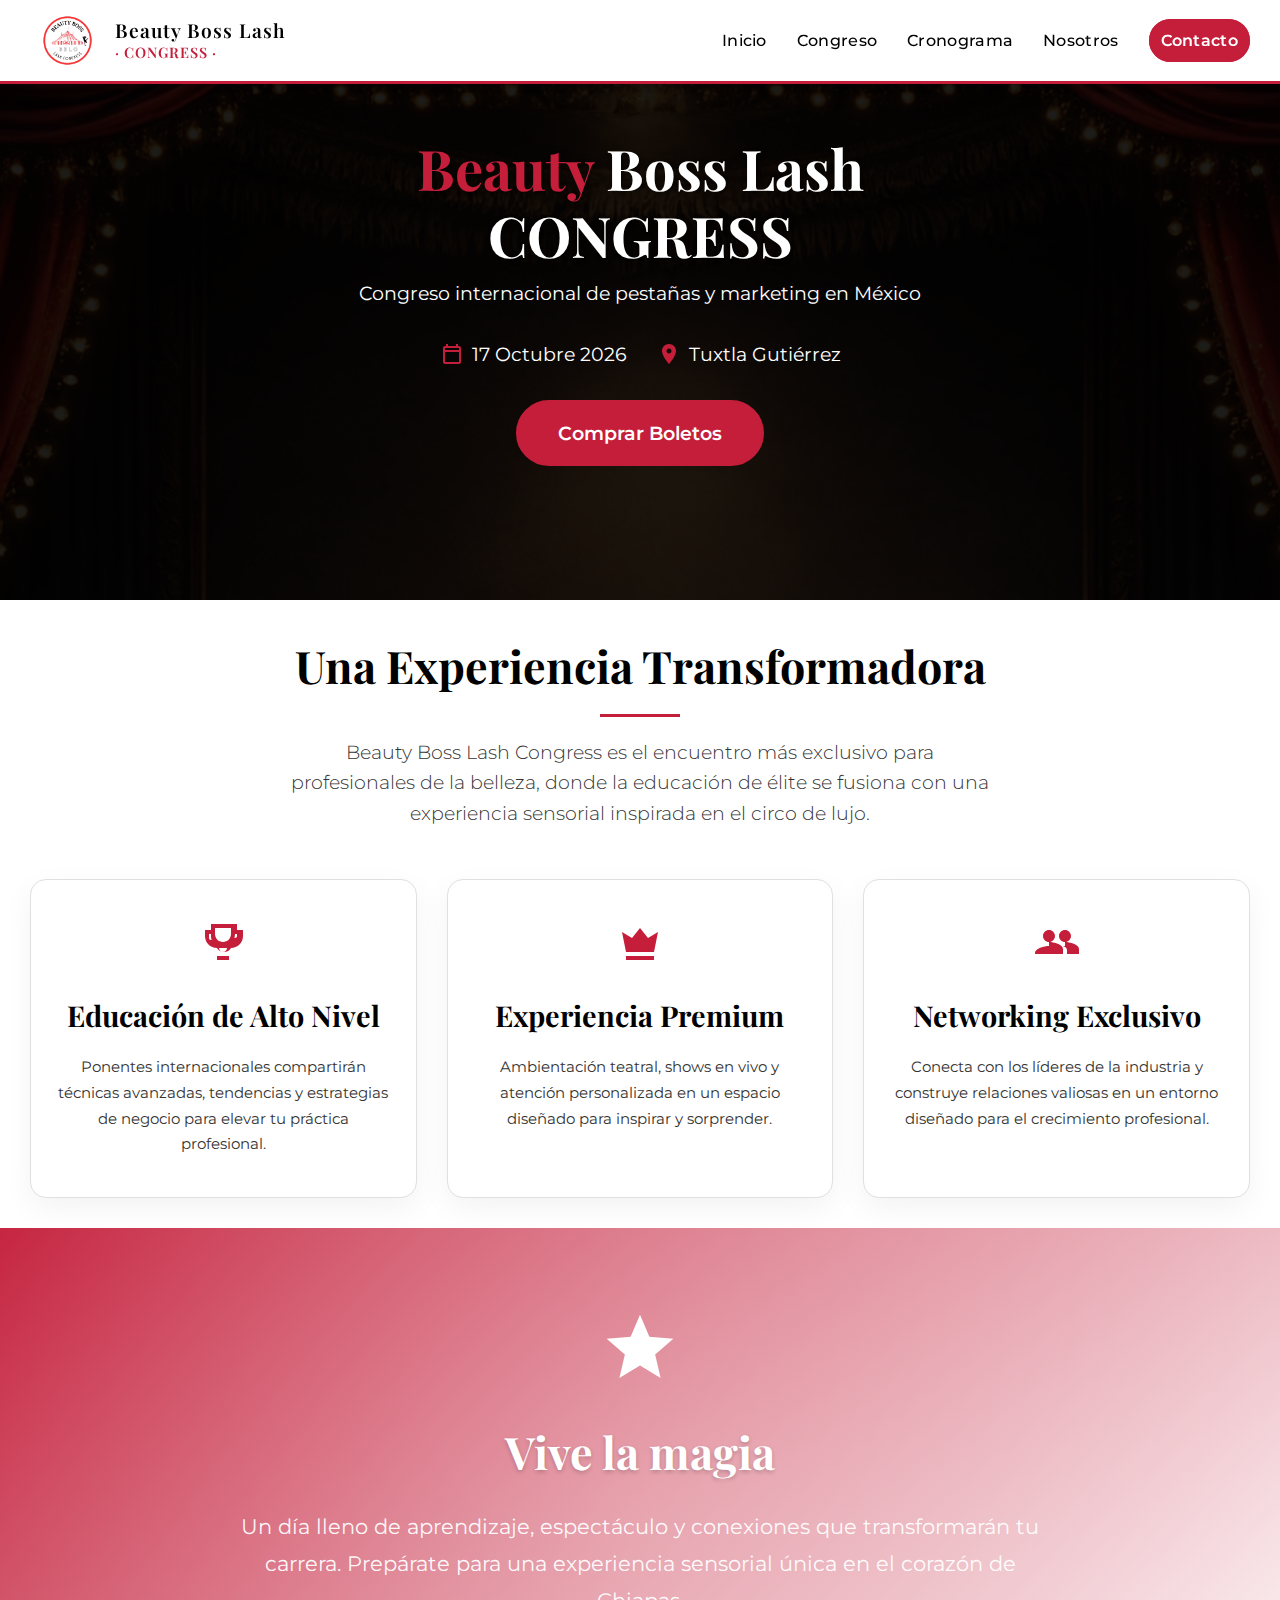
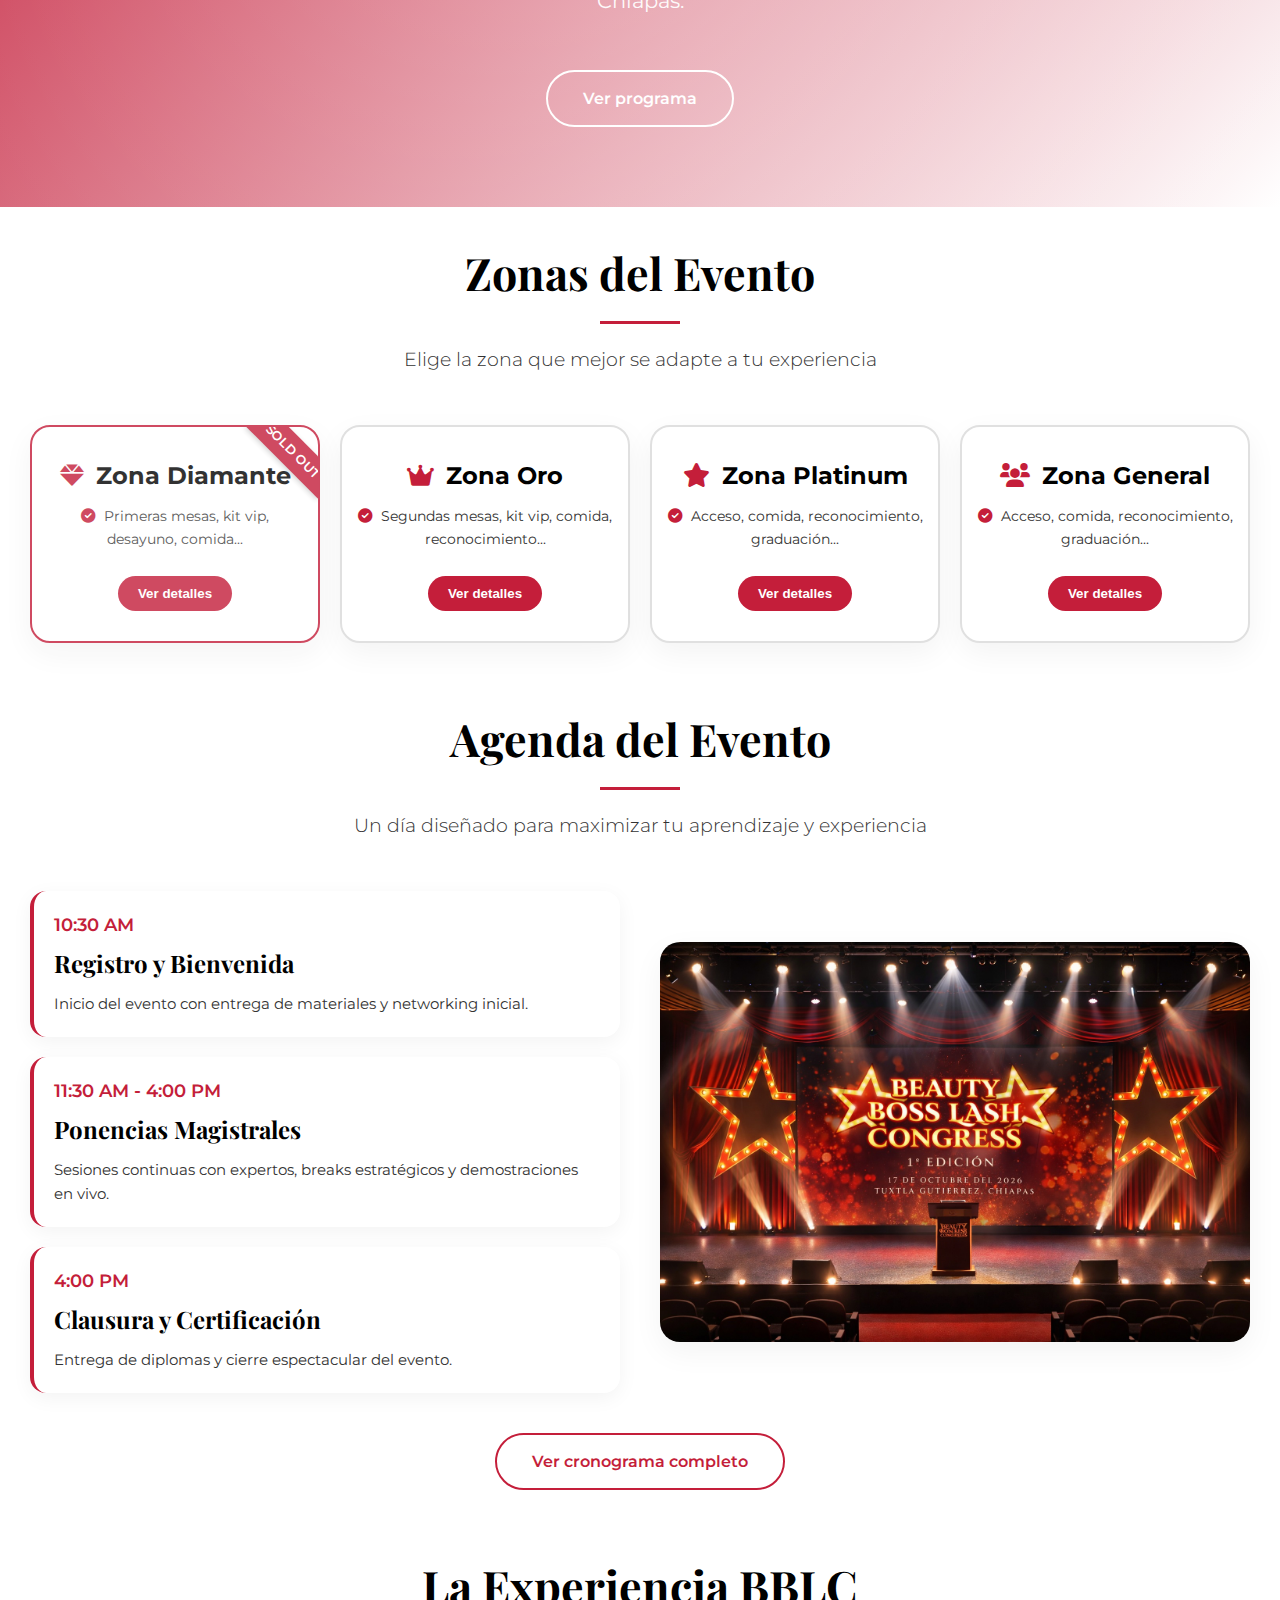
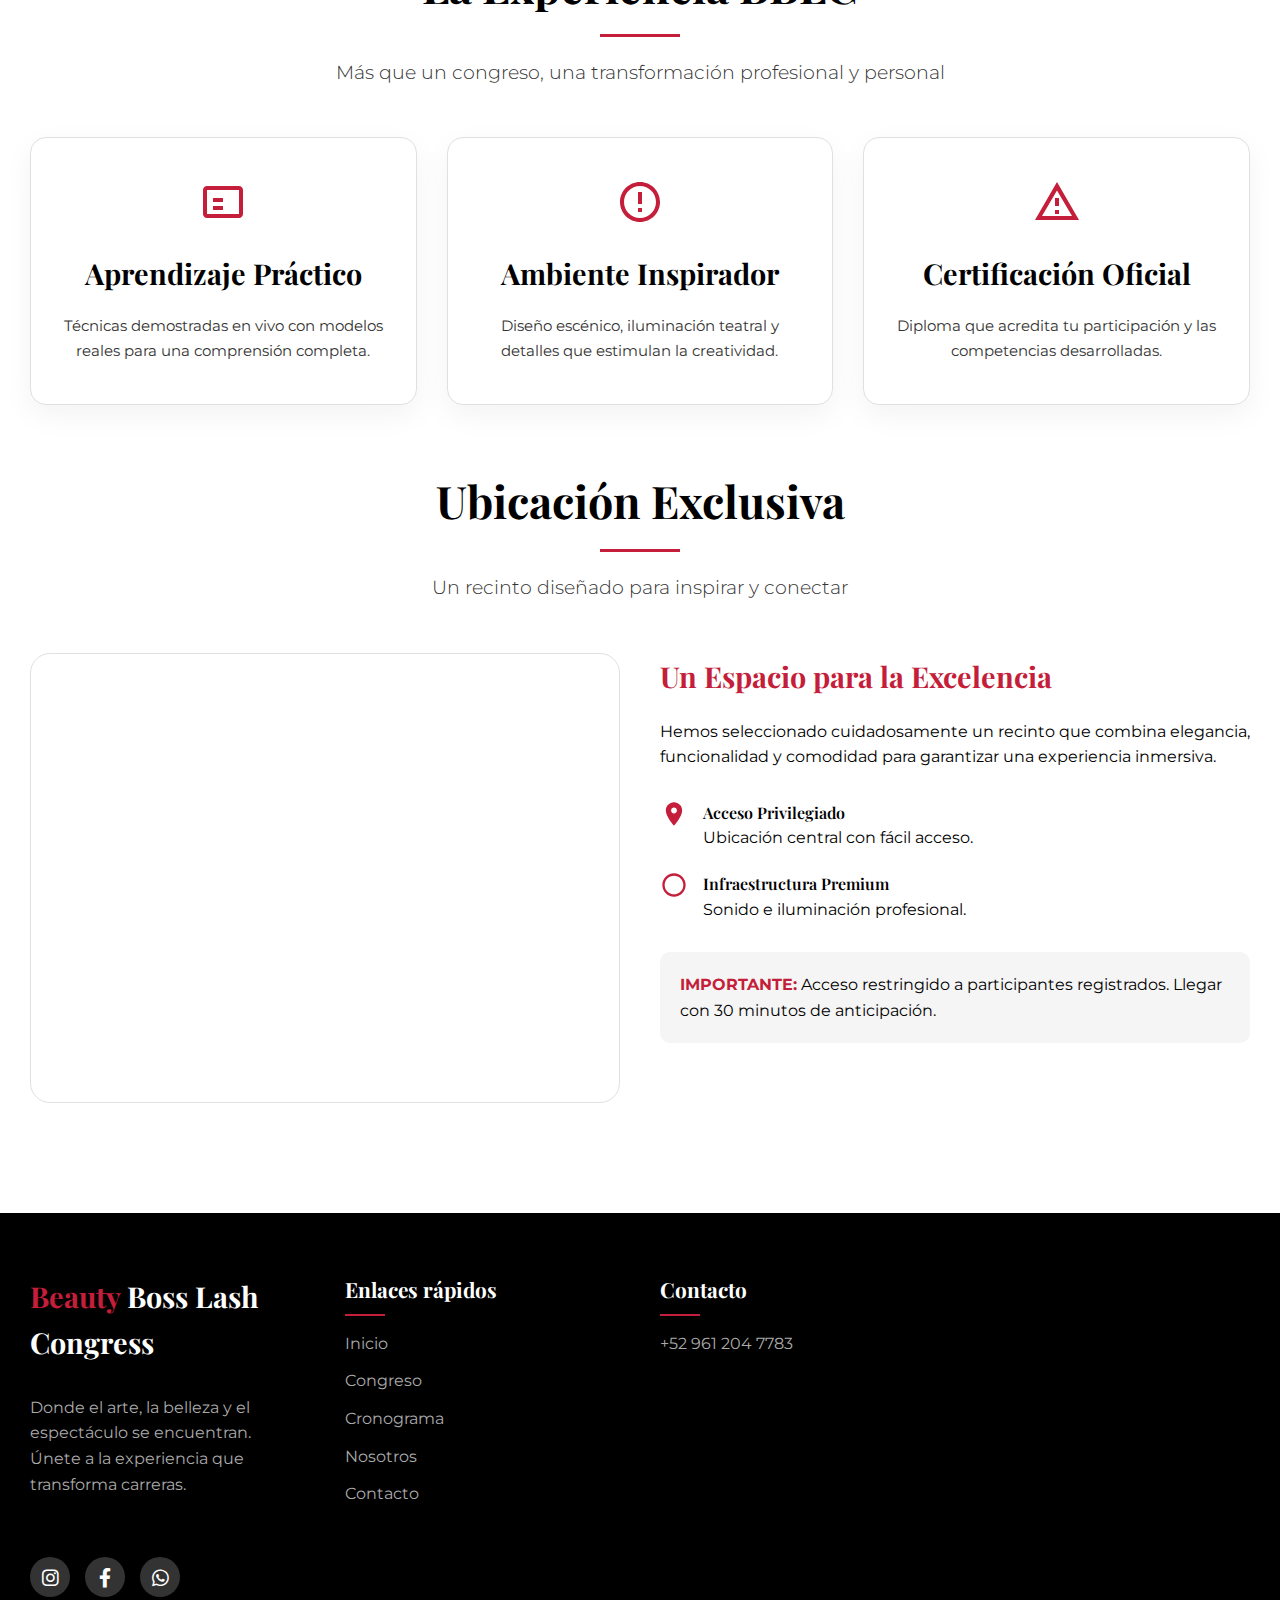
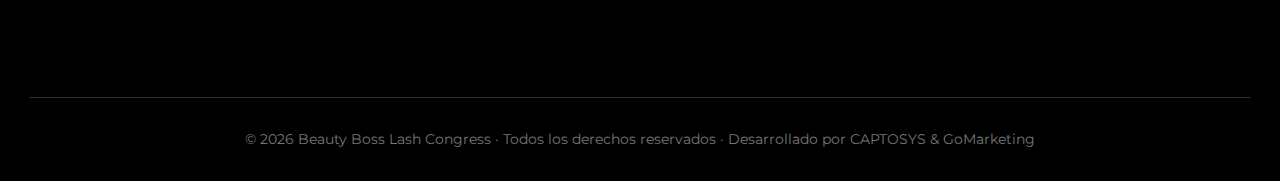
<file: index.html>
<!DOCTYPE html>
<html lang="es">

<head>
  <meta charset="UTF-8">
  <meta name="viewport" content="width=device-width, initial-scale=1.0">
  <title>Beauty Boss Lash Congress 2026 | Primera Edición</title>
  <!-- Fuentes y Font Awesome -->
  <link rel="stylesheet" href="https://cdnjs.cloudflare.com/ajax/libs/font-awesome/6.0.0-beta3/css/all.min.css">
  <link rel="preconnect" href="https://fonts.googleapis.com">
  <link rel="preconnect" href="https://fonts.gstatic.com" crossorigin>
  <link
    href="https://fonts.googleapis.com/css2?family=Playfair+Display:wght@400;500;600;700&family=Montserrat:wght@300;400;500;600;700&display=swap"
    rel="stylesheet">
  <style>
    /* Reset básico */
    * {
      margin: 0;
      padding: 0;
      box-sizing: border-box;
    }

    :root {
      --red: #C41E3A;
      --black: #000000;
      --white: #FFFFFF;
      --gray-light: #F5F5F5;
      --gray-medium: #E0E0E0;
      --gray-dark: #333333;
      --shadow: 0 10px 30px rgba(0, 0, 0, 0.05);
    }

    body {
      font-family: 'Montserrat', sans-serif;
      background-color: var(--white);
      color: var(--black);
      line-height: 1.6;
      overflow-x: hidden;
    }

    h1,
    h2,
    h3,
    h4 {
      font-family: 'Playfair Display', serif;
      font-weight: 700;
    }

    .container {
      max-width: 1280px;
      margin: 0 auto;
      padding: 0 24px;
    }

    /* ===== LOADER ===== */
    .loader-overlay {
      position: fixed;
      top: 0;
      left: 0;
      width: 100%;
      height: 100%;
      background: rgba(0, 0, 0, 0.85);
      backdrop-filter: blur(5px);
      display: flex;
      justify-content: center;
      align-items: center;
      z-index: 99999;
      transition: opacity 0.5s ease, visibility 0.5s;
    }

    .loader-overlay.hidden {
      opacity: 0;
      visibility: hidden;
    }

    .spinner {
      width: 80px;
      height: 80px;
      border: 6px solid rgba(255, 255, 255, 0.2);
      border-top-color: var(--red);
      border-radius: 50%;
      animation: spin 1s linear infinite;
    }

    @keyframes spin {
      to {
        transform: rotate(360deg);
      }
    }

    /* ===== MODAL ===== */
    .modal-overlay {
      position: fixed;
      top: 0;
      left: 0;
      width: 100%;
      height: 100%;
      background: rgba(0, 0, 0, 0.8);
      backdrop-filter: blur(5px);
      display: flex;
      justify-content: center;
      align-items: center;
      z-index: 100000;
      opacity: 0;
      visibility: hidden;
      transition: all 0.3s ease;
    }

    .modal-overlay.active {
      opacity: 1;
      visibility: visible;
    }

    .modal-content {
      background: var(--white);
      max-width: 600px;
      width: 90%;
      max-height: 80vh;
      overflow-y: auto;
      border-radius: 20px;
      padding: 30px;
      position: relative;
      box-shadow: 0 20px 40px rgba(0, 0, 0, 0.3);
    }

    .modal-close {
      position: absolute;
      top: 15px;
      right: 15px;
      font-size: 1.5rem;
      color: var(--gray-dark);
      cursor: pointer;
      transition: color 0.3s;
    }

    .modal-close:hover {
      color: var(--red);
    }

    .modal-title {
      font-size: 2rem;
      color: var(--red);
      margin-bottom: 20px;
      padding-right: 30px;
    }

    .modal-section {
      margin-bottom: 25px;
    }

    .modal-section h4 {
      font-size: 1.3rem;
      margin-bottom: 10px;
      color: var(--black);
      border-bottom: 2px solid var(--gray-medium);
      padding-bottom: 5px;
    }

    .modal-section ul {
      list-style: none;
    }

    .modal-section li {
      margin-bottom: 8px;
      display: flex;
      align-items: center;
      gap: 10px;
    }

    .modal-section li i {
      width: 24px;
      color: var(--red);
      font-size: 1.1rem;
    }

    .modal-price {
      font-size: 1.5rem;
      color: var(--red);
      font-weight: 700;
      margin: 15px 0;
    }

    .modal-btn {
      display: inline-block;
      background: #25D366;
      color: var(--white);
      padding: 14px 30px;
      border-radius: 50px;
      text-decoration: none;
      font-weight: 600;
      transition: all 0.3s;
      border: 2px solid transparent;
      margin-top: 20px;
    }

    .modal-btn:hover {
      background: transparent;
      border-color: #25D366;
      color: #25D366;
    }

    /* ===== HERO ===== */
    .hero {
      position: relative;
      background-image: url('/assets/img/portada-index.png');
      background-size: cover;
      background-position: center;
      background-repeat: no-repeat;
      min-height: 600px;
      display: flex;
      align-items: center;
      justify-content: center;
      text-align: center;
      color: var(--white);
      isolation: isolate;
    }

    .hero::before {
      /* content: ''; */
      position: absolute;
      inset: 0;
      background-color: rgba(0, 0, 0, 0.5);
      z-index: -1;
    }

    .hero-content {
      max-width: 800px;
      padding: 20px;
    }

    .hero-title {
      font-size: 3.5rem;
      font-weight: 700;
      line-height: 1.2;
      margin-bottom: 10px;
      text-shadow: 2px 2px 4px rgba(0, 0, 0, 0.5);
    }

    .hero-title span {
      color: var(--red);
    }

    .hero-description {
      font-size: 1.2rem;
      margin-bottom: 30px;
    }

    .hero-info {
      display: flex;
      justify-content: center;
      gap: 30px;
      margin-bottom: 30px;
      font-size: 1.2rem;
    }

    .hero-info-item {
      display: flex;
      align-items: center;
      gap: 8px;
    }

    .hero-info-item svg {
      width: 24px;
      height: 24px;
      fill: var(--red);
    }

    .btn-hero {
      background-color: var(--red);
      color: var(--white);
      padding: 16px 40px;
      font-size: 1.2rem;
      border-radius: 50px;
      text-decoration: none;
      font-weight: 600;
      display: inline-block;
      transition: all 0.3s ease;
      border: 2px solid var(--red);
    }

    .btn-hero:hover {
      background-color: var(--white);
      color: var(--red);
      border-color: var(--red);
    }

    /* ===== BOTONES ===== */
    .btn {
      display: inline-block;
      padding: 14px 35px;
      border-radius: 50px;
      text-decoration: none;
      font-weight: 600;
      transition: all 0.3s ease;
      border: 2px solid transparent;
    }

    .btn-red {
      background-color: var(--red);
      color: var(--white);
    }

    .btn-red:hover {
      background-color: var(--white);
      color: var(--red);
      border-color: var(--red);
    }

    .btn-outline {
      background-color: transparent;
      border: 2px solid var(--red);
      color: var(--red);
    }

    .btn-outline:hover {
      background-color: var(--red);
      color: var(--white);
    }

    /* ===== TÍTULOS DE SECCIÓN ===== */
    .section-title {
      font-size: 2.8rem;
      color: var(--black);
      margin-bottom: 20px;
      position: relative;
      padding-bottom: 15px;
      text-align: center;
    }

    .section-title::after {
      content: '';
      position: absolute;
      bottom: 0;
      left: 50%;
      transform: translateX(-50%);
      width: 80px;
      height: 3px;
      background-color: var(--red);
    }

    .section-subtitle {
      font-size: 1.2rem;
      color: var(--gray-dark);
      max-width: 700px;
      margin: 0 auto 50px;
      font-weight: 300;
      text-align: center;
    }

    /* ===== TARJETAS (ESTILO ORIGINAL RESTAURADO) ===== */
    .card {
      background-color: var(--white);
      border: 1px solid var(--gray-medium);
      border-radius: 16px;
      padding: 2.5rem 1.5rem;
      box-shadow: var(--shadow);
      transition: all 0.3s ease;
      height: 100%;
      display: flex;
      flex-direction: column;
      text-align: center;
    }

    .card:hover {
      transform: translateY(-5px);
      box-shadow: 0 15px 40px rgba(0, 0, 0, 0.1);
      border-color: var(--red);
    }

    .card h3 {
      font-size: 1.8rem;
      color: var(--black);
      margin-bottom: 1rem;
    }

    .card p {
      color: var(--gray-dark);
      font-size: 0.95rem;
      line-height: 1.7;
    }

    .card .icon-svg {
      margin: 0 auto 1.5rem;
      display: block;
      width: 48px;
      height: 48px;
      fill: var(--red);
      transition: fill 0.3s ease;
    }

    .card:hover .icon-svg {
      fill: var(--black);
    }

    /* ===== SECCIÓN GRADIENTE ===== */
    .gradient-section {
      background: linear-gradient(135deg, var(--red) 0%, var(--white) 100%);
      padding: 80px 0;
      text-align: center;
      position: relative;
      overflow: hidden;
    }

    .gradient-section::before {
      content: '';
      position: absolute;
      top: -50%;
      left: -50%;
      width: 200%;
      height: 200%;
      background: radial-gradient(circle, rgba(255, 255, 255, 0.2) 0%, transparent 60%);
      animation: rotate 30s linear infinite;
    }

    @keyframes rotate {
      from {
        transform: rotate(0deg);
      }

      to {
        transform: rotate(360deg);
      }
    }

    .gradient-content {
      position: relative;
      z-index: 2;
      max-width: 800px;
      margin: 0 auto;
    }

    .gradient-content h2 {
      font-size: 2.8rem;
      color: var(--white);
      margin-bottom: 20px;
      text-shadow: 0 2px 4px rgba(0, 0, 0, 0.2);
    }

    .gradient-content p {
      font-size: 1.3rem;
      color: rgba(255, 255, 255, 0.95);
      margin-bottom: 30px;
      line-height: 1.8;
    }

    /* ===== SECCIÓN ZONAS (con iconos y modal) ===== */
    .zones-grid {
      display: grid;
      grid-template-columns: repeat(4, 1fr);
      gap: 20px;
      margin-top: 30px;
    }

    .zone-card {
      background-color: var(--white);
      border: 2px solid var(--gray-medium);
      border-radius: 20px;
      padding: 30px 15px;
      text-align: center;
      box-shadow: var(--shadow);
      transition: transform 0.3s ease;
      position: relative;
      cursor: pointer;
    }

    .zone-card:hover {
      transform: translateY(-5px);
      border-color: var(--red);
    }

    .zone-card.sold-out {
      opacity: 0.8;
      border-color: var(--red);
      overflow: hidden;
    }

    .zone-card.sold-out::after {
      content: "SOLD OUT";
      position: absolute;
      top: 10px;
      right: -25px;
      background-color: var(--red);
      color: var(--white);
      padding: 5px 15px;
      font-size: 0.8rem;
      font-weight: 600;
      transform: rotate(45deg);
      box-shadow: 0 2px 5px rgba(0, 0, 0, 0.2);
    }

    .zone-name {
      font-size: 1.5rem;
      font-weight: 700;
      color: var(--black);
      margin-bottom: 10px;
    }

    .zone-name i {
      margin-right: 5px;
      color: var(--red);
    }

    .zone-preview {
      font-size: 0.9rem;
      color: var(--gray-dark);
      margin: 10px 0;
    }

    .zone-preview i {
      color: var(--red);
      margin-right: 5px;
    }

    .btn-zone-details {
      background-color: var(--red);
      color: var(--white);
      border: none;
      padding: 10px 20px;
      border-radius: 30px;
      font-weight: 600;
      cursor: pointer;
      transition: all 0.3s;
      margin-top: 15px;
    }

    .btn-zone-details:hover {
      background-color: var(--black);
    }

    /* ===== SECCIÓN AGENDA ===== */
    .agenda-grid {
      display: grid;
      grid-template-columns: 1fr 1fr;
      gap: 40px;
      align-items: center;
    }

    .agenda-list {
      display: flex;
      flex-direction: column;
      gap: 20px;
    }

    .agenda-item {
      background-color: var(--white);
      border-radius: 16px;
      padding: 20px;
      box-shadow: 0 5px 20px rgba(0, 0, 0, 0.05);
      border-left: 4px solid var(--red);
      transition: transform 0.3s ease;
    }

    .agenda-item:hover {
      transform: translateX(5px);
      box-shadow: 0 8px 25px rgba(196, 30, 58, 0.1);
    }

    .agenda-time {
      color: var(--red);
      font-weight: 600;
      font-size: 1.1rem;
      margin-bottom: 5px;
    }

    .agenda-item h3 {
      font-size: 1.5rem;
      margin-bottom: 10px;
      color: var(--black);
    }

    .agenda-item p {
      color: var(--gray-dark);
      font-size: 0.95rem;
    }

    .agenda-image {
      border-radius: 20px;
      overflow: hidden;
      box-shadow: var(--shadow);
      height: 400px;
    }

    .agenda-image img {
      width: 100%;
      height: 100%;
      object-fit: cover;
      transition: transform 0.5s ease;
    }

    .agenda-image:hover img {
      transform: scale(1.05);
    }

    /* ===== MAPA ===== */
    .map-container {
      border-radius: 20px;
      overflow: hidden;
      border: 1px solid var(--gray-medium);
      height: 450px;
    }

    .map-container iframe {
      width: 100%;
      height: 100%;
    }

    /* ===== GRIDS ===== */
    .grid-3 {
      display: grid;
      grid-template-columns: repeat(3, 1fr);
      gap: 30px;
    }

    .grid-2 {
      display: grid;
      grid-template-columns: repeat(2, 1fr);
      gap: 40px;
    }

    /* ===== RESPONSIVE (con ajustes mínimos para cards) ===== */
    @media (max-width: 1024px) {
      .grid-3 {
        grid-template-columns: repeat(2, 1fr);
      }

      .hero {
        padding-top: 2rem;
        min-height: 500px;
      }

      .agenda-grid {
        grid-template-columns: 1fr;
        gap: 30px;
      }

      .agenda-image {
        height: 300px;
        order: -1;
      }
    }

    @media (max-width: 768px) {
      .hero-title {
        font-size: 2.5rem;
      }

      .hero-description {
        font-size: 1rem;
      }

      .hero-info {
        flex-direction: column;
        gap: 10px;
        align-items: center;
      }

      .grid-3,
      .grid-2 {
        grid-template-columns: 1fr;
        gap: 20px;
      }

      .section-title {
        font-size: 2rem;
      }

      .gradient-content h2 {
        font-size: 2rem;
      }

      .gradient-content p {
        font-size: 1.1rem;
      }

      .map-container {
        height: 300px;
      }

      .zones-grid {
        grid-template-columns: repeat(2, 1fr);
      }
    }

    @media (max-width: 480px) {
      body {
        margin: 0;
        padding: 0;
      }

      .header {
        margin-top: 0;
        padding-top: 0;
      }

      .hero-content {
        padding: 10px;
      }

      .hero-title {
        font-size: 2rem;
      }

      .hero-info-item {
        font-size: 1rem;
      }

      .btn-hero {
        padding: 12px 30px;
        font-size: 1rem;
      }

      .container {
        padding: 0 16px;
      }

      .section-title {
        font-size: 1.8rem;
        padding: 0 10px;
      }

      .section-subtitle {
        font-size: 1rem;
        padding: 0 15px;
        margin-bottom: 30px;
      }

      /* Cards mantienen estilo original con ligera reducción de padding para móvil */
      .card {
        padding: 2rem 1rem;
      }

      .card h3 {
        font-size: 1.6rem;
      }

      .card p {
        font-size: 0.9rem;
      }

      .grid-2 {
        gap: 30px;
      }

      .grid-2 h3 {
        font-size: 1.5rem !important;
        text-align: center;
      }

      .grid-2>div:last-child {
        padding: 0 10px;
      }

      .grid-2 div[style*="margin-top: 30px"] {
        padding: 15px !important;
      }

      p {
        padding: 0 5px;
      }

      .section-block {
        margin: 1rem 0;
      }

      .zones-grid {
        grid-template-columns: 1fr;
      }

      .agenda-image {
        height: 250px;
      }


    }
    
  </style>
</head>

<body>
  <!-- LOADER -->
  <div class="loader-overlay" id="loader">
    <div class="spinner"></div>
  </div>

  <!-- MODAL -->
  <div class="modal-overlay" id="modal">
    <div class="modal-content" id="modalContent">
      <i class="fas fa-times modal-close" id="modalClose"></i>
      <div id="modalBody"></div>
    </div>
  </div>

  <div id="header"></div>

  <main>
    <!-- HERO -->
    <section class="hero">
      <div class="hero-content">
        <h1 class="hero-title">
          <span>Beauty</span> Boss Lash<br>CONGRESS
        </h1>
        <p class="hero-description">
          Congreso internacional de pestañas y marketing en México
        </p>
        <div class="hero-info">
          <div class="hero-info-item">
            <svg viewBox="0 0 24 24">
              <path
                d="M19 4h-1V2h-2v2H8V2H6v2H5c-1.1 0-2 .9-2 2v14c0 1.1.9 2 2 2h14c1.1 0 2-.9 2-2V6c0-1.1-.9-2-2-2zm0 16H5V10h14v10zm0-12H5V6h14v2z" />
            </svg>
            <span>17 Octubre 2026</span>
          </div>
          <div class="hero-info-item">
            <svg viewBox="0 0 24 24">
              <path
                d="M12 2C8.13 2 5 5.13 5 9c0 5.25 7 13 7 13s7-7.75 7-13c0-3.87-3.13-7-7-7zm0 9.5c-1.38 0-2.5-1.12-2.5-2.5s1.12-2.5 2.5-2.5 2.5 1.12 2.5 2.5-1.12 2.5-2.5 2.5z" />
            </svg>
            <span>Tuxtla Gutiérrez</span>
          </div>
        </div>
        <a href="https://wa.me/529612048783?text=Hola%2C%20quiero%20comprar%20boletos%20para%20Beauty%20Boss%20Lash%20Congress%202026"
          class="btn-hero" target="_blank">
          Comprar Boletos
        </a>
      </div>
    </section>

    <!-- SECCIÓN: EL CONGRESO (cards originales) -->
    <section class="container section-block" style="padding: 30px;">
      <div class="text-center">
        <h2 class="section-title">Una Experiencia Transformadora</h2>
        <p class="section-subtitle">
          Beauty Boss Lash Congress es el encuentro más exclusivo para profesionales de la belleza,
          donde la educación de élite se fusiona con una experiencia sensorial inspirada en el circo de lujo.
        </p>
      </div>

      <div class="grid-3">
        <!-- Tarjeta 1 -->
        <div class="card">
          <svg class="icon-svg" viewBox="0 0 24 24">
  <path d="M18 2H6v3H3v3c0 3.31 2.69 6 6 6 .7 1.19 1.98 2 3.5 2s2.8-.81 3.5-2c3.31 0 6-2.69 6-6V5h-3V2zm-2 2v3c0 2.21-1.79 4-4 4s-4-1.79-4-4V4h8zM5 8V7h1v1c0 .7.11 1.37.3 2H6c-.55 0-1-.45-1-1zm14 0c0 .55-.45 1-1 1h-.3c.19-.63.3-1.3.3-2V7h1v1zm-7 8c-1.1 0-2-.9-2-2h4c0 1.1-.9 2-2 2zm-3 2h6v2H9v-2z"/>
</svg>


          <h3>Educación de Alto Nivel</h3>
          <p>Ponentes internacionales compartirán técnicas avanzadas, tendencias y estrategias de negocio para elevar tu
            práctica profesional.</p>
        </div>
        <!-- Tarjeta 2 -->
        <div class="card">
          <svg class="icon-svg" viewBox="0 0 24 24">
  <path d="M5 16L3 6l5 3 4-5 4 5 5-3-2 10H5zm0 2h14v2H5v-2z"/>
</svg>

          <h3>Experiencia Premium</h3>
          <p>Ambientación teatral, shows en vivo y atención personalizada en un espacio diseñado para inspirar y
            sorprender.</p>
        </div>
        <!-- Tarjeta 3 -->
        <div class="card">
          <svg class="icon-svg" viewBox="0 0 24 24">
            <path
              d="M16 11c1.66 0 2.99-1.34 2.99-3S17.66 5 16 5c-1.66 0-3 1.34-3 3s1.34 3 3 3zm-8 0c1.66 0 2.99-1.34 2.99-3S9.66 5 8 5C6.34 5 5 6.34 5 8s1.34 3 3 3zm0 2c-2.33 0-7 1.17-7 3.5V17h14v-2.5c0-2.33-4.67-3.5-7-3.5zm8 0c-.29 0-.62.02-1 .05 1.16.38 2 1.06 2 1.95V17h6v-2.5c0-2.33-4.67-3.5-7-3.5z" />
          </svg>
          <h3>Networking Exclusivo</h3>
          <p>Conecta con los líderes de la industria y construye relaciones valiosas en un entorno diseñado para el
            crecimiento profesional.</p>
        </div>
      </div>
    </section>

    <!-- SECCIÓN VIBRANTE CON GRADIENTE -->
    <section class="gradient-section">
      <div class="gradient-content">
        <svg class="icon-svg" style="width: 80px; height: 80px; fill: white; margin-bottom: 20px;" viewBox="0 0 24 24">
          <path d="M12 17.27L18.18 21l-1.64-7.03L22 9.24l-7.19-.61L12 2 9.19 8.63 2 9.24l5.46 4.73L5.82 21z" />
        </svg>
        <h2>Vive la magia</h2>
        <p>Un día lleno de aprendizaje, espectáculo y conexiones que transformarán tu carrera. Prepárate para una
          experiencia sensorial única en el corazón de Chiapas.</p>
        <div style="display: flex; justify-content: center; align-items: center; margin-top: 50px;">
          <a href="/pages/cronograma.html" class="btn btn-outline"
            style="color: var(--white); border: 2px solid var(--white);">
            Ver programa
          </a>
        </div>
      </div>
    </section>

    <!-- SECCIÓN: ZONAS DEL EVENTO (con preview y modal) -->
    <section class="container section-block" style="padding: 30px;">
      <div class="text-center">
        <h2 class="section-title">Zonas del Evento</h2>
        <p class="section-subtitle">Elige la zona que mejor se adapte a tu experiencia</p>
      </div>

      <div class="zones-grid" id="zonesContainer">
        <!-- Diamante -->
        <div class="zone-card sold-out" data-zona="diamante">
          <div class="zone-name"><i class="fas fa-gem"></i> Zona Diamante</div>
          <div class="zone-preview">
            <i class="fas fa-check-circle"></i> Primeras mesas, kit vip, desayuno, comida...
          </div>
          <button class="btn-zone-details">Ver detalles</button>
        </div>
        <!-- Oro -->
        <div class="zone-card" data-zona="oro">
          <div class="zone-name"><i class="fas fa-crown"></i> Zona Oro</div>
          <div class="zone-preview">
            <i class="fas fa-check-circle"></i> Segundas mesas, kit vip, comida, reconocimiento...
          </div>
          <button class="btn-zone-details">Ver detalles</button>
        </div>
        <!-- Platinum -->
        <div class="zone-card" data-zona="platinum">
          <div class="zone-name"><i class="fas fa-star"></i> Zona Platinum</div>
          <div class="zone-preview">
            <i class="fas fa-check-circle"></i> Acceso, comida, reconocimiento, graduación...
          </div>
          <button class="btn-zone-details">Ver detalles</button>
        </div>
        <!-- General -->
        <div class="zone-card" data-zona="general">
          <div class="zone-name"><i class="fas fa-users"></i> Zona General</div>
          <div class="zone-preview">
            <i class="fas fa-check-circle"></i> Acceso, comida, reconocimiento, graduación...
          </div>
          <button class="btn-zone-details">Ver detalles</button>
        </div>
      </div>
    </section>

    <!-- SECCIÓN: AGENDA -->
    <section class="container section-block" style="padding: 30px;">
      <div class="text-center">
        <h2 class="section-title">Agenda del Evento</h2>
        <p class="section-subtitle">Un día diseñado para maximizar tu aprendizaje y experiencia</p>
      </div>

      <div class="agenda-grid">
        <div class="agenda-list">
          <div class="agenda-item">
            <div class="agenda-time">10:30 AM</div>
            <h3>Registro y Bienvenida</h3>
            <p>Inicio del evento con entrega de materiales y networking inicial.</p>
          </div>
          <div class="agenda-item">
            <div class="agenda-time">11:30 AM - 4:00 PM</div>
            <h3>Ponencias Magistrales</h3>
            <p>Sesiones continuas con expertos, breaks estratégicos y demostraciones en vivo.</p>
          </div>
          <div class="agenda-item">
            <div class="agenda-time">4:00 PM</div>
            <h3>Clausura y Certificación</h3>
            <p>Entrega de diplomas y cierre espectacular del evento.</p>
          </div>
        </div>
        <div class="agenda-image">
          <img src="/assets/img/evento.jpeg" alt="Evento de belleza" loading="lazy">
        </div>
      </div>
      <div style="display: flex; justify-content: center; margin-top: 40px;">
        <a href="/pages/cronograma.html" class="btn btn-outline">Ver cronograma completo</a>
      </div>
    </section>

    <!-- SECCIÓN: EXPERIENCIA BBLC (cards originales) -->
    <section class="container section-block" style="padding: 30px;">
      <div class="text-center">
        <h2 class="section-title">La Experiencia BBLC</h2>
        <p class="section-subtitle">Más que un congreso, una transformación profesional y personal</p>
      </div>

      <div class="grid-3">
        <div class="card">
          <svg class="icon-svg" viewBox="0 0 24 24">
            <path
              d="M20 4H4c-1.1 0-2 .9-2 2v12c0 1.1.9 2 2 2h16c1.1 0 2-.9 2-2V6c0-1.1-.9-2-2-2zm0 14H4V6h16v12zM7 10h5v2H7v-2zm0 4h5v2H7v-2z" />
          </svg>
          <h3>Aprendizaje Práctico</h3>
          <p>Técnicas demostradas en vivo con modelos reales para una comprensión completa.</p>
        </div>
        <div class="card">
          <svg class="icon-svg" viewBox="0 0 24 24">
            <path
              d="M12 2C6.48 2 2 6.48 2 12s4.48 10 10 10 10-4.48 10-10S17.52 2 12 2zm0 18c-4.41 0-8-3.59-8-8s3.59-8 8-8 8 3.59 8 8-3.59 8-8 8zm-1-13h2v6h-2V7zm0 8h2v2h-2v-2z" />
          </svg>
          <h3>Ambiente Inspirador</h3>
          <p>Diseño escénico, iluminación teatral y detalles que estimulan la creatividad.</p>
        </div>
        <div class="card">
          <svg class="icon-svg" viewBox="0 0 24 24">
            <path d="M12 2L1 21h22L12 2zm0 4.2L19.5 19h-15L12 6.2zM13 16h-2v2h2v-2zm0-6h-2v4h2v-4z" />
          </svg>
          <h3>Certificación Oficial</h3>
          <p>Diploma que acredita tu participación y las competencias desarrolladas.</p>
        </div>
      </div>
    </section>

    <!-- SECCIÓN: UBICACIÓN -->
    <section class="container section-block" style="padding: 30px;">
      <div class="text-center">
        <h2 class="section-title">Ubicación Exclusiva</h2>
        <p class="section-subtitle">Un recinto diseñado para inspirar y conectar</p>
      </div>

      <div class="grid-2">
        <div class="map-container">
          <iframe src="https://www.google.com/maps/embed?pb=!1m14!1m8!1m3!1d15281.054947889028!2d-93.1284169!3d16.7635492!3m2!1i1024!2i768!4f13.1!3m3!1m2!1s0x85ecd896aff387bb%3A0x872024f17d5a25db!2sFestare%20Espacios%20para%20eventos!5e0!3m2!1ses-419!2smx!4v1771277129729!5m2!1ses-419!2smx" width="600" height="450" style="border:0;" allowfullscreen="" loading="lazy" referrerpolicy="no-referrer-when-downgrade"></iframe>
        </div>
        <div>
          <h3 style="color: var(--red); font-size: 1.8rem; margin-bottom: 20px;">Un Espacio para la Excelencia</h3>
          <p style="margin-bottom: 30px;">Hemos seleccionado cuidadosamente un recinto que combina elegancia,
            funcionalidad y comodidad para garantizar una experiencia inmersiva.</p>

          <div style="display: flex; flex-direction: column; gap: 20px;">
            <div style="display: flex; gap: 15px;">
              <svg class="icon-svg" style="width: 28px; height: 28px; fill: var(--red);" viewBox="0 0 24 24">
                <path
                  d="M12 2C8.13 2 5 5.13 5 9c0 5.25 7 13 7 13s7-7.75 7-13c0-3.87-3.13-7-7-7zm0 9.5c-1.38 0-2.5-1.12-2.5-2.5s1.12-2.5 2.5-2.5 2.5 1.12 2.5 2.5-1.12 2.5-2.5 2.5z" />
              </svg>
              <div>
                <h4 style="font-weight: 600;">Acceso Privilegiado</h4>
                <p>Ubicación central con fácil acceso.</p>
              </div>
            </div>
            <div style="display: flex; gap: 15px;">
              <svg class="icon-svg" style="width: 28px; height: 28px; fill: var(--red);" viewBox="0 0 24 24">
                <path
                  d="M12 2C6.48 2 2 6.48 2 12s4.48 10 10 10 10-4.48 10-10S17.52 2 12 2zm0 18c-4.41 0-8-3.59-8-8s3.59-8 8-8 8 3.59 8 8-3.59 8-8 8z" />
              </svg>
              <div>
                <h4 style="font-weight: 600;">Infraestructura Premium</h4>
                <p>Sonido e iluminación profesional.</p>
              </div>
            </div>
          </div>

          <div style="margin-top: 30px; background-color: var(--gray-light); padding: 20px; border-radius: 10px;">
            <p><strong style="color: var(--red);">IMPORTANTE:</strong> Acceso restringido a participantes registrados.
              Llegar con 30 minutos de anticipación.</p>
          </div>
        </div>
      </div>
    </section>
  </main>

  <div id="footer"></div>

  <script src="/js/include.js"></script>
  <script>
    // Ocultar loader cuando todo esté cargado
    window.addEventListener('load', function () {
      setTimeout(function () {
        document.getElementById('loader').classList.add('hidden');
      }, 500);
    });

    // Datos de las zonas
    const zonasData = {
      diamante: {
        nombre: 'Zona Diamante',
        icono: 'fa-gem',
        precio: '$5,800',
        precioOriginal: '$6,500',
        reserva: '$600',
        incluye: [
          'Primeras mesas',
          'Lugar personalizado',
          'Bolsa personalizada',
          'Acceso al evento y todas las ponencias',
          'Transporte al lugar del evento',
          'Gafete de ingreso',
          'Desayuno antes de iniciar el evento',
          'Kit vip de bienvenida',
          'Foto profesional día del evento',
          'Cóctel de bienvenida',
          'Snack de bienvenida',
          'Vaso personalizado',
          'Comida',
          'Reconocimiento acrílico',
          'Graduación'
        ],
        disponibilidad: '',
        soldOut: true
      },
      oro: {
        nombre: 'Zona Oro',
        icono: 'fa-crown',
        precio: '$4,800',
        precioOriginal: '$5,500',
        reserva: '$500',
        incluye: [
          'Lugares también reservado (segundas y terceras mesas)',
          'Acceso al evento y todas las ponencias',
          'Vaso personalizado',
          'Gafete de ingreso',
          'Kit vip de bienvenida',
          'Cóctel de bienvenida',
          'Bolsa personalizada',
          'Comida',
          'Reconocimiento acrílico',
          'Graduación'
        ],
        disponibilidad: ''
      },
      platinum: {
        nombre: 'Zona Platinum',
        icono: 'fa-star',
        precio: '$3,700',
        precioOriginal: '$4,000',
        reserva: '$400',
        incluye: [
          'Acceso al evento y todas las ponencias',
          'Brazalete de ingreso',
          'Kit vip de bienvenida',
          'Comida',
          'Reconocimiento acrílico',
          'Graduación'
        ],
        disponibilidad: ''
      },
      general: {
        nombre: 'Zona General',
        icono: 'fa-users',
        precio: '$2,500',
        precioOriginal: '$3,000',
        reserva: '$400',
        incluye: [
          'Acceso al evento y todas las ponencias',
          'Comida',
          'Reconocimiento acrílico',
          'Graduación'
        ],
        disponibilidad: ''
      }
    };

    const modal = document.getElementById('modal');
    const modalBody = document.getElementById('modalBody');
    const modalClose = document.getElementById('modalClose');

    document.querySelectorAll('.btn-zone-details').forEach(btn => {
      btn.addEventListener('click', function (e) {
        e.stopPropagation();
        const zoneCard = this.closest('.zone-card');
        const zona = zoneCard.dataset.zona;
        mostrarModal(zona);
      });
    });

    function cerrarModal() {
      modal.classList.remove('active');
    }
    modalClose.addEventListener('click', cerrarModal);
    modal.addEventListener('click', function (e) {
      if (e.target === modal) cerrarModal();
    });

    function mostrarModal(zona) {
      const data = zonasData[zona];
      if (!data) return;

      const incluyeHTML = data.incluye.map(item => `<li><i class="fas fa-check-circle" style="color: var(--red);"></i> ${item}</li>`).join('');

      const html = `
        <h2 class="modal-title"><i class="fas ${data.icono}"></i> ${data.nombre}</h2>
        <div class="modal-section">
          <h4>Precio</h4>
          <div class="modal-price">${data.precio} <span style="font-size: 1rem; color: var(--gray-dark); text-decoration: line-through;">${data.precioOriginal}</span></div>
          <p><strong>Reserva:</strong> ${data.reserva}</p>
        </div>
        <div class="modal-section">
          <h4>Incluye</h4>
          <ul>${incluyeHTML}</ul>
        </div>
        <div class="modal-section">
          <h4>Disponibilidad</h4>
          <p>${data.disponibilidad}</p>
          <p style="margin-top: 10px;"><i class="fas fa-exclamation-triangle" style="color: var(--red);"></i> Los lugares se asignan conforme se inscriben. Última fecha de pago: 15 de octubre.</p>
        </div>
        <div class="modal-section">
          <h4>Importante</h4>
          <ul>
            <li><i class="fas fa-times-circle" style="color: var(--red);"></i> No hay cambios de zona, cancelaciones, reembolsos o traspasos.</li>
            <li><i class="fas fa-check-circle" style="color: var(--green);"></i> Al apartar te agregaremos al grupo.</li>
            <li><i class="fas fa-check-circle" style="color: var(--green);"></i> Sin depósito no hay apartado.</li>
            <li><i class="fas fa-check-circle" style="color: var(--green);"></i> Guarda tus recibos de pago.</li>
          </ul>
        </div>
       <div style="text-align: center;">
  <a href="https://wa.me/529612047783?text=Hola%2C%20quiero%20comprar%20la%20entrada%20en%20Beauty%20Boss%20Lash%20Congress.%20Por%20favor%20ind%C3%ADquenme%20disponibilidad."
     class="modal-btn"
     target="_blank">
    <i class="fab fa-whatsapp"></i> Contactar ahora
  </a>
</div>

      `;
      modalBody.innerHTML = html;
      modal.classList.add('active');
    }
  </script>
</body>

</html>
</file>
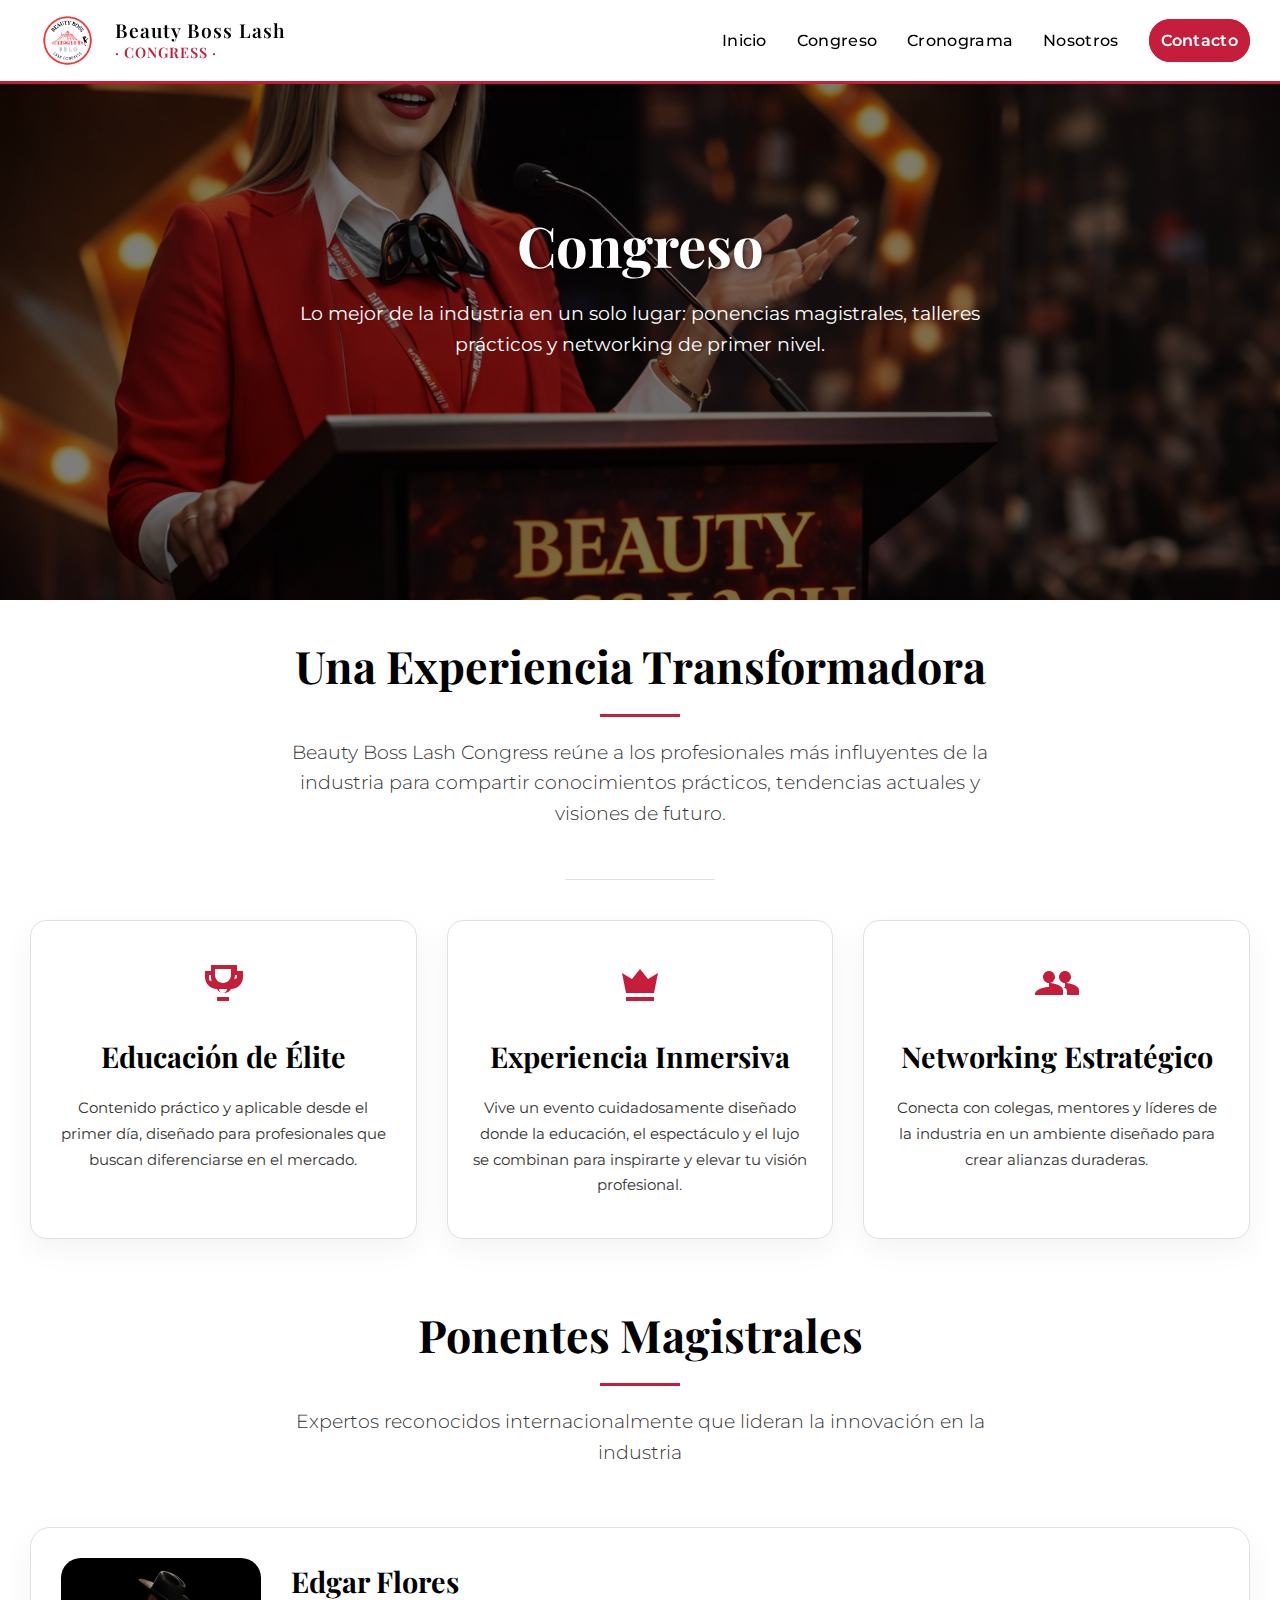
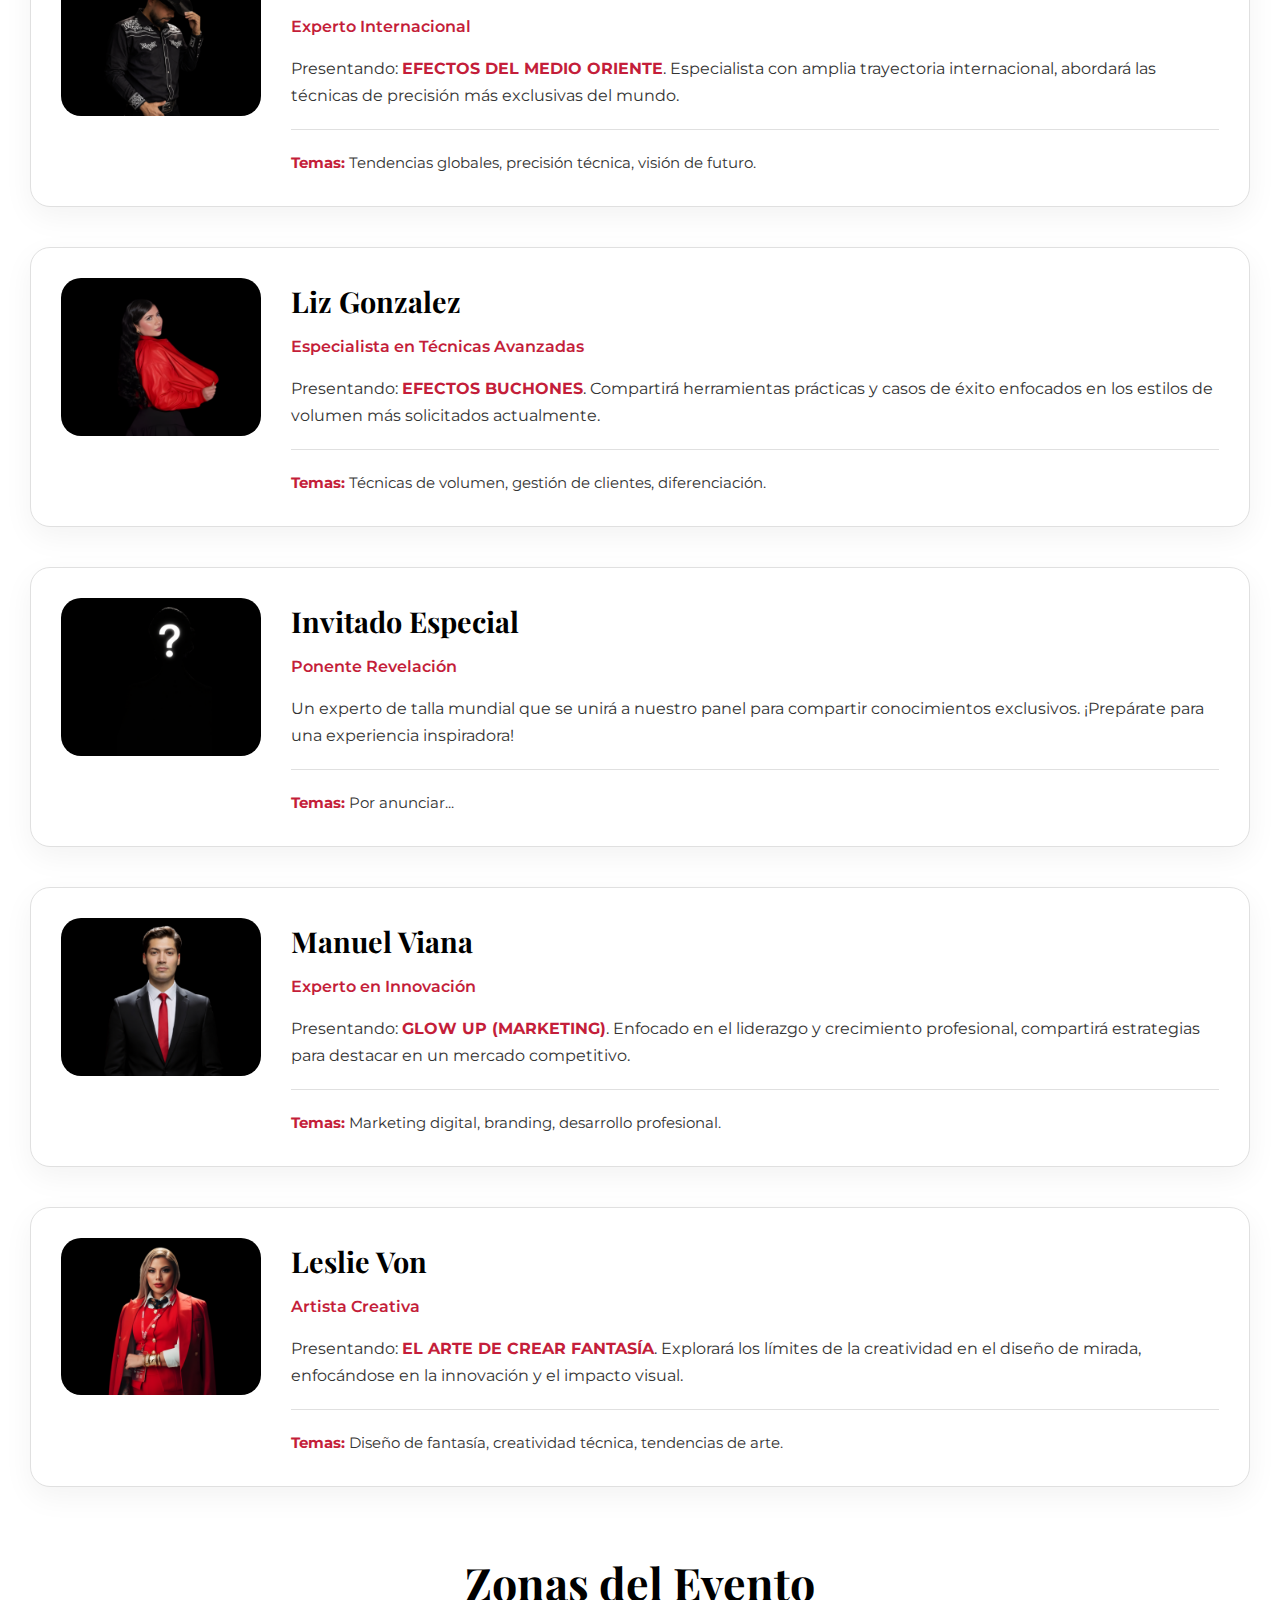
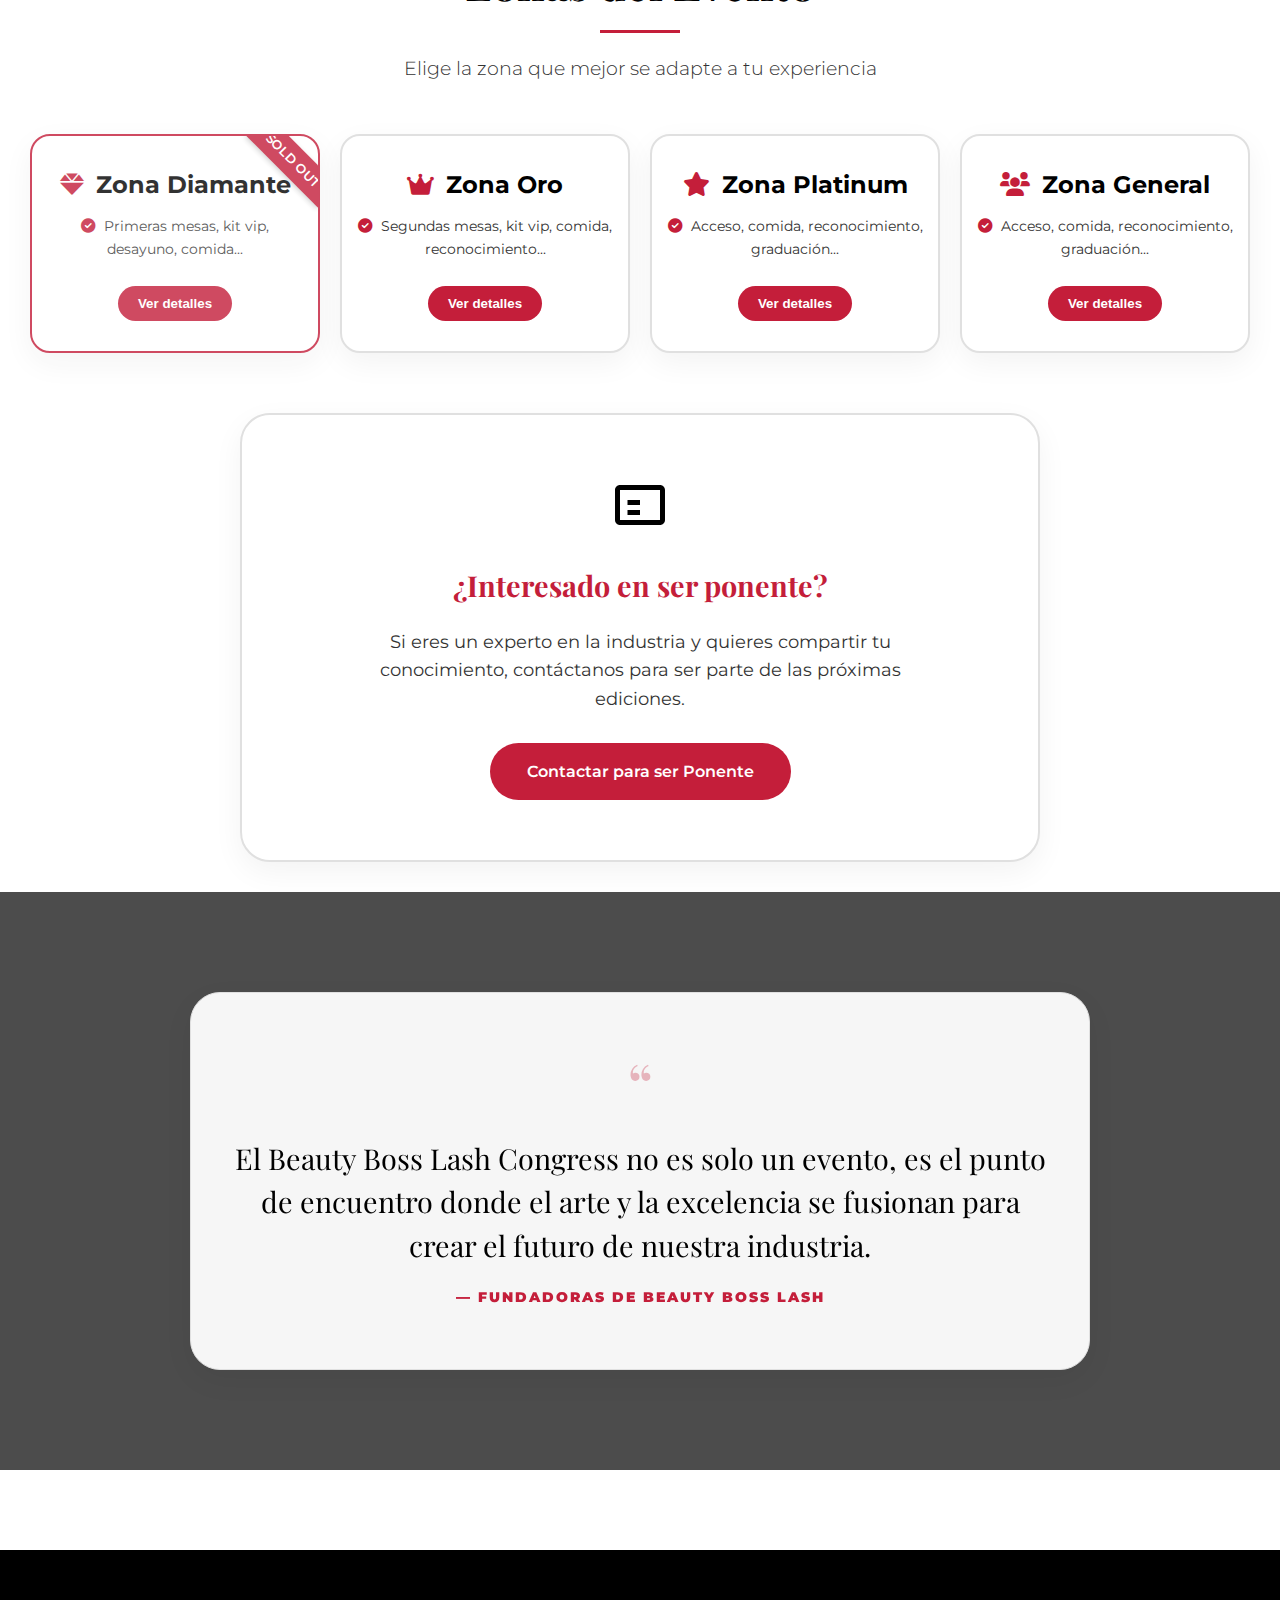
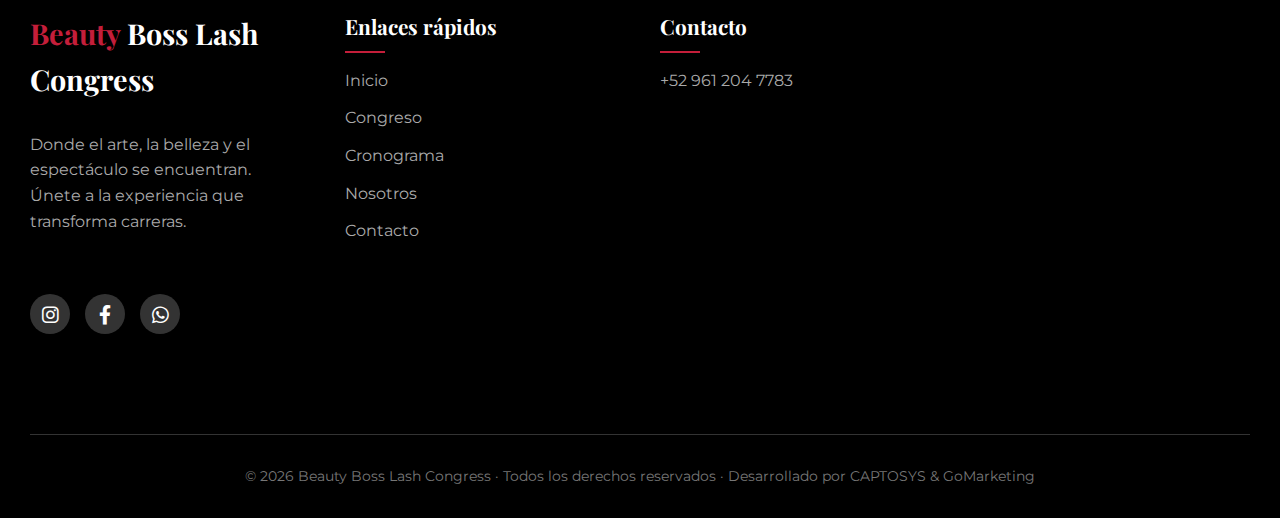
<file: pages/congreso.html>
<!DOCTYPE html>
<html lang="es">

<head>
  <meta charset="UTF-8" />
  <meta name="viewport" content="width=device-width, initial-scale=1.0" />
  <meta name="description"
    content="Beauty Boss Lash Congress - Un espectáculo de belleza, arte y poder inspirado en el circo de lujo" />
  <title>Beauty Boss Lash Congress - El Congreso</title>

  <!-- FUENTES Y FONT AWESOME -->
  <link rel="stylesheet" href="https://cdnjs.cloudflare.com/ajax/libs/font-awesome/6.0.0-beta3/css/all.min.css">
  <link rel="preconnect" href="https://fonts.googleapis.com">
  <link rel="preconnect" href="https://fonts.gstatic.com" crossorigin>
  <link
    href="https://fonts.googleapis.com/css2?family=Playfair+Display:wght@400;500;600;700&family=Montserrat:wght@300;400;500;600;700&display=swap"
    rel="stylesheet">

  <style>
    /* ===== RESET Y VARIABLES GLOBALES ===== */
    * {
      margin: 0;
      padding: 0;
      box-sizing: border-box;
    }

    :root {
      --red: #C41E3A;
      --black: #000000;
      --white: #FFFFFF;
      --gray-light: #F5F5F5;
      --gray-medium: #E0E0E0;
      --gray-dark: #333333;
      --shadow: 0 10px 30px rgba(0, 0, 0, 0.05);
    }

    body {
      font-family: 'Montserrat', sans-serif;
      background-color: var(--white);
      color: var(--black);
      line-height: 1.6;
      overflow-x: hidden;
    }

    h1,
    h2,
    h3,
    h4 {
      font-family: 'Playfair Display', serif;
      font-weight: 700;
    }

    .container {
      max-width: 1280px;
      margin: 0 auto;
      padding: 0 24px;
    }

    /* ===== LOADER ===== */
    .loader-overlay {
      position: fixed;
      top: 0;
      left: 0;
      width: 100%;
      height: 100%;
      background: rgba(0, 0, 0, 0.85);
      backdrop-filter: blur(5px);
      display: flex;
      justify-content: center;
      align-items: center;
      z-index: 99999;
      transition: opacity 0.5s ease, visibility 0.5s;
    }
    .loader-overlay.hidden {
      opacity: 0;
      visibility: hidden;
    }
    .spinner {
      width: 80px;
      height: 80px;
      border: 6px solid rgba(255, 255, 255, 0.2);
      border-top-color: var(--red);
      border-radius: 50%;
      animation: spin 1s linear infinite;
    }
    @keyframes spin {
      to { transform: rotate(360deg); }
    }

    /* ===== MODAL ===== */
    .modal-overlay {
      position: fixed;
      top: 0;
      left: 0;
      width: 100%;
      height: 100%;
      background: rgba(0, 0, 0, 0.8);
      backdrop-filter: blur(5px);
      display: flex;
      justify-content: center;
      align-items: center;
      z-index: 100000;
      opacity: 0;
      visibility: hidden;
      transition: all 0.3s ease;
    }
    .modal-overlay.active {
      opacity: 1;
      visibility: visible;
    }
    .modal-content {
      background: var(--white);
      max-width: 600px;
      width: 90%;
      max-height: 80vh;
      overflow-y: auto;
      border-radius: 20px;
      padding: 30px;
      position: relative;
      box-shadow: 0 20px 40px rgba(0,0,0,0.3);
    }
    .modal-close {
      position: absolute;
      top: 15px;
      right: 15px;
      font-size: 1.5rem;
      color: var(--gray-dark);
      cursor: pointer;
      transition: color 0.3s;
    }
    .modal-close:hover {
      color: var(--red);
    }
    .modal-title {
      font-size: 2rem;
      color: var(--red);
      margin-bottom: 20px;
      padding-right: 30px;
    }
    .modal-section {
      margin-bottom: 25px;
    }
    .modal-section h4 {
      font-size: 1.3rem;
      margin-bottom: 10px;
      color: var(--black);
      border-bottom: 2px solid var(--gray-medium);
      padding-bottom: 5px;
    }
    .modal-section ul {
      list-style: none;
    }
    .modal-section li {
      margin-bottom: 8px;
      display: flex;
      align-items: center;
      gap: 10px;
    }
    .modal-section li i {
      width: 24px;
      color: var(--red);
      font-size: 1.1rem;
    }
    .modal-price {
      font-size: 1.5rem;
      color: var(--red);
      font-weight: 700;
      margin: 15px 0;
    }
    .modal-btn {
      display: inline-block;
      background: #25D366;
      color: var(--white);
      padding: 14px 30px;
      border-radius: 50px;
      text-decoration: none;
      font-weight: 600;
      transition: all 0.3s;
      border: 2px solid transparent;
      margin-top: 20px;
    }
    .modal-btn:hover {
      background: transparent;
      border-color: #25D366;
      color: #25D366;
    }

    /* ===== HERO ===== */
    .hero {
      position: relative;
      background-image: url('/assets/img/congreso-banner.jpeg');
      background-size: cover;
      background-position: center;
      background-repeat: no-repeat;
      min-height: 600px;
      display: flex;
      align-items: center;
      justify-content: center;
      text-align: center;
      color: var(--white);
      isolation: isolate;
    }

    .hero::before {
      content: '';
      position: absolute;
      inset: 0;
      background-color: rgba(0, 0, 0, 0.5);
      z-index: -1;
    }

    .hero-content {
      max-width: 800px;
      padding: 20px;
    }

    .hero-title {
      font-size: 3.5rem;
      font-weight: 700;
      line-height: 1.2;
      margin-bottom: 20px;
      text-shadow: 2px 2px 4px rgba(0,0,0,0.5);
    }

    .hero-description {
      font-size: 1.2rem;
      margin-bottom: 30px;
    }

    /* ===== BOTONES ===== */
    .btn {
      display: inline-block;
      padding: 14px 35px;
      border-radius: 50px;
      text-decoration: none;
      font-weight: 600;
      transition: all 0.3s ease;
      border: 2px solid transparent;
    }

    .btn-red {
      background-color: var(--red);
      color: var(--white);
    }
    .btn-red:hover {
      background-color: var(--white);
      color: var(--red);
      border-color: var(--red);
    }

    .btn-outline {
      background-color: transparent;
      border: 2px solid var(--red);
      color: var(--red);
    }
    .btn-outline:hover {
      background-color: var(--red);
      color: var(--white);
    }

    /* ===== TÍTULOS DE SECCIÓN ===== */
    .section-title {
      font-size: 2.8rem;
      color: var(--black);
      margin-bottom: 20px;
      position: relative;
      padding-bottom: 15px;
      text-align: center;
    }

    .section-title::after {
      content: '';
      position: absolute;
      bottom: 0;
      left: 50%;
      transform: translateX(-50%);
      width: 80px;
      height: 3px;
      background-color: var(--red);
    }

    .section-subtitle {
      font-size: 1.2rem;
      color: var(--gray-dark);
      max-width: 700px;
      margin: 0 auto 50px;
      font-weight: 300;
      text-align: center;
    }

    /* ===== TARJETAS GENÉRICAS ===== */
    .card {
      background-color: var(--white);
      border: 1px solid var(--gray-medium);
      border-radius: 16px;
      padding: 2.5rem 1.5rem;
      box-shadow: var(--shadow);
      transition: all 0.3s ease;
      height: 100%;
      display: flex;
      flex-direction: column;
      text-align: center;
    }

    .card:hover {
      transform: translateY(-5px);
      box-shadow: 0 15px 40px rgba(0, 0, 0, 0.1);
      border-color: var(--red);
    }

    .card h3 {
      font-size: 1.8rem;
      color: var(--black);
      margin-bottom: 1rem;
    }

    .card p {
      color: var(--gray-dark);
      font-size: 0.95rem;
      line-height: 1.7;
    }

    .card .icon-svg,
    .info-card .icon-svg,
    .speaker-card .icon-svg {
      margin: 0 auto 1.5rem;
      display: block;
      width: 48px;
      height: 48px;
      fill: var(--red);
      transition: fill 0.3s ease;
    }

    .card:hover .icon-svg,
    .info-card:hover .icon-svg,
    .speaker-card:hover .icon-svg {
      fill: var(--black);
    }

    /* ===== SECCIÓN ZONAS ===== */
    .zones-grid {
      display: grid;
      grid-template-columns: repeat(4, 1fr);
      gap: 20px;
      margin-top: 30px;
    }

    .zone-card {
      background-color: var(--white);
      border: 2px solid var(--gray-medium);
      border-radius: 20px;
      padding: 30px 15px;
      text-align: center;
      box-shadow: var(--shadow);
      transition: transform 0.3s ease;
      position: relative;
      cursor: pointer;
    }

    .zone-card:hover {
      transform: translateY(-5px);
      border-color: var(--red);
    }

    .zone-card.sold-out {
      opacity: 0.8;
      border-color: var(--red);
      overflow: hidden;
    }

    .zone-card.sold-out::after {
      content: "SOLD OUT";
      position: absolute;
      top: 10px;
      right: -25px;
      background-color: var(--red);
      color: var(--white);
      padding: 5px 15px;
      font-size: 0.8rem;
      font-weight: 600;
      transform: rotate(45deg);
      box-shadow: 0 2px 5px rgba(0,0,0,0.2);
    }

    .zone-name {
      font-size: 1.5rem;
      font-weight: 700;
      color: var(--black);
      margin-bottom: 10px;
    }
    .zone-name i {
      margin-right: 5px;
      color: var(--red);
    }
    .zone-preview {
      font-size: 0.9rem;
      color: var(--gray-dark);
      margin: 10px 0;
    }
    .zone-preview i {
      color: var(--red);
      margin-right: 5px;
    }
    .btn-zone-details {
      background-color: var(--red);
      color: var(--white);
      border: none;
      padding: 10px 20px;
      border-radius: 30px;
      font-weight: 600;
      cursor: pointer;
      transition: all 0.3s;
      margin-top: 15px;
    }
    .btn-zone-details:hover {
      background-color: var(--black);
    }

    /* ===== PONENTES HORIZONTALES ===== */
    .speaker-horizontal {
      display: flex;
      gap: 30px;
      background-color: var(--white);
      border: 1px solid var(--gray-medium);
      border-radius: 20px;
      padding: 30px;
      box-shadow: var(--shadow);
      transition: all 0.3s ease;
    }

    .speaker-horizontal:hover {
      transform: translateY(-5px);
      border-color: var(--red);
    }

    .speaker-horizontal .speaker-img {
      flex-shrink: 0;
    }

    .speaker-horizontal img {
      border-radius: 20px;
      max-width: 200px;
      width: 100%;
      height: auto;
    }

    .speaker-horizontal .speaker-info {
      flex: 1;
    }

    .speaker-horizontal h4 {
      font-size: 1.8rem;
      color: var(--black);
      margin-bottom: 10px;
    }

    .speaker-horizontal .speaker-role {
      color: var(--red);
      font-weight: 600;
      display: block;
      margin-bottom: 15px;
    }

    .speaker-horizontal p {
      color: var(--gray-dark);
      line-height: 1.7;
    }

    .speaker-horizontal .topics {
      margin-top: 20px;
      padding-top: 20px;
      border-top: 1px solid var(--gray-medium);
    }

    .speaker-horizontal .topics p {
      font-size: 0.95rem;
      color: var(--gray-dark);
    }

    .speaker-horizontal .topics strong {
      color: var(--red);
    }

    /* ===== GRIDS ===== */
    .grid-3 {
      display: grid;
      grid-template-columns: repeat(3, 1fr);
      gap: 30px;
    }

    /* ===== CTA PARA PONENTE ===== */
    .cta-card {
      background: var(--white);
      padding: 60px 40px;
      border-radius: 30px;
      border: 2px solid var(--gray-medium);
      max-width: 800px;
      margin: 0 auto;
      box-shadow: var(--shadow);
      text-align: center;
    }

    /* ===== CITA DESTACADA CON PARALLAX ===== */
    .quote-section {
      position: relative;
      background-image: url('/assets/img/parlax.jpg');
      background-attachment: fixed;
      background-size: cover;
      background-position: center;
      background-repeat: no-repeat;
      padding: 100px 0;
      isolation: isolate;
      min-height: 500px;
      display: flex;
      align-items: center;
    }

    .quote-section::before {
      content: '';
      position: absolute;
      inset: 0;
      background-color: rgba(0, 0, 0, 0.7);
      z-index: 1;
    }

    .quote-card {
      position: relative;
      z-index: 2;
      max-width: 900px;
      margin: 0 auto;
      background-color: rgba(255, 255, 255, 0.95);
      border-radius: 30px;
      padding: 60px 40px;
      box-shadow: var(--shadow);
      border: 1px solid var(--gray-medium);
      text-align: center;
      backdrop-filter: blur(5px);
    }

    .quote-icon {
      font-size: 4rem;
      line-height: 1;
      color: var(--red);
      opacity: 0.3;
      font-family: 'Playfair Display', serif;
    }

    .quote-text {
      font-size: 1.8rem;
      color: var(--black);
      margin: 20px 0;
      font-family: 'Playfair Display', serif;
      line-height: 1.5;
    }

    .quote-author {
      color: var(--red);
      font-weight: 600;
      text-transform: uppercase;
      letter-spacing: 2px;
      font-size: 0.85rem;
    }

    /* ===== RESPONSIVE ===== */
    @media (max-width: 1024px) {
      .grid-3 {
        grid-template-columns: repeat(2, 1fr);
      }
      .hero {
        min-height: 500px;
      }
      .zones-grid {
        grid-template-columns: repeat(2, 1fr);
      }
    }

    @media (max-width: 768px) {
      .hero-title {
        font-size: 2.5rem;
      }
      .hero-description {
        font-size: 1rem;
      }
      .grid-3 {
        grid-template-columns: 1fr;
      }
      .section-title {
        font-size: 2rem;
      }
      .hero {
        padding-top: 2rem;
        min-height: 400px;
      }
      .speaker-horizontal {
        flex-direction: column;
        text-align: center;
      }
      .speaker-horizontal .speaker-img {
        margin: 0 auto;
      }
      .speaker-horizontal img {
        max-width: 100%;
      }
      .cta-card {
        padding: 40px 20px;
      }
      .cta-card h3 {
        font-size: 1.8rem;
      }
      .quote-card {
        padding: 40px 20px;
      }
      .quote-text {
        font-size: 1.4rem;
      }
      /* Desactivar parallax en móvil */
      .quote-section {
        background-attachment: scroll;
      }
      .zones-grid {
        grid-template-columns: repeat(2, 1fr);
      }
    }

    @media (max-width: 480px) {
      .hero {
        min-height: 300px;
      }
      .btn {
        padding: 12px 25px;
      }
      .section-block {
        margin: 1rem 0;
      }
      .zones-grid {
        grid-template-columns: 1fr;
      }

      .margin-card{
        margin: 1rem;
      }
    }
  </style>
</head>

<body>
  <!-- LOADER -->
  <div class="loader-overlay" id="loader">
    <div class="spinner"></div>
  </div>

  <!-- MODAL -->
  <div class="modal-overlay" id="modal">
    <div class="modal-content" id="modalContent">
      <i class="fas fa-times modal-close" id="modalClose"></i>
      <div id="modalBody"></div>
    </div>
  </div>

  <!-- CONTENEDOR PARA HEADER -->
  <div id="header"></div>

  <main>
    <!-- HERO -->
    <section class="hero">
      <div class="hero-content">
        <h1 class="hero-title">Congreso</h1>
        <p class="hero-description">
          Lo mejor de la industria en un solo lugar: ponencias magistrales, talleres prácticos y networking de primer nivel.
        </p>
      </div>
    </section>

    <!-- INTRODUCCIÓN AL CONGRESO -->
    <section class="container section-block" style="padding: 30px;">
      <div class="text-center">
        <h2 class="section-title">Una Experiencia Transformadora</h2>
        <p class="section-subtitle">
          Beauty Boss Lash Congress reúne a los profesionales más influyentes de la industria
          para compartir conocimientos prácticos, tendencias actuales y visiones de futuro.
        </p>
        <div class="divider" style="width: 150px; margin: 40px auto; height: 1px; background: var(--gray-medium);"></div>
      </div>

      <div class="grid-3">
        <div class="card">
           <svg class="icon-svg" viewBox="0 0 24 24">
  <path d="M18 2H6v3H3v3c0 3.31 2.69 6 6 6 .7 1.19 1.98 2 3.5 2s2.8-.81 3.5-2c3.31 0 6-2.69 6-6V5h-3V2zm-2 2v3c0 2.21-1.79 4-4 4s-4-1.79-4-4V4h8zM5 8V7h1v1c0 .7.11 1.37.3 2H6c-.55 0-1-.45-1-1zm14 0c0 .55-.45 1-1 1h-.3c.19-.63.3-1.3.3-2V7h1v1zm-7 8c-1.1 0-2-.9-2-2h4c0 1.1-.9 2-2 2zm-3 2h6v2H9v-2z"/>
</svg>
          <h3>Educación de Élite</h3>
          <p>Contenido práctico y aplicable desde el primer día, diseñado para profesionales que buscan diferenciarse en el mercado.</p>
        </div>
        <div class="card">
          <svg class="icon-svg" viewBox="0 0 24 24">
  <path d="M5 16L3 6l5 3 4-5 4 5 5-3-2 10H5zm0 2h14v2H5v-2z"/>
</svg>
          <h3>Experiencia Inmersiva</h3>
          <p>Vive un evento cuidadosamente diseñado donde la educación, el espectáculo y el lujo se combinan para inspirarte y elevar tu visión profesional.</p>
        </div>
        <div class="card">
          <svg class="icon-svg" viewBox="0 0 24 24">
            <path d="M16 11c1.66 0 2.99-1.34 2.99-3S17.66 5 16 5c-1.66 0-3 1.34-3 3s1.34 3 3 3zm-8 0c1.66 0 2.99-1.34 2.99-3S9.66 5 8 5C6.34 5 5 6.34 5 8s1.34 3 3 3zm0 2c-2.33 0-7 1.17-7 3.5V17h14v-2.5c0-2.33-4.67-3.5-7-3.5zm8 0c-.29 0-.62.02-1 .05 1.16.38 2 1.06 2 1.95V17h6v-2.5c0-2.33-4.67-3.5-7-3.5z" />
          </svg>
          <h3>Networking Estratégico</h3>
          <p>Conecta con colegas, mentores y líderes de la industria en un ambiente diseñado para crear alianzas duraderas.</p>
        </div>
      </div>
    </section>

    <!-- PONENTES DETALLADOS -->
    <section class="container section-block" style="padding: 30px;" id="congreso">
      <div class="text-center" style="margin-bottom: 60px;">
        <h2 class="section-title">Ponentes Magistrales</h2>
        <p class="section-subtitle">Expertos reconocidos internacionalmente que lideran la innovación en la industria</p>
      </div>

      <div class="speakers-list" style="display: flex; flex-direction: column; gap: 40px;">
        <!-- Edgar -->
        <div class="speaker-horizontal">
          <div class="speaker-img"><img src="/assets/img/ponentes/3.png" alt="Edgar Flores"></div>
          <div class="speaker-info">
            <h4>Edgar Flores</h4>
            <span class="speaker-role">Experto Internacional</span>
            <p>Presentando: <strong style="color: var(--red);">EFECTOS DEL MEDIO ORIENTE</strong>. Especialista con amplia trayectoria internacional, abordará las técnicas de precisión más exclusivas del mundo.</p>
            <div class="topics">
              <p><strong style="color: var(--red);">Temas:</strong> Tendencias globales, precisión técnica, visión de futuro.</p>
            </div>
          </div>
        </div>
        <!-- Liz -->
        <div class="speaker-horizontal">
          <div class="speaker-img"><img src="/assets/img/ponentes/2.png" alt="Liz Gonzalez"></div>
          <div class="speaker-info">
            <h4>Liz Gonzalez</h4>
            <span class="speaker-role">Especialista en Técnicas Avanzadas</span>
            <p>Presentando: <strong style="color: var(--red);">EFECTOS BUCHONES</strong>. Compartirá herramientas prácticas y casos de éxito enfocados en los estilos de volumen más solicitados actualmente.</p>
            <div class="topics">
              <p><strong style="color: var(--red);">Temas:</strong> Técnicas de volumen, gestión de clientes, diferenciación.</p>
            </div>
          </div>
        </div>
        <!-- Invitado sorpresa -->
        <div class="speaker-horizontal">
          <div class="speaker-img"><img src="/assets/img/ponentes/5.png" alt="Invitado Especial"></div>
          <div class="speaker-info">
            <h4>Invitado Especial</h4>
            <span class="speaker-role">Ponente Revelación</span>
            <p>Un experto de talla mundial que se unirá a nuestro panel para compartir conocimientos exclusivos. ¡Prepárate para una experiencia inspiradora!</p>
            <div class="topics">
              <p><strong style="color: var(--red);">Temas:</strong> Por anunciar...</p>
            </div>
          </div>
        </div>
        <!-- Manuel Viana -->
        <div class="speaker-horizontal">
          <div class="speaker-img"><img src="/assets/img/ponentes/4.png" alt="Manuel Viana"></div>
          <div class="speaker-info">
            <h4>Manuel Viana</h4>
            <span class="speaker-role">Experto en Innovación</span>
            <p>Presentando: <strong style="color: var(--red);">GLOW UP (MARKETING)</strong>. Enfocado en el liderazgo y crecimiento profesional, compartirá estrategias para destacar en un mercado competitivo.</p>
            <div class="topics">
              <p><strong style="color: var(--red);">Temas:</strong> Marketing digital, branding, desarrollo profesional.</p>
            </div>
          </div>
        </div>
        <!-- Leslie Von -->
        <div class="speaker-horizontal">
          <div class="speaker-img"><img src="/assets/img/ponentes/1.png" alt="Leslie Von"></div>
          <div class="speaker-info">
            <h4>Leslie Von</h4>
            <span class="speaker-role">Artista Creativa</span>
            <p>Presentando: <strong style="color: var(--red);">EL ARTE DE CREAR FANTASÍA</strong>. Explorará los límites de la creatividad en el diseño de mirada, enfocándose en la innovación y el impacto visual.</p>
            <div class="topics">
              <p><strong style="color: var(--red);">Temas:</strong> Diseño de fantasía, creatividad técnica, tendencias de arte.</p>
            </div>
          </div>
        </div>
      </div>
    </section>

    <!-- SECCIÓN: ZONAS DEL EVENTO -->
    <section class="container section-block" style="padding: 30px;">
      <div class="text-center">
        <h2 class="section-title">Zonas del Evento</h2>
        <p class="section-subtitle">Elige la zona que mejor se adapte a tu experiencia</p>
      </div>

      <div class="zones-grid" id="zonesContainer">
        <!-- Diamante -->
        <div class="zone-card sold-out" data-zona="diamante">
          <div class="zone-name"><i class="fas fa-gem"></i> Zona Diamante</div>
          <div class="zone-preview">
            <i class="fas fa-check-circle"></i> Primeras mesas, kit vip, desayuno, comida...
          </div>
          <button class="btn-zone-details">Ver detalles</button>
        </div>
        <!-- Oro -->
        <div class="zone-card" data-zona="oro">
          <div class="zone-name"><i class="fas fa-crown"></i> Zona Oro</div>
          <div class="zone-preview">
            <i class="fas fa-check-circle"></i> Segundas mesas, kit vip, comida, reconocimiento...
          </div>
          <button class="btn-zone-details">Ver detalles</button>
        </div>
        <!-- Platinum -->
        <div class="zone-card" data-zona="platinum">
          <div class="zone-name"><i class="fas fa-star"></i> Zona Platinum</div>
          <div class="zone-preview">
            <i class="fas fa-check-circle"></i> Acceso, comida, reconocimiento, graduación...
          </div>
          <button class="btn-zone-details">Ver detalles</button>
        </div>
        <!-- General -->
        <div class="zone-card" data-zona="general">
          <div class="zone-name"><i class="fas fa-users"></i> Zona General</div>
          <div class="zone-preview">
            <i class="fas fa-check-circle"></i> Acceso, comida, reconocimiento, graduación...
          </div>
          <button class="btn-zone-details">Ver detalles</button>
        </div>
      </div>
    </section>

    <!-- CTA PARA SER PONENTE -->
    <section class="container section-block" style="padding: 30px;">
      <div class="text-center">
        <div class="cta-card">
          <svg class="icon-svg" style="width: 60px; height: 60px; margin: 0 auto 20px;" viewBox="0 0 24 24">
            <path d="M20 4H4c-1.1 0-2 .9-2 2v12c0 1.1.9 2 2 2h16c1.1 0 2-.9 2-2V6c0-1.1-.9-2-2-2zm0 14H4V6h16v12zM7 10h5v2H7v-2zm0 4h5v2H7v-2z" />
          </svg>
          <h3 style="color: var(--red); font-size: 1.8rem; margin-bottom: 20px;">¿Interesado en ser ponente?</h3>
          <p style="color: var(--gray-dark); max-width: 600px; margin: 0 auto 30px; font-size: 1.1rem;">
            Si eres un experto en la industria y quieres compartir tu conocimiento, contáctanos para ser parte de las próximas ediciones.
          </p>
          <a href="/pages/contacto.html" class="btn btn-red">Contactar para ser Ponente</a>
        </div>
      </div>
    </section>

    <!-- CITA DESTACADA CON PARALLAX -->
    <section class="quote-section">
      <div class="quote-card margin-card">
        <div class="quote-icon">“</div>
        <div class="quote-text">
          El Beauty Boss Lash Congress no es solo un evento, es el punto de encuentro donde el arte y la excelencia se fusionan para crear el futuro de nuestra industria.
        </div>
        <div class="quote-author"><b>— Fundadoras de Beauty Boss Lash</b></div>
      </div>
    </section>
  </main>

  <!-- CONTENEDOR PARA FOOTER -->
  <div id="footer"></div>

  <!-- Script para cargar header y footer -->
  <script src="/js/include.js"></script>
  <script>
    // Ocultar loader cuando todo esté cargado
    window.addEventListener('load', function() {
      setTimeout(function() {
        document.getElementById('loader').classList.add('hidden');
      }, 500);
    });

    // Datos de las zonas (igual que en index)
    const zonasData = {
      diamante: {
        nombre: 'Zona Diamante',
        icono: 'fa-gem',
        precio: '$5,800',
        precioOriginal: '$6,500',
        reserva: '$600',
        incluye: [
          'Primeras mesas',
          'Lugar personalizado',
          'Bolsa personalizada',
          'Acceso al evento y todas las ponencias',
          'Transporte al lugar del evento',
          'Gafete de ingreso',
          'Desayuno antes de iniciar el evento',
          'Kit vip de bienvenida',
          'Foto profesional día del evento',
          'Cóctel de bienvenida',
          'Snack de bienvenida',
          'Vaso personalizado',
          'Comida',
          'Reconocimiento acrílico',
          'Graduación'
        ],
        disponibilidad: '',
        soldOut: true
      },
      oro: {
        nombre: 'Zona Oro',
        icono: 'fa-crown',
        precio: '$4,800',
        precioOriginal: '$5,500',
        reserva: '$500',
        incluye: [
          'Lugares también reservado (segundas y terceras mesas)',
          'Acceso al evento y todas las ponencias',
          'Vaso personalizado',
          'Gafete de ingreso',
          'Kit vip de bienvenida',
          'Cóctel de bienvenida',
          'Bolsa personalizada',
          'Comida',
          'Reconocimiento acrílico',
          'Graduación'
        ],
        disponibilidad: ''
      },
      platinum: {
        nombre: 'Zona Platinum',
        icono: 'fa-star',
        precio: '$3,700',
        precioOriginal: '$4,000',
        reserva: '$400',
        incluye: [
          'Acceso al evento y todas las ponencias',
          'Brazalete de ingreso',
          'Kit vip de bienvenida',
          'Comida',
          'Reconocimiento acrílico',
          'Graduación'
        ],
        disponibilidad: ''
      },
      general: {
        nombre: 'Zona General',
        icono: 'fa-users',
        precio: '$2,500',
        precioOriginal: '$3,000',
        reserva: '$400',
        incluye: [
          'Acceso al evento y todas las ponencias',
          'Comida',
          'Reconocimiento acrílico',
          'Graduación'
        ],
        disponibilidad: ''
      }
    };

    const modal = document.getElementById('modal');
    const modalBody = document.getElementById('modalBody');
    const modalClose = document.getElementById('modalClose');

    document.querySelectorAll('.btn-zone-details').forEach(btn => {
      btn.addEventListener('click', function(e) {
        e.stopPropagation();
        const zoneCard = this.closest('.zone-card');
        const zona = zoneCard.dataset.zona;
        mostrarModal(zona);
      });
    });

    function cerrarModal() {
      modal.classList.remove('active');
    }
    modalClose.addEventListener('click', cerrarModal);
    modal.addEventListener('click', function(e) {
      if (e.target === modal) cerrarModal();
    });

    function mostrarModal(zona) {
      const data = zonasData[zona];
      if (!data) return;

      const incluyeHTML = data.incluye.map(item => `<li><i class="fas fa-check-circle" style="color: var(--red);"></i> ${item}</li>`).join('');

      const html = `
        <h2 class="modal-title"><i class="fas ${data.icono}"></i> ${data.nombre}</h2>
        <div class="modal-section">
          <h4>Precio</h4>
          <div class="modal-price">${data.precio} <span style="font-size: 1rem; color: var(--gray-dark); text-decoration: line-through;">${data.precioOriginal}</span></div>
          <p><strong>Reserva:</strong> ${data.reserva}</p>
        </div>
        <div class="modal-section">
          <h4>Incluye</h4>
          <ul>${incluyeHTML}</ul>
        </div>
        <div class="modal-section">
          <h4>Disponibilidad</h4>
          <p>${data.disponibilidad}</p>
          <p style="margin-top: 10px;"><i class="fas fa-exclamation-triangle" style="color: var(--red);"></i> Los lugares se asignan conforme se inscriben. Última fecha de pago: 15 de octubre.</p>
        </div>
        <div class="modal-section">
          <h4>Importante</h4>
          <ul>
            <li><i class="fas fa-times-circle" style="color: var(--red);"></i> No hay cambios de zona, cancelaciones, reembolsos o traspasos.</li>
            <li><i class="fas fa-check-circle" style="color: var(--green);"></i> Al apartar te agregaremos al grupo.</li>
            <li><i class="fas fa-check-circle" style="color: var(--green);"></i> Sin depósito no hay apartado.</li>
            <li><i class="fas fa-check-circle" style="color: var(--green);"></i> Guarda tus recibos de pago.</li>
          </ul>
        </div>
        <div style="text-align: center;">
          <a href="https://wa.me/529612047783?text=Hola%2C%20quiero%20comprar%20la%20${encodeURIComponent(data.nombre)}%20en%20Beauty%20Boss%20Lash%20Congress.%20Por%20favor%2C%20ind%C3%ADquenme%20disponibilidad%20y%20pasos%20a%20seguir." class="modal-btn" target="_blank">
            <i class="fab fa-whatsapp"></i> Contactar ahora
          </a>
        </div>
      `;
      modalBody.innerHTML = html;
      modal.classList.add('active');
    }
  </script>
</body>

</html>
</file>
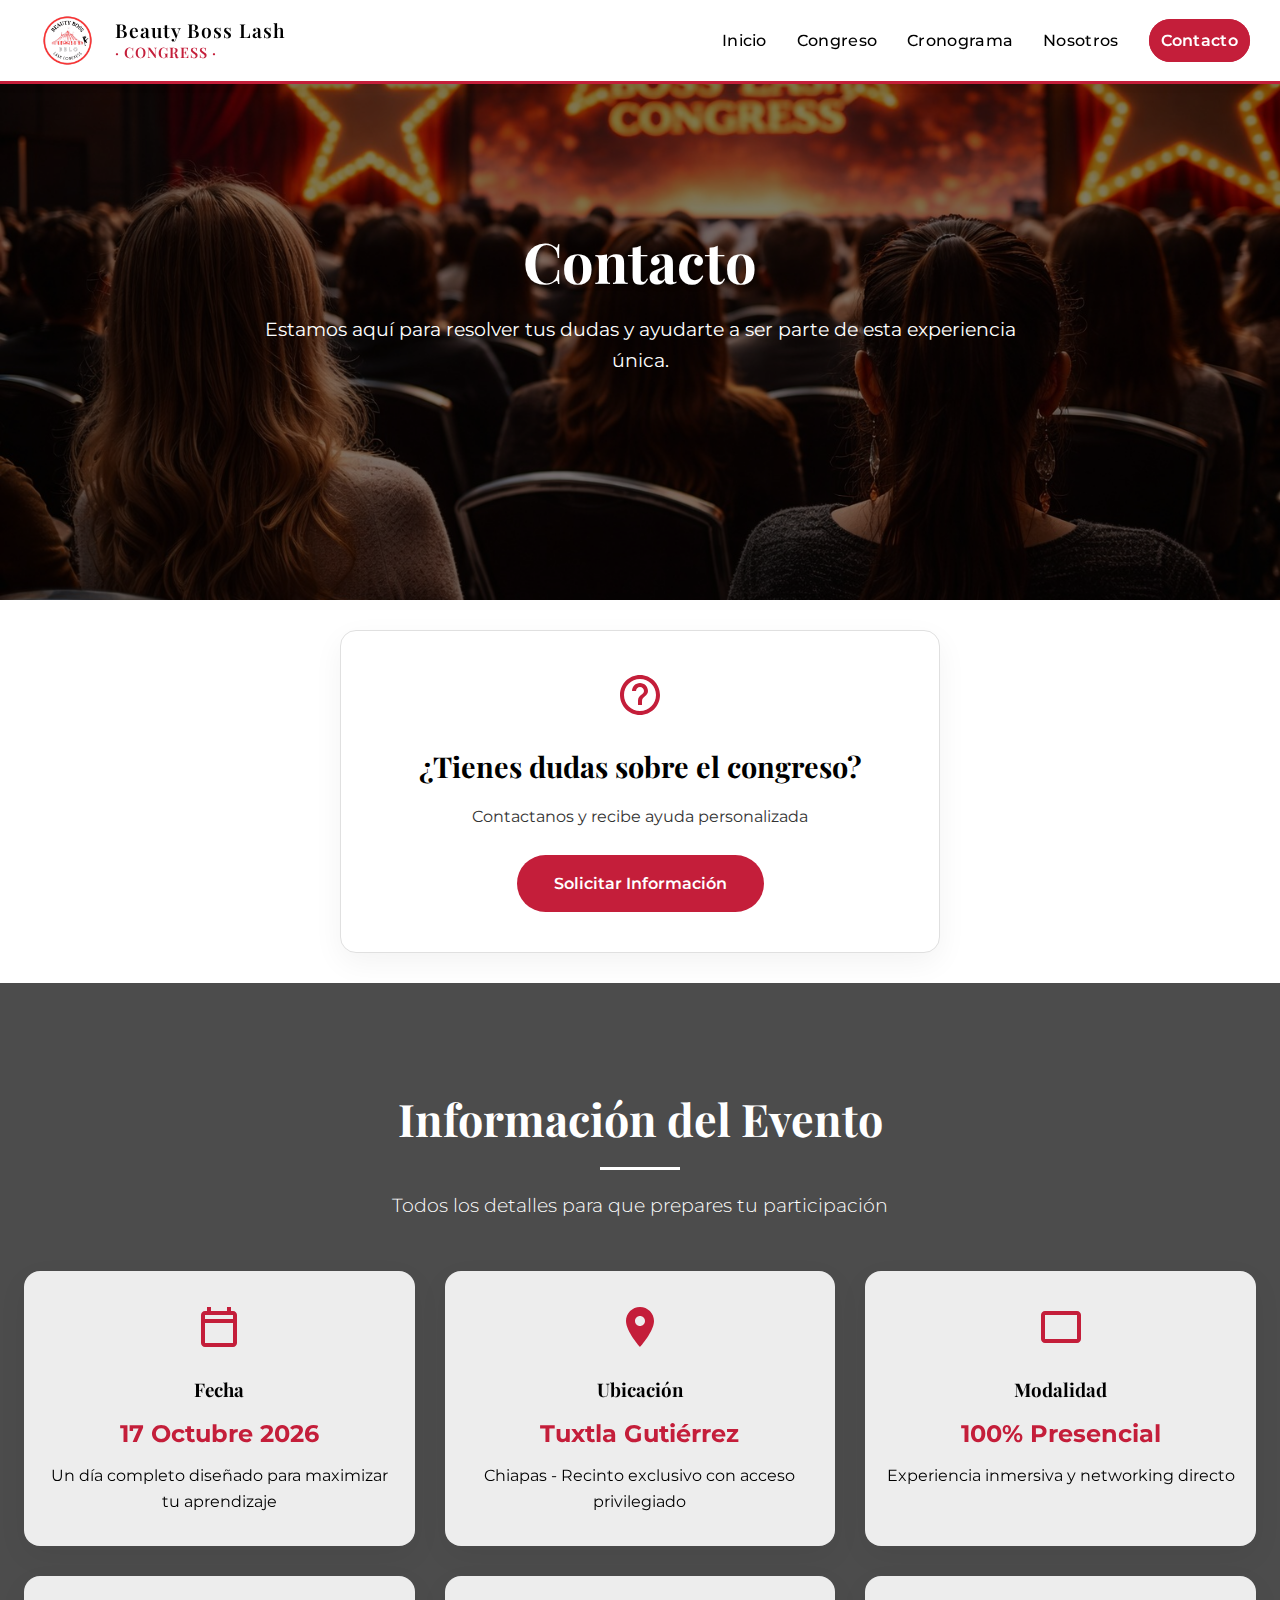
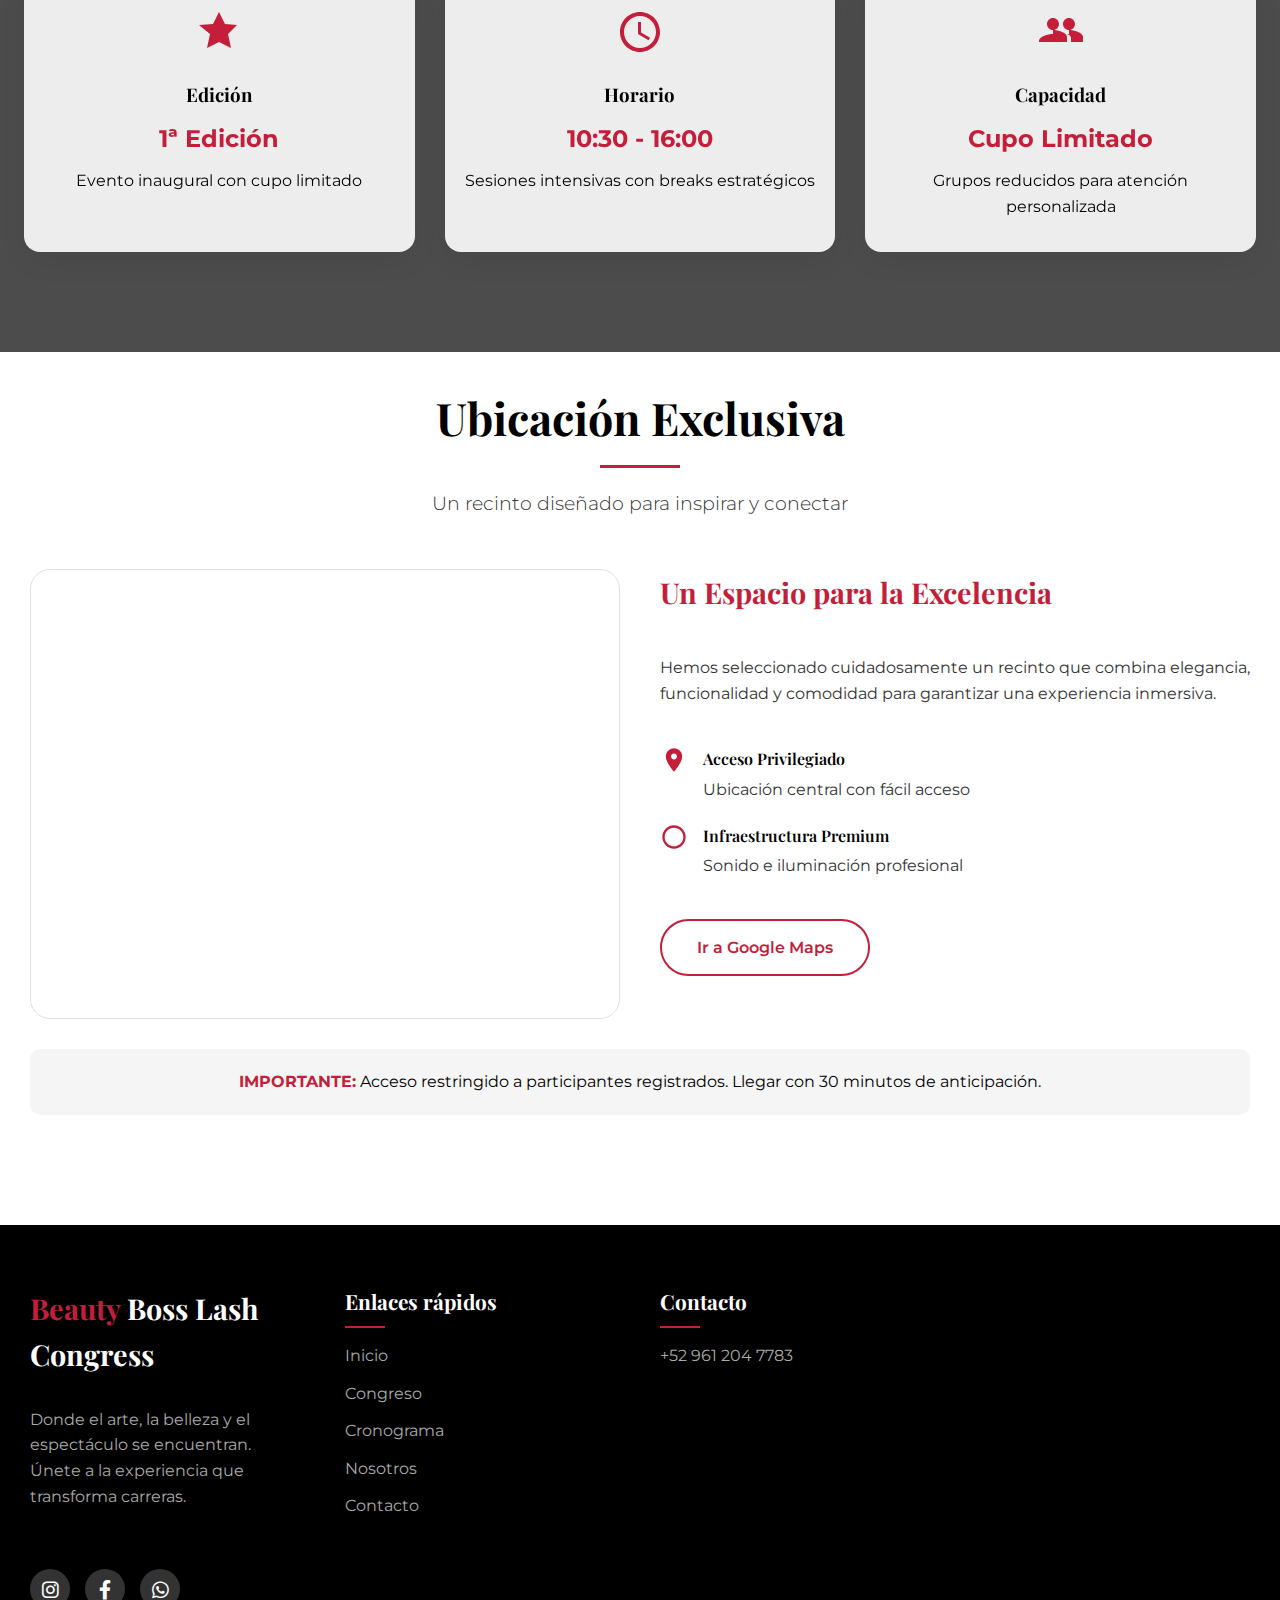
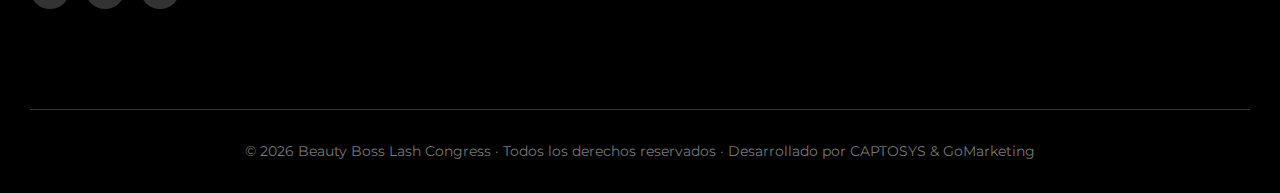
<file: pages/contacto.html>
<!DOCTYPE html>
<html lang="es">

<head>
  <meta charset="UTF-8" />
  <meta name="viewport" content="width=device-width, initial-scale=1.0" />
  <meta name="description" content="Contacto - Beauty Boss Lash Congress" />
  <title>Contacto - Beauty Boss Lash Congress</title>

  <!-- FUENTES Y FONT AWESOME -->
  <link rel="stylesheet" href="https://cdnjs.cloudflare.com/ajax/libs/font-awesome/6.0.0-beta3/css/all.min.css">
  <link rel="preconnect" href="https://fonts.googleapis.com">
  <link rel="preconnect" href="https://fonts.gstatic.com" crossorigin>
  <link
    href="https://fonts.googleapis.com/css2?family=Playfair+Display:wght@400;500;600;700&family=Montserrat:wght@300;400;500;600;700&display=swap"
    rel="stylesheet">

  <style>
    /* ===== RESET Y VARIABLES GLOBALES ===== */
    * {
      margin: 0;
      padding: 0;
      box-sizing: border-box;
    }

    :root {
      --red: #C41E3A;
      --black: #000000;
      --white: #FFFFFF;
      --gray-light: #F5F5F5;
      --gray-medium: #E0E0E0;
      --gray-dark: #333333;
      --shadow: 0 10px 30px rgba(0, 0, 0, 0.05);
    }

    body {
      font-family: 'Montserrat', sans-serif;
      background-color: var(--white);
      color: var(--black);
      line-height: 1.6;
      overflow-x: hidden;
    }

    h1,
    h2,
    h3,
    h4 {
      font-family: 'Playfair Display', serif;
      font-weight: 700;
    }

    .container {
      max-width: 1280px;
      margin: 0 auto;
      padding: 0 24px;
    }

    /* ===== LOADER ===== */
    .loader-overlay {
      position: fixed;
      top: 0;
      left: 0;
      width: 100%;
      height: 100%;
      background: rgba(0, 0, 0, 0.85);
      backdrop-filter: blur(5px);
      display: flex;
      justify-content: center;
      align-items: center;
      z-index: 99999;
      transition: opacity 0.5s ease, visibility 0.5s;
    }

    .loader-overlay.hidden {
      opacity: 0;
      visibility: hidden;
    }

    .spinner {
      width: 80px;
      height: 80px;
      border: 6px solid rgba(255, 255, 255, 0.2);
      border-top-color: var(--red);
      border-radius: 50%;
      animation: spin 1s linear infinite;
    }

    @keyframes spin {
      to {
        transform: rotate(360deg);
      }
    }

    /* ===== MODAL (por si acaso se necesita) ===== */
    .modal-overlay {
      position: fixed;
      top: 0;
      left: 0;
      width: 100%;
      height: 100%;
      background: rgba(0, 0, 0, 0.8);
      backdrop-filter: blur(5px);
      display: flex;
      justify-content: center;
      align-items: center;
      z-index: 100000;
      opacity: 0;
      visibility: hidden;
      transition: all 0.3s ease;
    }

    .modal-overlay.active {
      opacity: 1;
      visibility: visible;
    }

    .modal-content {
      background: var(--white);
      max-width: 600px;
      width: 90%;
      max-height: 80vh;
      overflow-y: auto;
      border-radius: 20px;
      padding: 30px;
      position: relative;
      box-shadow: 0 20px 40px rgba(0, 0, 0, 0.3);
    }

    .modal-close {
      position: absolute;
      top: 15px;
      right: 15px;
      font-size: 1.5rem;
      color: var(--gray-dark);
      cursor: pointer;
      transition: color 0.3s;
    }

    .modal-close:hover {
      color: var(--red);
    }

    /* ===== HERO CON TEXTO SUPERPUESTO ===== */
    .hero {
      position: relative;
      background-image: url('/assets/img/contacto.jpeg');
      background-size: cover;
      background-position: center;
      background-repeat: no-repeat;
      min-height: 600px;
      display: flex;
      align-items: center;
      justify-content: center;
      text-align: center;
      color: var(--white);
      isolation: isolate;
    }

    .hero::before {
      content: '';
      position: absolute;
      inset: 0;
      background-color: rgba(0, 0, 0, 0.5);
      z-index: -1;
    }

    .hero-content {
      max-width: 800px;
      padding: 20px;
    }

    .hero-title {
      font-size: 3.5rem;
      font-weight: 700;
      line-height: 1.2;
      margin-bottom: 20px;
      text-shadow: 2px 2px 4px rgba(0, 0, 0, 0.5);
    }

    .hero-description {
      font-size: 1.2rem;
      margin-bottom: 30px;
    }

    /* ===== BOTONES ===== */
    .btn {
      display: inline-block;
      padding: 14px 35px;
      border-radius: 50px;
      text-decoration: none;
      font-weight: 600;
      transition: all 0.3s ease;
      border: 2px solid transparent;
    }

    .btn-red {
      background-color: var(--red);
      color: var(--white);
    }

    .btn-red:hover {
      background-color: var(--white);
      color: var(--red);
      border-color: var(--red);
    }

    .btn-outline {
      background-color: transparent;
      border: 2px solid var(--red);
      color: var(--red);
    }

    .btn-outline:hover {
      background-color: var(--red);
      color: var(--white);
    }

    /* ===== TÍTULOS DE SECCIÓN ===== */
    .section-title {
      font-size: 2.8rem;
      color: var(--black);
      margin-bottom: 20px;
      position: relative;
      padding-bottom: 15px;
      text-align: center;
    }

    .section-title::after {
      content: '';
      position: absolute;
      bottom: 0;
      left: 50%;
      transform: translateX(-50%);
      width: 80px;
      height: 3px;
      background-color: var(--red);
    }

    .section-subtitle {
      font-size: 1.2rem;
      color: var(--gray-dark);
      max-width: 700px;
      margin: 0 auto 50px;
      font-weight: 300;
      text-align: center;
    }

    /* ===== ICONOS SVG (sólidos y centrados) ===== */
    .icon-svg {
      width: 48px;
      height: 48px;
      fill: var(--red);
      transition: fill 0.3s ease;
      display: block;
      margin: 0 auto 1.5rem;
    }

    /* ===== TARJETA DE CONTACTO GENERAL ===== */
    .contact-card {
      background: var(--white);
      border-radius: 16px;
      padding: 2.5rem 1.5rem;
      border: 1px solid var(--gray-medium);
      box-shadow: var(--shadow);
      transition: all 0.3s ease;
      text-align: center;
      max-width: 600px;
      margin: 0 auto;
    }

    .contact-card:hover {
      transform: translateY(-5px);
      border-color: var(--red);
      box-shadow: 0 15px 40px rgba(0, 0, 0, 0.1);
    }

    .contact-card h3 {
      color: var(--black);
      font-size: 1.8rem;
      margin-bottom: 15px;
    }

    .contact-card p {
      color: var(--gray-dark);
      margin-bottom: 25px;
    }

    .contact-email {
      display: flex;
      align-items: center;
      justify-content: center;
      gap: 10px;
      margin-bottom: 30px;
      color: var(--red);
      font-weight: 500;
    }

    .contact-email svg {
      width: 20px;
      height: 20px;
      fill: var(--red);
    }

    /* ===== SECCIÓN PARALLAX ===== */
    .parallax-section {
      position: relative;
      background-image: url('/assets/img/parlax2.jpg');
      background-attachment: fixed;
      background-position: center;
      background-repeat: no-repeat;
      background-size: cover;
      padding: 100px 0;
      isolation: isolate;
    }

    .parallax-section::before {
      content: '';
      position: absolute;
      top: 0;
      left: 0;
      width: 100%;
      height: 100%;
      background-color: rgba(0, 0, 0, 0.7);
      z-index: 1;
    }

    .parallax-section .container {
      position: relative;
      z-index: 2;
    }

    .parallax-section .section-title,
    .parallax-section .section-subtitle {
      color: var(--white);
    }

    .parallax-section .section-title::after {
      background-color: var(--white);
    }

    .parallax-section .info-card {
      background-color: rgba(255, 255, 255, 0.9);
      backdrop-filter: blur(5px);
      border: none;
    }

    /* ===== TARJETAS DE INFORMACIÓN (6 CARDS) ===== */
    .info-grid {
      display: grid;
      grid-template-columns: repeat(3, 1fr);
      gap: 30px;
      margin-top: 40px;
    }

    .info-card {
      background-color: var(--white);
      border: 1px solid var(--gray-medium);
      border-radius: 16px;
      padding: 2rem 1rem;
      box-shadow: var(--shadow);
      transition: all 0.3s ease;
      height: 100%;
      display: flex;
      flex-direction: column;
      text-align: center;
    }

    .info-card:hover {
      transform: translateY(-5px);
      border-color: var(--red);
      box-shadow: 0 15px 40px rgba(0, 0, 0, 0.1);
    }

    .info-card .detail-value {
      font-size: 1.5rem;
      font-weight: 700;
      color: var(--red);
      margin: 10px 0;
    }

    /* ===== SECCIÓN DE UBICACIÓN (MAPA + INFO) ===== */
    .grid-2 {
      display: grid;
      grid-template-columns: 1fr 1fr;
      gap: 40px;
      margin-top: 40px;
    }

    .map-container {
      border-radius: 20px;
      overflow: hidden;
      border: 1px solid var(--gray-medium);
      height: 450px;
    }

    .map-container iframe {
      width: 100%;
      height: 100%;
    }

    .location-info {
      display: flex;
      flex-direction: column;
      gap: 20px;
    }

    .location-item {
      display: flex;
      gap: 15px;
      align-items: flex-start;
    }

    .location-item svg {
      width: 28px;
      height: 28px;
      fill: var(--red);
      flex-shrink: 0;
    }

    .location-item h4 {
      font-weight: 600;
      color: var(--black);
      margin-bottom: 5px;
    }

    .location-item p {
      color: var(--gray-dark);
    }

    .btn-map {
      margin-top: 20px;
      align-self: flex-start;
    }

    /* ===== RESPONSIVE ===== */
    @media (max-width: 1024px) {
      .info-grid {
        grid-template-columns: repeat(2, 1fr);
      }

      .hero {
        min-height: 500px;
      }
    }

    @media (max-width: 768px) {
      .hero-title {
        font-size: 2.5rem;
      }

      .hero-description {
        font-size: 1rem;
      }

      .section-title {
        font-size: 2rem;
      }

      .hero {
        padding-top: 2rem;
        min-height: 400px;
      }

      .info-grid {
        grid-template-columns: 1fr;
      }

      .grid-2 {
        grid-template-columns: 1fr;
      }

      .map-container {
        height: 300px;
      }

      .btn-map {
        align-self: center;
      }

      /* Desactivar parallax en móvil por rendimiento */
      .parallax-section {
        background-attachment: scroll;
      }
    }

    @media (max-width: 480px) {
      .hero {
        /* padding-top: 2rem; */
        min-height: 300px;
      }

      .btn {
        padding: 12px 25px;
      }

      .hero-title {
        font-size: 2rem;
      }

      .section-block {
        margin: 1rem 0;
      }
    }
  </style>
</head>

<body>
  <!-- LOADER -->
  <div class="loader-overlay" id="loader">
    <div class="spinner"></div>
  </div>

  <!-- MODAL (opcional) -->
  <div class="modal-overlay" id="modal">
    <div class="modal-content" id="modalContent">
      <i class="fas fa-times modal-close" id="modalClose"></i>
      <div id="modalBody"></div>
    </div>
  </div>

  <!-- CONTENEDOR PARA HEADER (se carga con include.js) -->
  <div id="header"></div>

  <main>
    <!-- HERO CON TEXTO SUPERPUESTO -->
    <section class="hero" style="padding-top: 2rem;">
      <div class="hero-content">
        <h1 class="hero-title">Contacto</h1>
        <p class="hero-description">
          Estamos aquí para resolver tus dudas y ayudarte a ser parte de esta experiencia única.
        </p>
      </div>
    </section>

    <!-- CONTACTO GENERAL (ÚNICA CARD) -->
    <section class="container section-block" style="padding: 30px">
      <div class="contact-card">
        
        <svg class="icon-svg" viewBox="0 0 24 24">
  <path d="M12 2C6.48 2 2 6.48 2 12s4.48 10 10 10 
           10-4.48 10-10S17.52 2 12 2zm0 18c-4.41 
           0-8-3.59-8-8s3.59-8 8-8 8 3.59 8 
           8-3.59 8-8 8zm-1-5h2v2h-2v-2zm1-9c-2.21 
           0-4 1.79-4 4h2c0-1.1.9-2 2-2s2 .9 
           2 2c0 2-3 1.75-3 5h2c0-2.25 3-2.5 
           3-5 0-2.21-1.79-4-4-4z"/>
</svg>

        <h3>¿Tienes dudas sobre el congreso?</h3>
        <p>
         Contactanos y recibe ayuda personalizada
        </p>
        
        <a href="https://wa.me/529612048783?text=Me%20gustar%C3%ADa%20saber%20m%C3%A1s%20sobre%20el%20congreso"
          class="btn btn-red" target="_blank">
          Solicitar Información
        </a>

      </div>
    </section>

    <!-- INFORMACIÓN DEL EVENTO (6 CARDS) CON PARALLAX -->
    <section class="parallax-section">
      <div class="container">
        <div class="text-center">
          <h2 class="section-title">Información del Evento</h2>
          <p class="section-subtitle">Todos los detalles para que prepares tu participación</p>
        </div>

        <div class="info-grid">
          <!-- Fecha -->
          <div class="info-card">
            <svg class="icon-svg" viewBox="0 0 24 24">
              <path
                d="M19 4h-1V2h-2v2H8V2H6v2H5c-1.1 0-2 .9-2 2v14c0 1.1.9 2 2 2h14c1.1 0 2-.9 2-2V6c0-1.1-.9-2-2-2zm0 16H5V10h14v10zm0-12H5V6h14v2z" />
            </svg>
            <h3>Fecha</h3>
            <div class="detail-value">17 Octubre 2026</div>
            <p>Un día completo diseñado para maximizar tu aprendizaje</p>
          </div>
          <!-- Ubicación -->
          <div class="info-card">
            <svg class="icon-svg" viewBox="0 0 24 24">
              <path
                d="M12 2C8.13 2 5 5.13 5 9c0 5.25 7 13 7 13s7-7.75 7-13c0-3.87-3.13-7-7-7zm0 9.5c-1.38 0-2.5-1.12-2.5-2.5s1.12-2.5 2.5-2.5 2.5 1.12 2.5 2.5-1.12 2.5-2.5 2.5z" />
            </svg>
            <h3>Ubicación</h3>
            <div class="detail-value">Tuxtla Gutiérrez</div>
            <p>Chiapas - Recinto exclusivo con acceso privilegiado</p>
          </div>
          <!-- Modalidad -->
          <div class="info-card">
            <svg class="icon-svg" viewBox="0 0 24 24">
              <path d="M20 4H4c-1.1 0-2 .9-2 2v12c0 1.1.9 2 2 2h16c1.1 0 2-.9 2-2V6c0-1.1-.9-2-2-2zm0 14H4V6h16v12z" />
            </svg>
            <h3>Modalidad</h3>
            <div class="detail-value">100% Presencial</div>
            <p>Experiencia inmersiva y networking directo</p>
          </div>
          <!-- Edición -->
          <div class="info-card">
            <svg class="icon-svg" viewBox="0 0 24 24">
              <path d="M12 2l3 6 6 .5-4.5 4.5L18 20l-6-3-6 3 1.5-7L2 8.5 9 8l3-6z" />
            </svg>
            <h3>Edición</h3>
            <div class="detail-value">1ª Edición</div>
            <p>Evento inaugural con cupo limitado</p>
          </div>
          <!-- Horario -->
          <div class="info-card">
            <svg class="icon-svg" viewBox="0 0 24 24">
              <path
                d="M12 2C6.48 2 2 6.48 2 12s4.48 10 10 10 10-4.48 10-10S17.52 2 12 2zm0 18c-4.41 0-8-3.59-8-8s3.59-8 8-8 8 3.59 8 8-3.59 8-8 8zm.5-13H11v6l5.25 3.15.75-1.23-4.5-2.67V7z" />
            </svg>
            <h3>Horario</h3>
            <div class="detail-value">10:30 - 16:00</div>
            <p>Sesiones intensivas con breaks estratégicos</p>
          </div>
          <!-- Capacidad -->
          <div class="info-card">
            <svg class="icon-svg" viewBox="0 0 24 24">
              <path
                d="M16 11c1.66 0 2.99-1.34 2.99-3S17.66 5 16 5c-1.66 0-3 1.34-3 3s1.34 3 3 3zm-8 0c1.66 0 2.99-1.34 2.99-3S9.66 5 8 5C6.34 5 5 6.34 5 8s1.34 3 3 3zm0 2c-2.33 0-7 1.17-7 3.5V17h14v-2.5c0-2.33-4.67-3.5-7-3.5zm8 0c-.29 0-.62.02-1 .05 1.16.38 2 1.06 2 1.95V17h6v-2.5c0-2.33-4.67-3.5-7-3.5z" />
            </svg>
            <h3>Capacidad</h3>
            <div class="detail-value">Cupo Limitado</div>
            <p>Grupos reducidos para atención personalizada</p>
          </div>
        </div>
      </div>
    </section>

    <!-- UBICACIÓN (MAPA + INFO + BOTÓN) -->
    <section class="container section-block" style="padding: 30px;">
      <div class="text-center">
        <h2 class="section-title">Ubicación Exclusiva</h2>
        <p class="section-subtitle">Un recinto diseñado para inspirar y conectar</p>
      </div>

      <div class="grid-2">
        <!-- MAPA -->
        <div class="map-container">
          <iframe
            src="https://www.google.com/maps/embed?pb=!1m14!1m8!1m3!1d15281.054947889028!2d-93.1284169!3d16.7635492!3m2!1i1024!2i768!4f13.1!3m3!1m2!1s0x85ecd896aff387bb%3A0x872024f17d5a25db!2sFestare%20Espacios%20para%20eventos!5e0!3m2!1ses-419!2smx!4v1771277129729!5m2!1ses-419!2smx"
            width="600" height="450" style="border:0;" allowfullscreen="" loading="lazy"
            referrerpolicy="no-referrer-when-downgrade"></iframe>

        </div>

        <!-- INFORMACIÓN AL LADO -->
        <div class="location-info">
          <h3 style="color: var(--red); font-size: 1.8rem; margin-bottom: 20px;">Un Espacio para la Excelencia</h3>
          <p style="margin-bottom: 20px; color: var(--gray-dark);">
            Hemos seleccionado cuidadosamente un recinto que combina elegancia, funcionalidad y comodidad para
            garantizar una experiencia inmersiva.
          </p>

          <div class="location-item">
            <svg viewBox="0 0 24 24">
              <path
                d="M12 2C8.13 2 5 5.13 5 9c0 5.25 7 13 7 13s7-7.75 7-13c0-3.87-3.13-7-7-7zm0 9.5c-1.38 0-2.5-1.12-2.5-2.5s1.12-2.5 2.5-2.5 2.5 1.12 2.5 2.5-1.12 2.5-2.5 2.5z" />
            </svg>
            <div>
              <h4>Acceso Privilegiado</h4>
              <p>Ubicación central con fácil acceso</p>
            </div>
          </div>

          <div class="location-item">
            <svg viewBox="0 0 24 24">
              <path
                d="M12 2C6.48 2 2 6.48 2 12s4.48 10 10 10 10-4.48 10-10S17.52 2 12 2zm0 18c-4.41 0-8-3.59-8-8s3.59-8 8-8 8 3.59 8 8-3.59 8-8 8z" />
            </svg>
            <div>
              <h4>Infraestructura Premium</h4>
              <p>Sonido e iluminación profesional</p>
            </div>
          </div>

          <!-- BOTÓN "IR" QUE ABRE GOOGLE MAPS (reemplaza el enlace) -->
          <a href="https://maps.app.goo.gl/ca1ycFXxConr23et5" target="_blank" class="btn btn-outline btn-map"
            style="margin-top: 20px;">
            Ir a Google Maps
          </a>
        </div>
      </div>

      <!-- NOTA IMPORTANTE -->
      <div
        style="margin-top: 30px; background-color: var(--gray-light); padding: 20px; border-radius: 10px; text-align: center;">
        <p><strong style="color: var(--red);">IMPORTANTE:</strong> Acceso restringido a participantes registrados.
          Llegar con 30 minutos de anticipación.</p>
      </div>
    </section>
  </main>

  <!-- CONTENEDOR PARA FOOTER (se carga con include.js) -->
  <div id="footer"></div>

  <!-- Script para cargar header y footer -->
  <script src="/js/include.js"></script>
  <script>
    // Ocultar loader cuando todo esté cargado
    window.addEventListener('load', function () {
      setTimeout(function () {
        document.getElementById('loader').classList.add('hidden');
      }, 500);
    });

    // Código del modal (por si se necesita en el futuro)
    const modal = document.getElementById('modal');
    const modalClose = document.getElementById('modalClose');
    if (modalClose) {
      modalClose.addEventListener('click', function () {
        modal.classList.remove('active');
      });
    }
    window.addEventListener('click', function (e) {
      if (e.target === modal) {
        modal.classList.remove('active');
      }
    });
  </script>
</body>

</html>
</file>
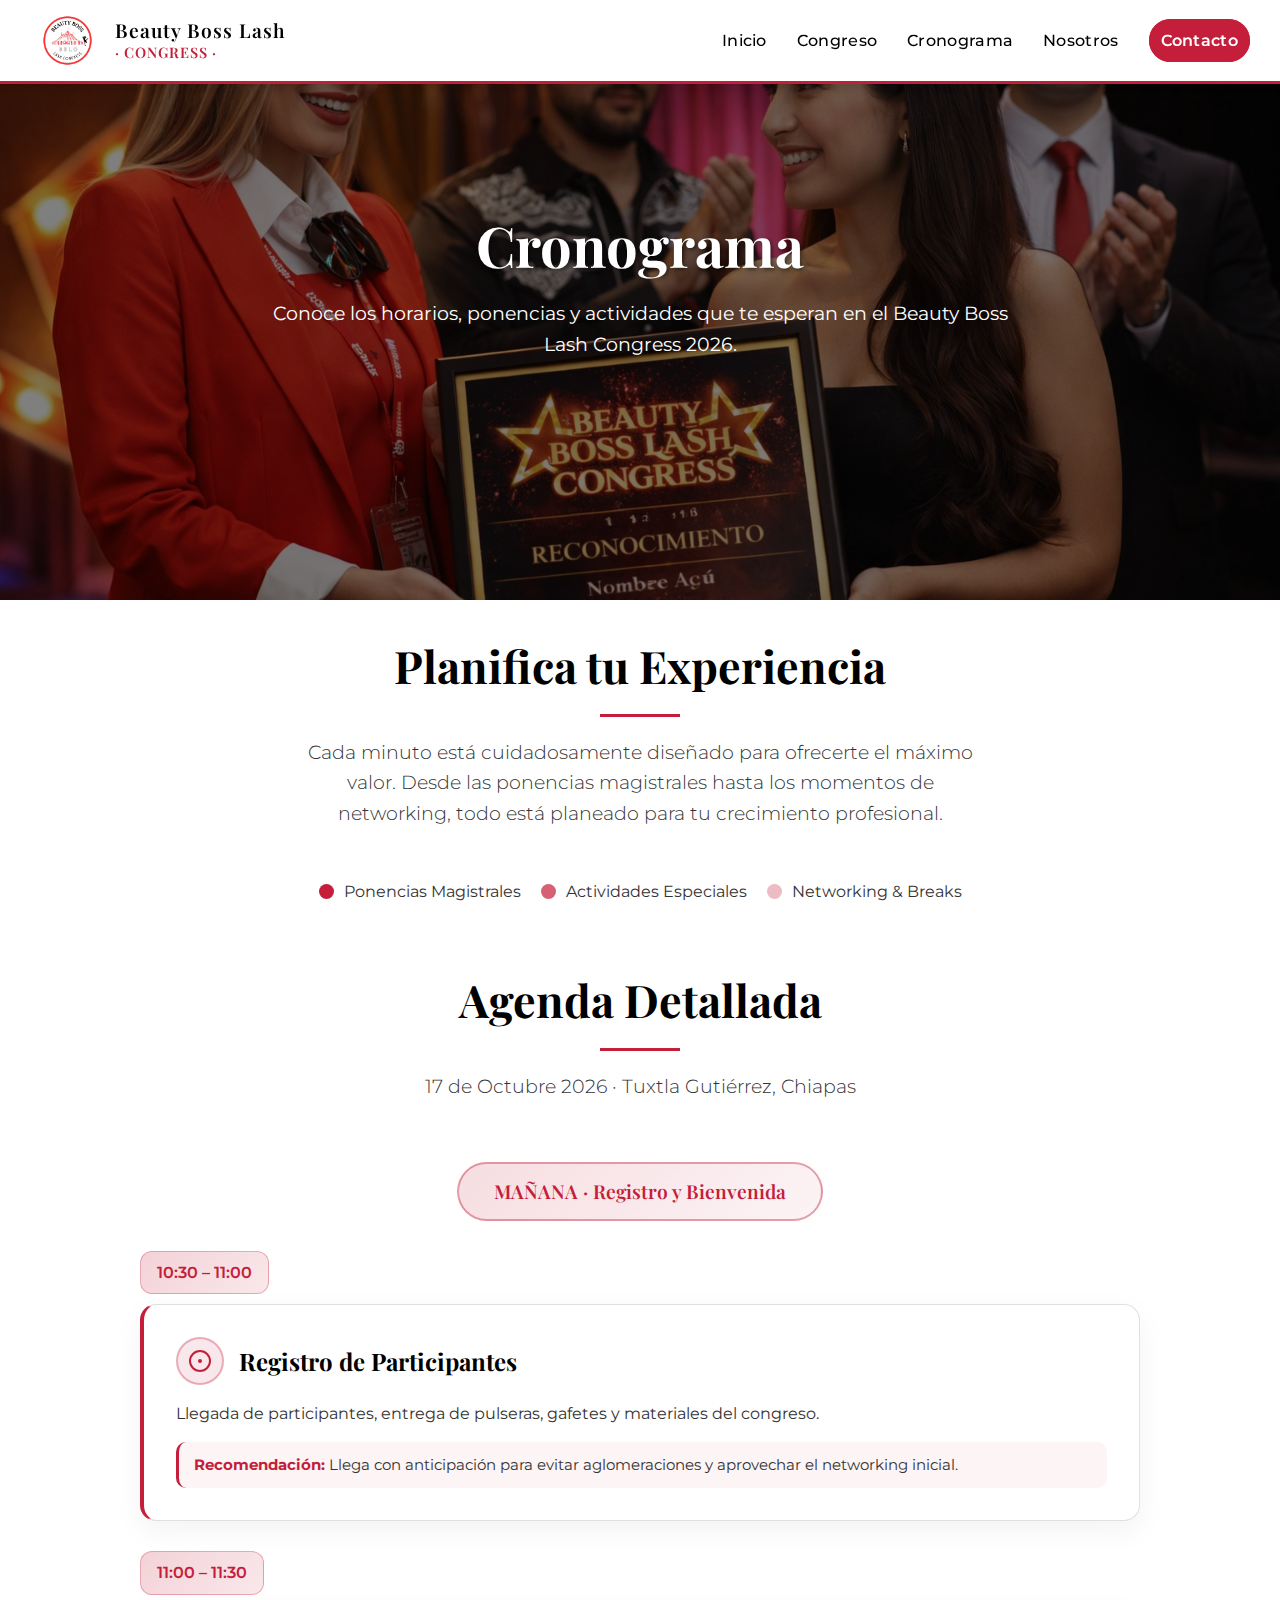
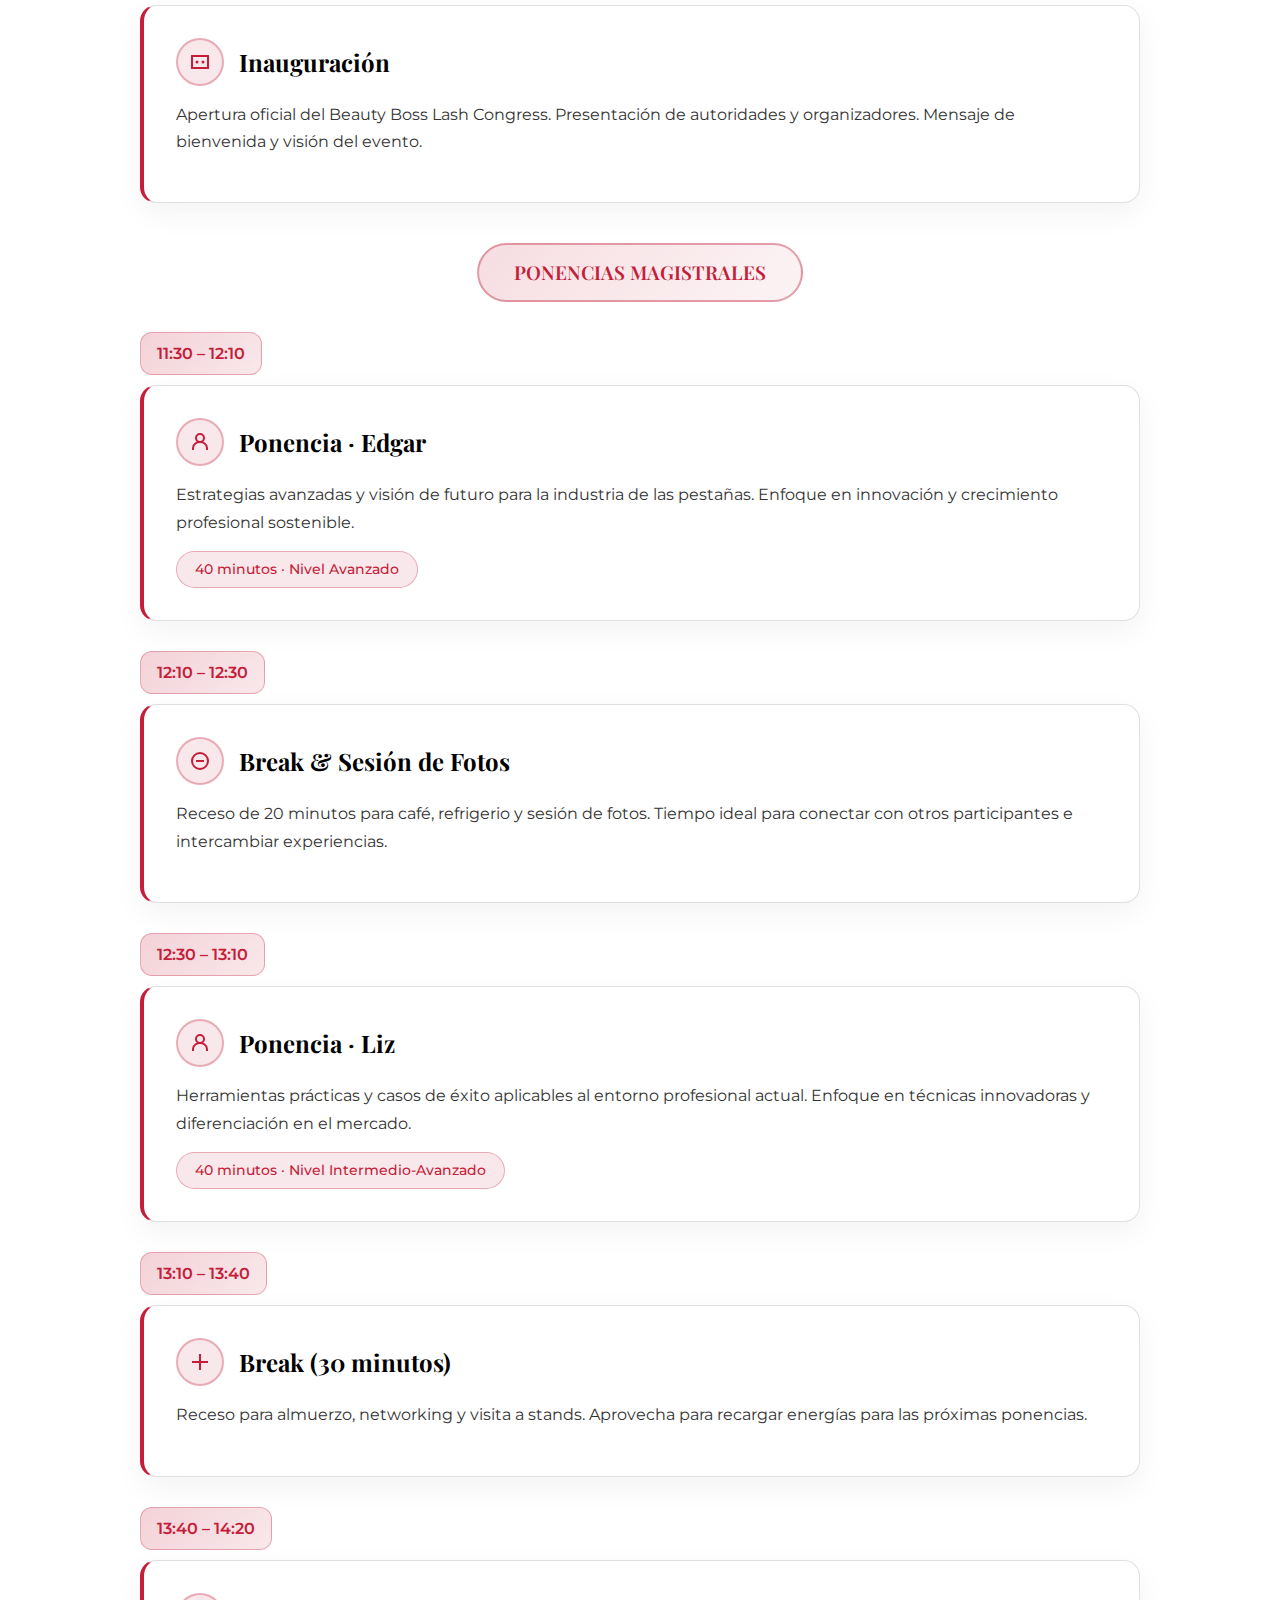
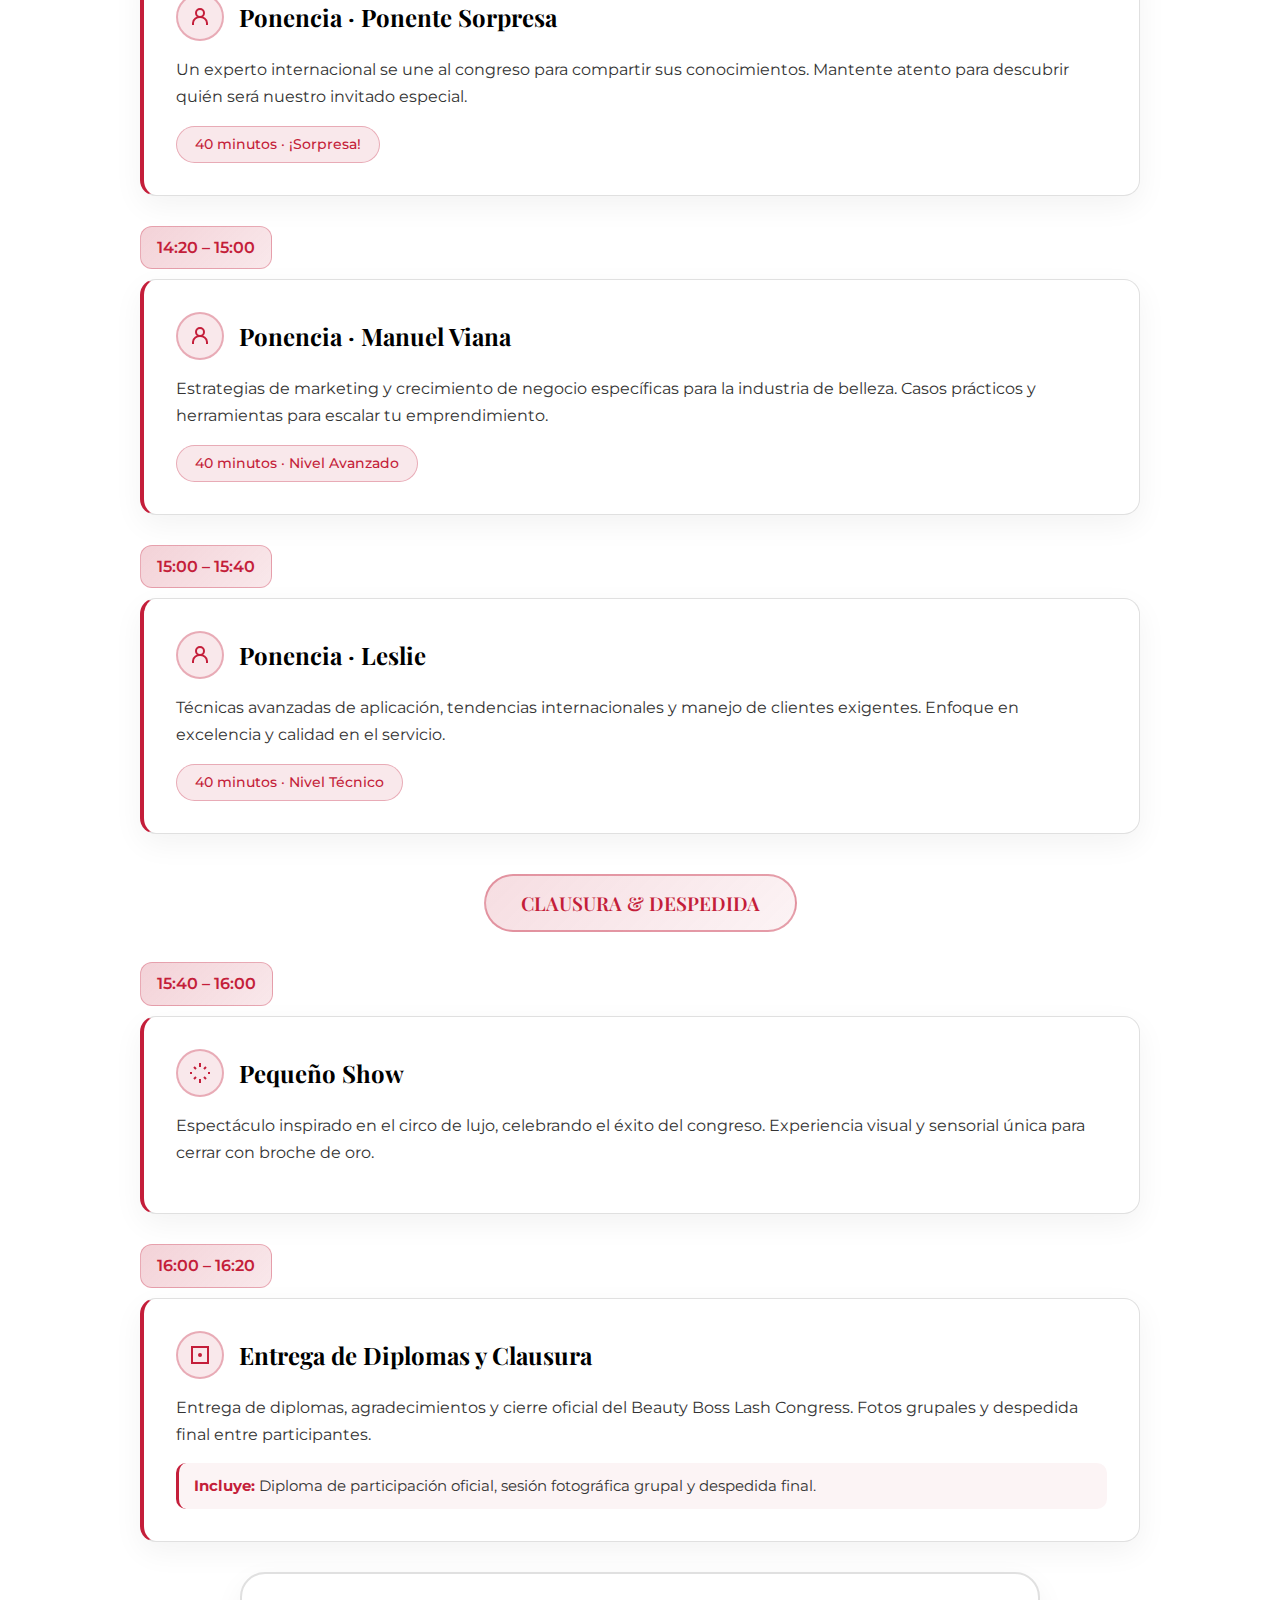
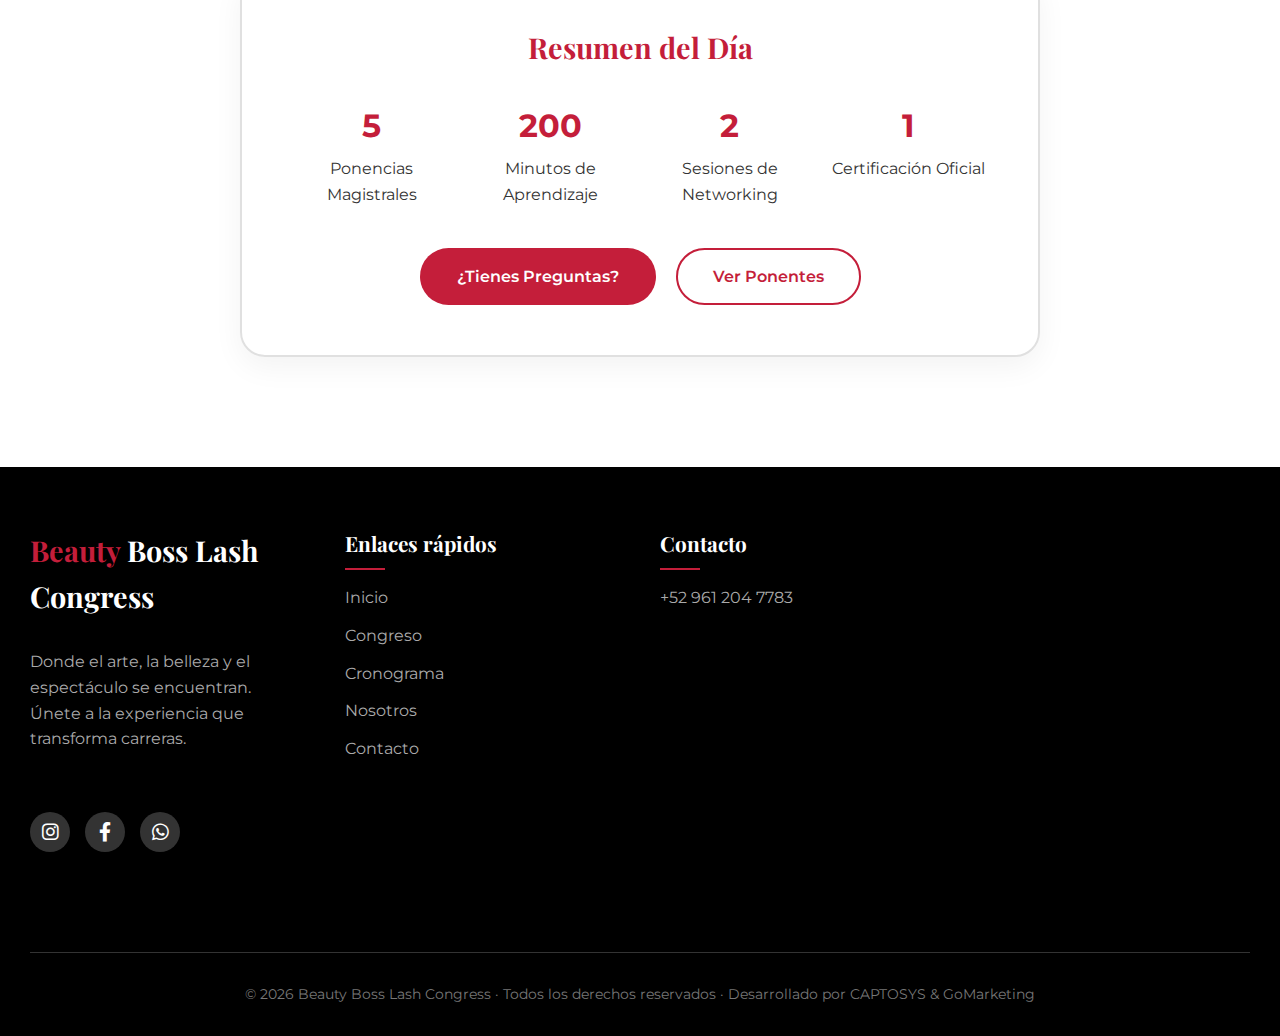
<file: pages/cronograma.html>
<!DOCTYPE html>
<html lang="es">
<head>
  <meta charset="UTF-8" />
  <meta name="viewport" content="width=device-width, initial-scale=1.0" />
  <meta name="description" content="Beauty Boss Lash Congress - Cronograma completo del evento" />
  <title>Beauty Boss Lash Congress - Cronograma</title>

  <!-- FUENTES Y FONT AWESOME -->
  <link rel="stylesheet" href="https://cdnjs.cloudflare.com/ajax/libs/font-awesome/6.0.0-beta3/css/all.min.css">
  <link rel="preconnect" href="https://fonts.googleapis.com">
  <link rel="preconnect" href="https://fonts.gstatic.com" crossorigin>
  <link href="https://fonts.googleapis.com/css2?family=Playfair+Display:wght@400;500;600;700&family=Montserrat:wght@300;400;500;600;700&display=swap" rel="stylesheet">

  <style>
    /* ===== RESET Y VARIABLES GLOBALES ===== */
    * {
      margin: 0;
      padding: 0;
      box-sizing: border-box;
    }

    :root {
      --red: #C41E3A;
      --black: #000000;
      --white: #FFFFFF;
      --gray-light: #F5F5F5;
      --gray-medium: #E0E0E0;
      --gray-dark: #333333;
      --shadow: 0 10px 30px rgba(0, 0, 0, 0.05);
    }

    body {
      font-family: 'Montserrat', sans-serif;
      background-color: var(--white);
      color: var(--black);
      line-height: 1.6;
      overflow-x: hidden;
    }

    h1, h2, h3, h4 {
      font-family: 'Playfair Display', serif;
      font-weight: 700;
    }

    .container {
      max-width: 1280px;
      margin: 0 auto;
      padding: 0 24px;
    }

    /* ===== LOADER ===== */
    .loader-overlay {
      position: fixed;
      top: 0;
      left: 0;
      width: 100%;
      height: 100%;
      background: rgba(0, 0, 0, 0.85);
      backdrop-filter: blur(5px);
      display: flex;
      justify-content: center;
      align-items: center;
      z-index: 99999;
      transition: opacity 0.5s ease, visibility 0.5s;
    }
    .loader-overlay.hidden {
      opacity: 0;
      visibility: hidden;
    }
    .spinner {
      width: 80px;
      height: 80px;
      border: 6px solid rgba(255, 255, 255, 0.2);
      border-top-color: var(--red);
      border-radius: 50%;
      animation: spin 1s linear infinite;
    }
    @keyframes spin {
      to { transform: rotate(360deg); }
    }

    /* ===== MODAL (por si acaso se necesita en el futuro) ===== */
    .modal-overlay {
      position: fixed;
      top: 0;
      left: 0;
      width: 100%;
      height: 100%;
      background: rgba(0, 0, 0, 0.8);
      backdrop-filter: blur(5px);
      display: flex;
      justify-content: center;
      align-items: center;
      z-index: 100000;
      opacity: 0;
      visibility: hidden;
      transition: all 0.3s ease;
    }
    .modal-overlay.active {
      opacity: 1;
      visibility: visible;
    }
    .modal-content {
      background: var(--white);
      max-width: 600px;
      width: 90%;
      max-height: 80vh;
      overflow-y: auto;
      border-radius: 20px;
      padding: 30px;
      position: relative;
      box-shadow: 0 20px 40px rgba(0,0,0,0.3);
    }
    .modal-close {
      position: absolute;
      top: 15px;
      right: 15px;
      font-size: 1.5rem;
      color: var(--gray-dark);
      cursor: pointer;
      transition: color 0.3s;
    }
    .modal-close:hover {
      color: var(--red);
    }

    /* ===== HERO CON TEXTO SUPERPUESTO ===== */
    .hero {
      position: relative;
      background-image: url('/assets/img/cronograma.jpeg');
      background-size: cover;
      background-position: center;
      background-repeat: no-repeat;
      min-height: 600px;
      display: flex;
      align-items: center;
      justify-content: center;
      text-align: center;
      color: var(--white);
      isolation: isolate;
    }

    .hero::before {
      content: '';
      position: absolute;
      inset: 0;
      background-color: rgba(0, 0, 0, 0.5);
      z-index: -1;
    }

    .hero-content {
      max-width: 800px;
      padding: 20px;
    }

    .hero-title {
      font-size: 3.5rem;
      font-weight: 700;
      line-height: 1.2;
      margin-bottom: 20px;
      text-shadow: 2px 2px 4px rgba(0,0,0,0.5);
    }

    .hero-description {
      font-size: 1.2rem;
      margin-bottom: 30px;
    }

    /* ===== BOTONES ===== */
    .btn {
      display: inline-block;
      padding: 14px 35px;
      border-radius: 50px;
      text-decoration: none;
      font-weight: 600;
      transition: all 0.3s ease;
      border: 2px solid transparent;
    }

    .btn-red {
      background-color: var(--red);
      color: var(--white);
    }
    .btn-red:hover {
      background-color: var(--white);
      color: var(--red);
      border-color: var(--red);
    }

    .btn-outline {
      background-color: transparent;
      border: 2px solid var(--red);
      color: var(--red);
    }
    .btn-outline:hover {
      background-color: var(--red);
      color: var(--white);
    }

    /* ===== TÍTULOS DE SECCIÓN ===== */
    .section-title {
      font-size: 2.8rem;
      color: var(--black);
      margin-bottom: 20px;
      position: relative;
      padding-bottom: 15px;
      text-align: center;
    }

    .section-title::after {
      content: '';
      position: absolute;
      bottom: 0;
      left: 50%;
      transform: translateX(-50%);
      width: 80px;
      height: 3px;
      background-color: var(--red);
    }

    .section-subtitle {
      font-size: 1.2rem;
      color: var(--gray-dark);
      max-width: 700px;
      margin: 0 auto 50px;
      font-weight: 300;
      text-align: center;
    }

    /* ===== TIMELINE ===== */
    .timeline {
      max-width: 1000px;
      margin: 0 auto;
    }

    .timeline-block {
      text-align: center;
      margin: 40px 0 30px;
      position: relative;
    }

    .timeline-block .block-header {
      display: inline-block;
      background: linear-gradient(135deg, rgba(196,30,58,0.15), rgba(196,30,58,0.05));
      border-radius: 30px;
      border: 2px solid rgba(196,30,58,0.4);
      padding: 12px 35px;
    }

    .timeline-block .block-header h3 {
      color: var(--red);
      margin: 0;
      font-size: 1.2rem;
      font-weight: 600;
    }

    .timeline-item {
      margin-bottom: 30px;
    }

    .timeline-time {
      display: inline-block;
      background: linear-gradient(135deg, rgba(196,30,58,0.2), rgba(196,30,58,0.1));
      border: 1px solid rgba(196,30,58,0.3);
      border-radius: 12px;
      padding: 8px 16px;
      margin-bottom: 10px;
      color: var(--red);
      font-weight: 600;
      font-size: 1rem;
    }

    .timeline-card {
      background-color: var(--white);
      border: 1px solid var(--gray-medium);
      border-radius: 16px;
      padding: 2rem;
      box-shadow: var(--shadow);
      transition: all 0.3s ease;
      border-left: 4px solid var(--red);
    }

    .timeline-card:hover {
      transform: translateY(-5px);
      box-shadow: 0 15px 40px rgba(0, 0, 0, 0.1);
      border-color: var(--red);
    }

    .timeline-header {
      display: flex;
      align-items: center;
      gap: 15px;
      margin-bottom: 15px;
    }

    .timeline-icon {
      width: 48px;
      height: 48px;
      flex-shrink: 0;
      background: rgba(196,30,58,0.1);
      border-radius: 50%;
      display: flex;
      align-items: center;
      justify-content: center;
      border: 2px solid rgba(196,30,58,0.3);
    }

    .timeline-icon svg {
      width: 24px;
      height: 24px;
      fill: var(--red);
    }

    .timeline-card h3 {
      font-size: 1.5rem;
      color: var(--black);
      margin: 0;
    }

    .timeline-card p {
      color: var(--gray-dark);
      line-height: 1.7;
      margin-bottom: 15px;
    }

    .duration-badge {
      display: inline-block;
      padding: 6px 18px;
      background: rgba(196,30,58,0.1);
      border-radius: 20px;
      border: 1px solid rgba(196,30,58,0.3);
      color: var(--red);
      font-size: 0.9rem;
      font-weight: 500;
    }

    .timeline-note {
      padding: 10px 15px;
      background: rgba(196,30,58,0.05);
      border-radius: 10px;
      border-left: 3px solid var(--red);
      margin-top: 15px;
    }

    .timeline-note p {
      margin: 0;
      font-size: 0.95rem;
    }

    .timeline-note strong {
      color: var(--red);
    }

    /* ===== RESUMEN FINAL ===== */
    .resumen-card {
      background: var(--white);
      padding: 50px;
      border-radius: 25px;
      border: 2px solid var(--gray-medium);
      max-width: 800px;
      margin: 0 auto;
      box-shadow: var(--shadow);
      text-align: center;
    }

    .resumen-number {
      font-size: 2rem;
      color: var(--red);
      font-weight: 700;
      margin-bottom: 5px;
    }

    .resumen-grid {
      display: grid;
      grid-template-columns: repeat(4, 1fr);
      gap: 20px;
      margin: 30px 0 40px;
    }

    /* ===== RESPONSIVE ===== */
    @media (max-width: 1024px) {
      .hero { min-height: 500px; }
    }
    @media (max-width: 768px) {
      .hero-title {
        font-size: 2.5rem;
      }
      .hero-description {
        font-size: 1rem;
      }
      .section-title { font-size: 2rem; }
      .hero { min-height: 400px; }
      .timeline-card { padding: 1.5rem; }
      .timeline-header { flex-wrap: wrap; }
      .timeline-card h3 { font-size: 1.3rem; }
      .resumen-card { padding: 30px 20px; }
      .resumen-grid { grid-template-columns: repeat(2, 1fr); }
    }
    @media (max-width: 480px) {
      .hero {padding-top: 2rem; min-height: 300px; }
      .btn { padding: 12px 25px; }
      .resumen-grid { grid-template-columns: 1fr; }
      .section-block {
        margin: 1rem 0;
      }
    }
  </style>
</head>
<body>
  <!-- LOADER -->
  <div class="loader-overlay" id="loader">
    <div class="spinner"></div>
  </div>

  <!-- MODAL (opcional, por si se requiere en el futuro) -->
  <div class="modal-overlay" id="modal">
    <div class="modal-content" id="modalContent">
      <i class="fas fa-times modal-close" id="modalClose"></i>
      <div id="modalBody"></div>
    </div>
  </div>

  <!-- CONTENEDOR PARA HEADER (se carga con include.js) -->
  <div id="header"></div>

  <main>
    <!-- HERO CON TEXTO SUPERPUESTO -->
    <section class="hero">
      <div class="hero-content">
        <h1 class="hero-title">Cronograma</h1>
        <p class="hero-description">
          Conoce los horarios, ponencias y actividades que te esperan en el Beauty Boss Lash Congress 2026.
        </p>
      </div>
    </section>

    <!-- INTRODUCCIÓN -->
    <section class="container section-block" style="padding: 30px;">
      <div class="text-center">
        <h2 class="section-title">Planifica tu Experiencia</h2>
        <p class="section-subtitle">
          Cada minuto está cuidadosamente diseñado para ofrecerte el máximo valor.
          Desde las ponencias magistrales hasta los momentos de networking,
          todo está planeado para tu crecimiento profesional.
        </p>
        <!-- Leyenda -->
        <div style="display: flex; flex-wrap: wrap; justify-content: center; gap: 20px; margin-top: 40px;">
          <div style="display: flex; align-items: center; gap: 10px;">
            <div style="width: 15px; height: 15px; background: var(--red); border-radius: 50%;"></div>
            <span style="color: var(--gray-dark);">Ponencias Magistrales</span>
          </div>
          <div style="display: flex; align-items: center; gap: 10px;">
            <div style="width: 15px; height: 15px; background: var(--red); border-radius: 50%; opacity: 0.7;"></div>
            <span style="color: var(--gray-dark);">Actividades Especiales</span>
          </div>
          <div style="display: flex; align-items: center; gap: 10px;">
            <div style="width: 15px; height: 15px; background: rgba(196,30,58,0.3); border-radius: 50%;"></div>
            <span style="color: var(--gray-dark);">Networking & Breaks</span>
          </div>
        </div>
      </div>
    </section>

    <!-- CRONOGRAMA DETALLADO (TIMELINE) -->
    <section class="container section-block" style="padding: 30px;">
      <div class="text-center" style="margin-bottom: 60px;">
        <h2 class="section-title">Agenda Detallada</h2>
        <p class="section-subtitle">17 de Octubre 2026 · Tuxtla Gutiérrez, Chiapas</p>
      </div>

      <div class="timeline">
        <!-- BLOQUE MAÑANA -->
        <div class="timeline-block">
          <div class="block-header">
            <h3>MAÑANA · Registro y Bienvenida</h3>
          </div>
        </div>

        <!-- Registro -->
        <div class="timeline-item">
          <div class="timeline-time">10:30 – 11:00</div>
          <div class="timeline-card">
            <div class="timeline-header">
              <div class="timeline-icon">
                <svg viewBox="0 0 24 24">
                  <circle cx="12" cy="12" r="10" stroke="var(--red)" stroke-width="2" fill="none"/>
                  <circle cx="12" cy="12" r="2" fill="var(--red)"/>
                </svg>
              </div>
              <h3>Registro de Participantes</h3>
            </div>
            <p>Llegada de participantes, entrega de pulseras, gafetes y materiales del congreso.</p>
            <div class="timeline-note">
              <p><strong>Recomendación:</strong> Llega con anticipación para evitar aglomeraciones y aprovechar el networking inicial.</p>
            </div>
          </div>
        </div>

        <!-- Inauguración -->
        <div class="timeline-item">
          <div class="timeline-time">11:00 – 11:30</div>
          <div class="timeline-card">
            <div class="timeline-header">
              <div class="timeline-icon">
                <svg viewBox="0 0 24 24">
                  <rect x="4" y="6" width="16" height="12" stroke="var(--red)" stroke-width="2" fill="none"/>
                  <circle cx="9" cy="12" r="1.5" fill="var(--red)"/>
                  <circle cx="15" cy="12" r="1.5" fill="var(--red)"/>
                </svg>
              </div>
              <h3>Inauguración</h3>
            </div>
            <p>Apertura oficial del Beauty Boss Lash Congress. Presentación de autoridades y organizadores. Mensaje de bienvenida y visión del evento.</p>
          </div>
        </div>

        <!-- BLOQUE PONENCIAS -->
        <div class="timeline-block">
          <div class="block-header">
            <h3>PONENCIAS MAGISTRALES</h3>
          </div>
        </div>

        <!-- Ponencia Edgar -->
        <div class="timeline-item">
          <div class="timeline-time">11:30 – 12:10</div>
          <div class="timeline-card">
            <div class="timeline-header">
              <div class="timeline-icon">
                <svg viewBox="0 0 24 24">
                  <circle cx="12" cy="8" r="4" stroke="var(--red)" stroke-width="2" fill="none"/>
                  <path d="M5 20v-2c0-4 4-6 7-6s7 2 7 6v2" stroke="var(--red)" stroke-width="2" fill="none"/>
                </svg>
              </div>
              <h3>Ponencia · Edgar</h3>
            </div>
            <p>Estrategias avanzadas y visión de futuro para la industria de las pestañas. Enfoque en innovación y crecimiento profesional sostenible.</p>
            <span class="duration-badge">40 minutos · Nivel Avanzado</span>
          </div>
        </div>

        <!-- Break 1 -->
        <div class="timeline-item">
          <div class="timeline-time">12:10 – 12:30</div>
          <div class="timeline-card">
            <div class="timeline-header">
              <div class="timeline-icon">
                <svg viewBox="0 0 24 24">
                  <circle cx="12" cy="12" r="8" stroke="var(--red)" stroke-width="2" fill="none"/>
                  <path d="M8 12h8" stroke="var(--red)" stroke-width="2"/>
                </svg>
              </div>
              <h3>Break & Sesión de Fotos</h3>
            </div>
            <p>Receso de 20 minutos para café, refrigerio y sesión de fotos. Tiempo ideal para conectar con otros participantes e intercambiar experiencias.</p>
          </div>
        </div>

        <!-- Ponencia Liz -->
        <div class="timeline-item">
          <div class="timeline-time">12:30 – 13:10</div>
          <div class="timeline-card">
            <div class="timeline-header">
              <div class="timeline-icon">
                <svg viewBox="0 0 24 24">
                  <circle cx="12" cy="8" r="4" stroke="var(--red)" stroke-width="2" fill="none"/>
                  <path d="M5 20v-2c0-4 4-6 7-6s7 2 7 6v2" stroke="var(--red)" stroke-width="2" fill="none"/>
                </svg>
              </div>
              <h3>Ponencia · Liz</h3>
            </div>
            <p>Herramientas prácticas y casos de éxito aplicables al entorno profesional actual. Enfoque en técnicas innovadoras y diferenciación en el mercado.</p>
            <span class="duration-badge">40 minutos · Nivel Intermedio-Avanzado</span>
          </div>
        </div>

        <!-- Break 2 -->
        <div class="timeline-item">
          <div class="timeline-time">13:10 – 13:40</div>
          <div class="timeline-card">
            <div class="timeline-header">
              <div class="timeline-icon">
                <svg viewBox="0 0 24 24">
                  <path d="M4 12h16" stroke="var(--red)" stroke-width="2"/>
                  <path d="M12 4v16" stroke="var(--red)" stroke-width="2"/>
                </svg>
              </div>
              <h3>Break (30 minutos)</h3>
            </div>
            <p>Receso para almuerzo, networking y visita a stands. Aprovecha para recargar energías para las próximas ponencias.</p>
          </div>
        </div>

        <!-- Ponencia Sorpresa -->
        <div class="timeline-item">
          <div class="timeline-time">13:40 – 14:20</div>
          <div class="timeline-card">
            <div class="timeline-header">
              <div class="timeline-icon">
                <svg viewBox="0 0 24 24">
                  <circle cx="12" cy="8" r="4" stroke="var(--red)" stroke-width="2" fill="none"/>
                  <path d="M5 20v-2c0-4 4-6 7-6s7 2 7 6v2" stroke="var(--red)" stroke-width="2" fill="none"/>
                </svg>
              </div>
              <h3>Ponencia · Ponente Sorpresa</h3>
            </div>
            <p>Un experto internacional se une al congreso para compartir sus conocimientos. Mantente atento para descubrir quién será nuestro invitado especial.</p>
            <span class="duration-badge">40 minutos · ¡Sorpresa!</span>
          </div>
        </div>

        <!-- Ponencia Manuel Viana -->
        <div class="timeline-item">
          <div class="timeline-time">14:20 – 15:00</div>
          <div class="timeline-card">
            <div class="timeline-header">
              <div class="timeline-icon">
                <svg viewBox="0 0 24 24">
                  <circle cx="12" cy="8" r="4" stroke="var(--red)" stroke-width="2" fill="none"/>
                  <path d="M5 20v-2c0-4 4-6 7-6s7 2 7 6v2" stroke="var(--red)" stroke-width="2" fill="none"/>
                </svg>
              </div>
              <h3>Ponencia · Manuel Viana</h3>
            </div>
            <p>Estrategias de marketing y crecimiento de negocio específicas para la industria de belleza. Casos prácticos y herramientas para escalar tu emprendimiento.</p>
            <span class="duration-badge">40 minutos · Nivel Avanzado</span>
          </div>
        </div>

        <!-- Ponencia Leslie -->
        <div class="timeline-item">
          <div class="timeline-time">15:00 – 15:40</div>
          <div class="timeline-card">
            <div class="timeline-header">
              <div class="timeline-icon">
                <svg viewBox="0 0 24 24">
                  <circle cx="12" cy="8" r="4" stroke="var(--red)" stroke-width="2" fill="none"/>
                  <path d="M5 20v-2c0-4 4-6 7-6s7 2 7 6v2" stroke="var(--red)" stroke-width="2" fill="none"/>
                </svg>
              </div>
              <h3>Ponencia · Leslie</h3>
            </div>
            <p>Técnicas avanzadas de aplicación, tendencias internacionales y manejo de clientes exigentes. Enfoque en excelencia y calidad en el servicio.</p>
            <span class="duration-badge">40 minutos · Nivel Técnico</span>
          </div>
        </div>

        <!-- BLOQUE CLAUSURA -->
        <div class="timeline-block">
          <div class="block-header">
            <h3>CLAUSURA & DESPEDIDA</h3>
          </div>
        </div>

        <!-- Show de cierre -->
        <div class="timeline-item">
          <div class="timeline-time">15:40 – 16:00</div>
          <div class="timeline-card">
            <div class="timeline-header">
              <div class="timeline-icon">
                <svg viewBox="0 0 24 24">
                  <path d="M12 2v4M12 18v4M4 12H2M22 12h-2M6 6l2 2M16 16l2 2M6 18l2-2M16 8l2-2" stroke="var(--red)" stroke-width="2"/>
                </svg>
              </div>
              <h3>Pequeño Show</h3>
            </div>
            <p>Espectáculo inspirado en el circo de lujo, celebrando el éxito del congreso. Experiencia visual y sensorial única para cerrar con broche de oro.</p>
          </div>
        </div>

        <!-- Clausura -->
        <div class="timeline-item">
          <div class="timeline-time">16:00 – 16:20</div>
          <div class="timeline-card">
            <div class="timeline-header">
              <div class="timeline-icon">
                <svg viewBox="0 0 24 24">
                  <path d="M4 4h16v16H4z" stroke="var(--red)" stroke-width="2" fill="none"/>
                  <circle cx="12" cy="12" r="2" fill="var(--red)"/>
                </svg>
              </div>
              <h3>Entrega de Diplomas y Clausura</h3>
            </div>
            <p>Entrega de diplomas, agradecimientos y cierre oficial del Beauty Boss Lash Congress. Fotos grupales y despedida final entre participantes.</p>
            <div class="timeline-note">
              <p><strong>Incluye:</strong> Diploma de participación oficial, sesión fotográfica grupal y despedida final.</p>
            </div>
          </div>
        </div>
      </div>

      <!-- RESUMEN FINAL -->
      <div class="text-center" style="margin-top: 30px;">
        <div class="resumen-card">
          <h3 style="color: var(--red); font-size: 1.8rem;">Resumen del Día</h3>
          <div class="resumen-grid">
            <div><div class="resumen-number">5</div><div style="color: var(--gray-dark);">Ponencias Magistrales</div></div>
            <div><div class="resumen-number">200</div><div style="color: var(--gray-dark);">Minutos de Aprendizaje</div></div>
            <div><div class="resumen-number">2</div><div style="color: var(--gray-dark);">Sesiones de Networking</div></div>
            <div><div class="resumen-number">1</div><div style="color: var(--gray-dark);">Certificación Oficial</div></div>
          </div>
          <div style="display: flex; justify-content: center; gap: 20px; flex-wrap: wrap;">
            <a href="/pages/contacto.html" class="btn btn-red">¿Tienes Preguntas?</a>
            <a href="/pages/congreso.html" class="btn btn-outline">Ver Ponentes</a>
          </div>
        </div>
      </div>
    </section>
  </main>

  <!-- CONTENEDOR PARA FOOTER (se carga con include.js) -->
  <div id="footer"></div>

  <!-- Script para cargar header y footer -->
  <script src="/js/include.js"></script>
  <script>
    // Ocultar loader cuando todo esté cargado
    window.addEventListener('load', function() {
      setTimeout(function() {
        document.getElementById('loader').classList.add('hidden');
      }, 500);
    });

    // Código del modal (aunque no se use, por compatibilidad)
    const modal = document.getElementById('modal');
    const modalClose = document.getElementById('modalClose');
    if (modalClose) {
      modalClose.addEventListener('click', function() {
        modal.classList.remove('active');
      });
    }
    window.addEventListener('click', function(e) {
      if (e.target === modal) {
        modal.classList.remove('active');
      }
    });
  </script>
</body>
</html>
</file>
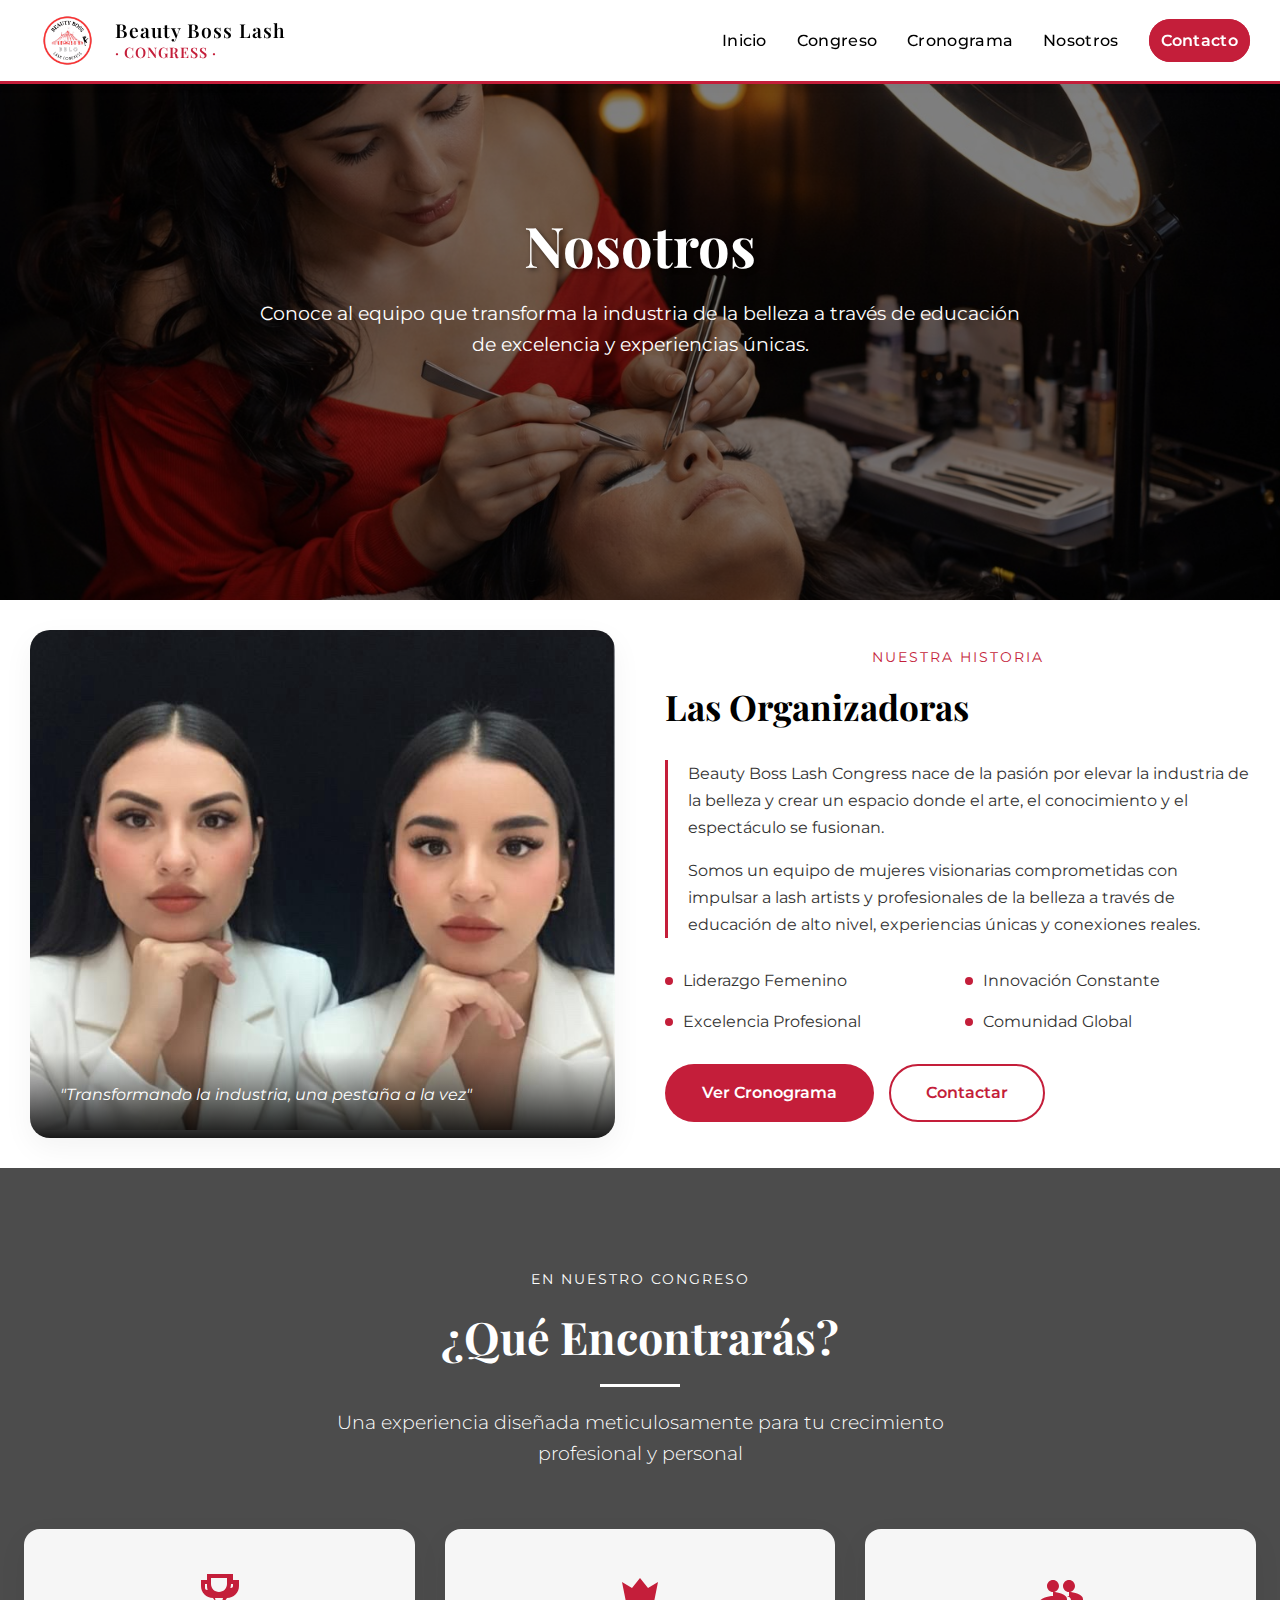
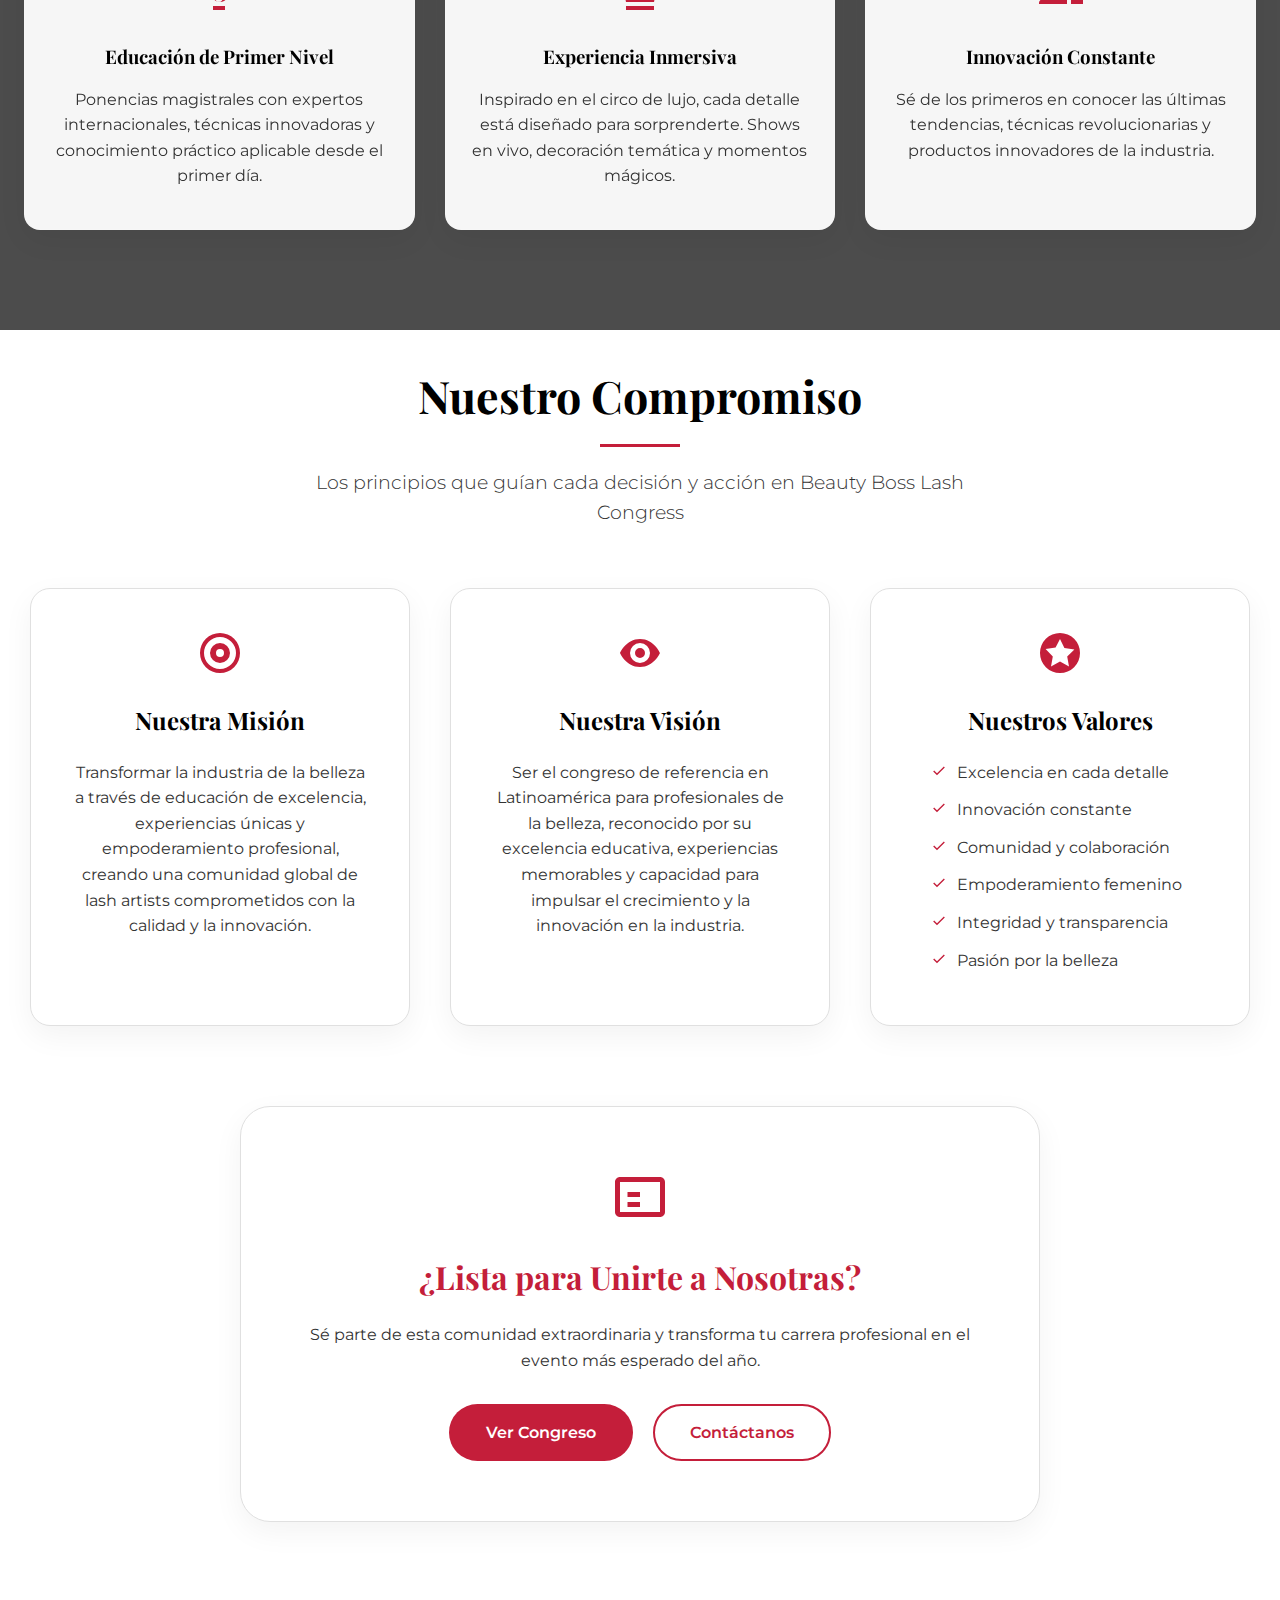
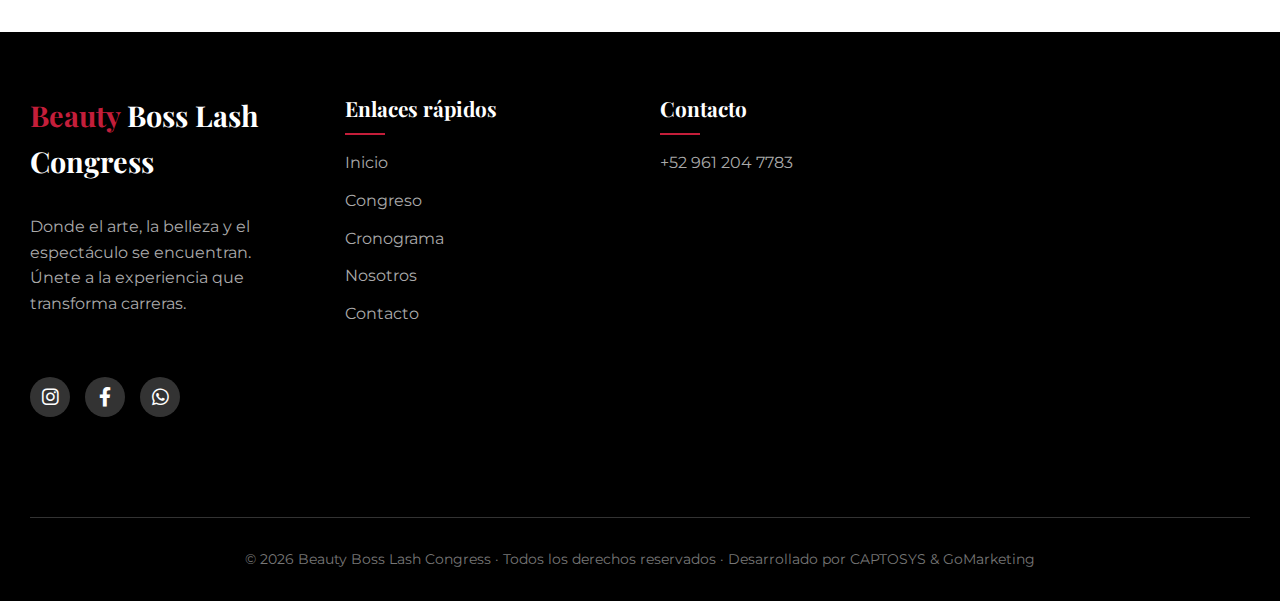
<file: pages/nosotros.html>
<!DOCTYPE html>
<html lang="es">

<head>
  <meta charset="UTF-8" />
  <meta name="viewport" content="width=device-width, initial-scale=1.0" />
  <meta name="description"
    content="Conoce a las organizadoras del Beauty Boss Lash Congress - Un equipo de mujeres visionarias transformando la industria de la belleza" />
  <title>Nosotros - Beauty Boss Lash Congress</title>

  <!-- FUENTES Y FONT AWESOME -->
  <link rel="stylesheet" href="https://cdnjs.cloudflare.com/ajax/libs/font-awesome/6.0.0-beta3/css/all.min.css">
  <link rel="preconnect" href="https://fonts.googleapis.com">
  <link rel="preconnect" href="https://fonts.gstatic.com" crossorigin>
  <link
    href="https://fonts.googleapis.com/css2?family=Playfair+Display:wght@400;500;600;700&family=Montserrat:wght@300;400;500;600;700&display=swap"
    rel="stylesheet">

  <style>
    /* ===== RESET Y VARIABLES GLOBALES ===== */
    * {
      margin: 0;
      padding: 0;
      box-sizing: border-box;
    }

    :root {
      --red: #C41E3A;
      --black: #000000;
      --white: #FFFFFF;
      --gray-light: #F5F5F5;
      --gray-medium: #E0E0E0;
      --gray-dark: #333333;
      --shadow: 0 10px 30px rgba(0, 0, 0, 0.05);
    }

    body {
      font-family: 'Montserrat', sans-serif;
      background-color: var(--white);
      color: var(--black);
      line-height: 1.6;
      overflow-x: hidden;
    }

    h1,
    h2,
    h3,
    h4 {
      font-family: 'Playfair Display', serif;
      font-weight: 700;
    }

    .container {
      max-width: 1280px;
      margin: 0 auto;
      padding: 0 24px;
    }

    /* ===== LOADER ===== */
    .loader-overlay {
      position: fixed;
      top: 0;
      left: 0;
      width: 100%;
      height: 100%;
      background: rgba(0, 0, 0, 0.85);
      backdrop-filter: blur(5px);
      display: flex;
      justify-content: center;
      align-items: center;
      z-index: 99999;
      transition: opacity 0.5s ease, visibility 0.5s;
    }

    .loader-overlay.hidden {
      opacity: 0;
      visibility: hidden;
    }

    .spinner {
      width: 80px;
      height: 80px;
      border: 6px solid rgba(255, 255, 255, 0.2);
      border-top-color: var(--red);
      border-radius: 50%;
      animation: spin 1s linear infinite;
    }

    @keyframes spin {
      to {
        transform: rotate(360deg);
      }
    }

    /* ===== MODAL (opcional) ===== */
    .modal-overlay {
      position: fixed;
      top: 0;
      left: 0;
      width: 100%;
      height: 100%;
      background: rgba(0, 0, 0, 0.8);
      backdrop-filter: blur(5px);
      display: flex;
      justify-content: center;
      align-items: center;
      z-index: 100000;
      opacity: 0;
      visibility: hidden;
      transition: all 0.3s ease;
    }

    .modal-overlay.active {
      opacity: 1;
      visibility: visible;
    }

    .modal-content {
      background: var(--white);
      max-width: 600px;
      width: 90%;
      max-height: 80vh;
      overflow-y: auto;
      border-radius: 20px;
      padding: 30px;
      position: relative;
      box-shadow: 0 20px 40px rgba(0, 0, 0, 0.3);
    }

    .modal-close {
      position: absolute;
      top: 15px;
      right: 15px;
      font-size: 1.5rem;
      color: var(--gray-dark);
      cursor: pointer;
      transition: color 0.3s;
    }

    .modal-close:hover {
      color: var(--red);
    }

    /* ===== HERO CON TEXTO SUPERPUESTO ===== */
    .hero {
      position: relative;
      background-image: url('/assets/img/congreso.jpg');
      background-size: cover;
      background-position: center;
      background-repeat: no-repeat;
      min-height: 600px;
      display: flex;
      align-items: center;
      justify-content: center;
      text-align: center;
      color: var(--white);
      isolation: isolate;
    }

    .hero::before {
      content: '';
      position: absolute;
      inset: 0;
      background-color: rgba(0, 0, 0, 0.5);
      z-index: -1;
    }

    .hero-content {
      max-width: 800px;
      padding: 20px;
    }

    .hero-title {
      font-size: 3.5rem;
      font-weight: 700;
      line-height: 1.2;
      margin-bottom: 20px;
      text-shadow: 2px 2px 4px rgba(0, 0, 0, 0.5);
    }

    .hero-description {
      font-size: 1.2rem;
      margin-bottom: 30px;
    }

    /* ===== BOTONES ===== */
    .btn {
      display: inline-block;
      padding: 14px 35px;
      border-radius: 50px;
      text-decoration: none;
      font-weight: 600;
      transition: all 0.3s ease;
      border: 2px solid transparent;
    }

    .btn-red {
      background-color: var(--red);
      color: var(--white);
    }

    .btn-red:hover {
      background-color: var(--white);
      color: var(--red);
      border-color: var(--red);
    }

    .btn-outline {
      background-color: transparent;
      border: 2px solid var(--red);
      color: var(--red);
    }

    .btn-outline:hover {
      background-color: var(--red);
      color: var(--white);
    }

    /* ===== TÍTULOS DE SECCIÓN ===== */
    .section-title {
      font-size: 2.8rem;
      color: var(--black);
      margin-bottom: 20px;
      position: relative;
      padding-bottom: 15px;
      text-align: center;
    }

    .section-title::after {
      content: '';
      position: absolute;
      bottom: 0;
      left: 50%;
      transform: translateX(-50%);
      width: 80px;
      height: 3px;
      background-color: var(--red);
    }

    .section-subtitle {
      font-size: 1.2rem;
      color: var(--gray-dark);
      max-width: 700px;
      margin: 0 auto 50px;
      font-weight: 300;
      text-align: center;
    }

    .eyebrow {
      color: var(--red);
      text-transform: uppercase;
      letter-spacing: 2px;
      font-size: 0.9rem;
      display: block;
      margin-bottom: 10px;
      text-align: center;
    }

    /* ===== ICONOS SVG ===== */
    .icon-svg {
      width: 48px;
      height: 48px;
      fill: var(--red);
      transition: fill 0.3s ease;
      display: block;
      margin: 0 auto 1.5rem;
    }

    /* ===== TARJETAS ===== */
    .grid {
      display: grid;
      grid-template-columns: repeat(auto-fit, minmax(300px, 1fr));
      gap: 30px;
    }

    .value-card {
      background: var(--white);
      border-radius: 16px;
      padding: 2.5rem 1.5rem;
      border: 1px solid var(--gray-medium);
      height: 100%;
      transition: all 0.3s ease;
      box-shadow: var(--shadow);
      text-align: center;
    }

    .value-card:hover {
      transform: translateY(-5px);
      border-color: var(--red);
      box-shadow: 0 15px 40px rgba(0, 0, 0, 0.1);
    }

    .value-card h3 {
      color: var(--black);
      margin: 15px 0;
    }

    .value-card p {
      color: var(--gray-dark);
    }

    /* ===== MISIÓN, VISIÓN, VALORES ===== */
    .mvv-card {
      display: flex;
      flex-direction: column;
      height: 100%;
      text-align: center;
      padding: 40px;
      background: var(--white);
      border-radius: 20px;
      border: 1px solid var(--gray-medium);
      box-shadow: var(--shadow);
      transition: transform 0.3s ease;
    }

    .mvv-card:hover {
      transform: translateY(-5px);
      border-color: var(--red);
    }

    .mvv-card h3 {
      color: var(--black);
      font-size: 1.5rem;
      margin-bottom: 20px;
    }

    .mvv-card p,
    .mvv-card span {
      color: var(--gray-dark);
    }

    .value-list {
      text-align: left;
      padding-left: 20px;
    }

    .value-item {
      display: flex;
      align-items: flex-start;
      gap: 10px;
      margin-bottom: 12px;
    }

    .value-item svg {
      flex-shrink: 0;
      margin-top: 3px;
      stroke: var(--red);
      width: 16px;
      height: 16px;
    }

    /* ===== QUIÉNES SOMOS (grid de 2 columnas) ===== */
    .grid-2 {
      display: grid;
      grid-template-columns: 1fr 1fr;
      gap: 50px;
      align-items: center;
    }

    /* ===== CTA FINAL ===== */
    .cta-card {
      background: var(--white);
      padding: 60px 40px;
      border-radius: 30px;
      border: 1px solid var(--gray-medium);
      max-width: 800px;
      margin: 0 auto;
      box-shadow: var(--shadow);
      text-align: center;
    }

    .cta-card h3 {
      color: var(--red);
      font-size: 2rem;
      margin-bottom: 20px;
    }

    .cta-card p {
      color: var(--gray-dark);
      margin-bottom: 30px;
    }

    /* ===== SECCIÓN PARALLAX ===== */
    .parallax-section {
      position: relative;
      background-image: url('/assets/img/parlax2.jpg');
      background-attachment: fixed;
      background-size: cover;
      background-position: center;
      background-repeat: no-repeat;
      padding: 100px 0;
      isolation: isolate;
    }

    .parallax-section::before {
      content: '';
      position: absolute;
      inset: 0;
      background-color: rgba(0, 0, 0, 0.7);
      z-index: 1;
    }

    .parallax-section .container {
      position: relative;
      z-index: 2;
    }

    .parallax-section .section-title,
    .parallax-section .section-subtitle,
    .parallax-section .eyebrow {
      color: var(--white);
    }

    .parallax-section .section-title::after {
      background-color: var(--white);
    }

    .parallax-section .value-card {
      background: rgba(255, 255, 255, 0.95);
      backdrop-filter: blur(5px);
      border-color: rgba(255, 255, 255, 0.2);
    }

    /* ===== RESPONSIVE ===== */
    @media (max-width: 1024px) {
      .hero {
        min-height: 500px;
      }
    }

    @media (max-width: 768px) {
      .hero-title {
        font-size: 2.5rem;
      }

      .hero-description {
        font-size: 1rem;
      }

      .section-title {
        font-size: 2rem;
      }

      .hero {
        padding-top: 3rem;
        min-height: 400px;
      }

      .grid-2 {
        grid-template-columns: 1fr;
      }

      .cta-card {
        padding: 40px 20px;
      }

      .cta-card h3 {
        font-size: 1.5rem;
      }

      .parallax-section {
        background-attachment: scroll;
      }
    }

    @media (max-width: 480px) {
      .hero {
        /* padding-top: 2rem; */
        min-height: 300px;
      }

      .btn {
        padding: 12px 25px;
      }

      .hero-title {
        font-size: 2rem;
      }

      .section-block {
        margin: 1rem 0;
      }
    }
  </style>
</head>

<body>
  <!-- LOADER -->
  <div class="loader-overlay" id="loader">
    <div class="spinner"></div>
  </div>

  <!-- MODAL (opcional) -->
  <div class="modal-overlay" id="modal">
    <div class="modal-content" id="modalContent">
      <i class="fas fa-times modal-close" id="modalClose"></i>
      <div id="modalBody"></div>
    </div>
  </div>

  <!-- CONTENEDOR PARA HEADER -->
  <div id="header"></div>

  <main>
    <!-- HERO CON TEXTO SUPERPUESTO -->
    <section class="hero">
      <div class="hero-content">
        <h1 class="hero-title">Nosotros</h1>
        <p class="hero-description">
          Conoce al equipo que transforma la industria de la belleza a través de educación de excelencia y experiencias
          únicas.
        </p>
      </div>
    </section>

    <!-- QUIÉNES SOMOS -->
    <section class="container section-block" style="padding: 30px;">
      <div class="grid-2">
        <div>
          <div style="position: relative; border-radius: 20px; overflow: hidden; box-shadow: var(--shadow);">
            <img src="/assets/img/organizadoras.jpeg" alt="Organizadoras Beauty Boss Lash Congress"
              style="width: 100%; height: 500px; object-fit: cover;">
            <div style="position: absolute; bottom: 0; left: 0; right: 0; padding: 30px; 
                       background: linear-gradient(transparent, rgba(0, 0, 0, 0.9));">
              <p style="color: var(--white); margin: 0; font-style: italic;">"Transformando la industria, una pestaña a
                la vez"</p>
            </div>
          </div>
        </div>
        <div>
          <span class="eyebrow">Nuestra Historia</span>
          <h2 style="color: var(--black); margin-bottom: 25px; font-size: 2.2rem;">Las Organizadoras</h2>
          <div style="margin-bottom: 25px; padding-left: 20px; border-left: 3px solid var(--red);">
            <p style="color: var(--gray-dark); line-height: 1.7; margin-bottom: 15px;">
              Beauty Boss Lash Congress nace de la pasión por elevar la industria de la belleza
              y crear un espacio donde el arte, el conocimiento y el espectáculo se fusionan.
            </p>
            <p style="color: var(--gray-dark); line-height: 1.7;">
              Somos un equipo de mujeres visionarias comprometidas con impulsar a lash artists
              y profesionales de la belleza a través de educación de alto nivel,
              experiencias únicas y conexiones reales.
            </p>
          </div>
          <div style="display: grid; grid-template-columns: repeat(2, 1fr); gap: 15px; margin: 30px 0;">
            <div style="display: flex; align-items: center; gap: 10px;">
              <div style="width: 8px; height: 8px; background: var(--red); border-radius: 50%;"></div>
              <span style="color: var(--gray-dark);">Liderazgo Femenino</span>
            </div>
            <div style="display: flex; align-items: center; gap: 10px;">
              <div style="width: 8px; height: 8px; background: var(--red); border-radius: 50%;"></div>
              <span style="color: var(--gray-dark);">Innovación Constante</span>
            </div>
            <div style="display: flex; align-items: center; gap: 10px;">
              <div style="width: 8px; height: 8px; background: var(--red); border-radius: 50%;"></div>
              <span style="color: var(--gray-dark);">Excelencia Profesional</span>
            </div>
            <div style="display: flex; align-items: center; gap: 10px;">
              <div style="width: 8px; height: 8px; background: var(--red); border-radius: 50%;"></div>
              <span style="color: var(--gray-dark);">Comunidad Global</span>
            </div>
          </div>
          <div style="display: flex; gap: 15px; margin-top: 30px; flex-wrap: wrap; justify-content: flex-start;">
            <a href="/pages/cronograma.html" class="btn btn-red">Ver Cronograma</a>
            <a href="/pages/contacto.html" class="btn btn-outline">Contactar</a>
          </div>
        </div>
      </div>
    </section>

    <!-- LO QUE ENCONTRARÁS (con parallax) -->
    <section class="parallax-section">
      <div class="container">
        <div class="text-center" style="margin-bottom: 60px;">
          <span class="eyebrow">En Nuestro Congreso</span>
          <h2 class="section-title">¿Qué Encontrarás?</h2>
          <p class="section-subtitle">
            Una experiencia diseñada meticulosamente para tu crecimiento profesional y personal
          </p>
        </div>

        <div class="grid">
          <!-- Educación de Primer Nivel -->
          <div class="value-card">
            <svg class="icon-svg" viewBox="0 0 24 24">
              <path
                d="M18 2H6v3H3v3c0 3.31 2.69 6 6 6 .7 1.19 1.98 2 3.5 2s2.8-.81 3.5-2c3.31 0 6-2.69 6-6V5h-3V2zm-2 2v3c0 2.21-1.79 4-4 4s-4-1.79-4-4V4h8zM5 8V7h1v1c0 .7.11 1.37.3 2H6c-.55 0-1-.45-1-1zm14 0c0 .55-.45 1-1 1h-.3c.19-.63.3-1.3.3-2V7h1v1zm-7 8c-1.1 0-2-.9-2-2h4c0 1.1-.9 2-2 2zm-3 2h6v2H9v-2z" />
            </svg>
            <h3>Educación de Primer Nivel</h3>
            <p>Ponencias magistrales con expertos internacionales, técnicas innovadoras y conocimiento práctico
              aplicable desde el primer día.</p>
          </div>

          <!-- Experiencia Inmersiva -->
          <div class="value-card">
            <svg class="icon-svg" viewBox="0 0 24 24">
              <path d="M5 16L3 6l5 3 4-5 4 5 5-3-2 10H5zm0 2h14v2H5v-2z" />
            </svg>
            <h3>Experiencia Inmersiva</h3>
            <p>Inspirado en el circo de lujo, cada detalle está diseñado para sorprenderte. Shows en vivo, decoración
              temática y momentos mágicos.</p>
          </div>

          <!-- Innovación Constante -->
          <div class="value-card">
            <svg class="icon-svg" viewBox="0 0 24 24">
              <path
                d="M16 11c1.66 0 2.99-1.34 2.99-3S17.66 5 16 5c-1.66 0-3 1.34-3 3s1.34 3 3 3zm-8 0c1.66 0 2.99-1.34 2.99-3S9.66 5 8 5C6.34 5 5 6.34 5 8s1.34 3 3 3zm0 2c-2.33 0-7 1.17-7 3.5V17h14v-2.5c0-2.33-4.67-3.5-7-3.5zm8 0c-.29 0-.62.02-1 .05 1.16.38 2 1.06 2 1.95V17h6v-2.5c0-2.33-4.67-3.5-7-3.5z" />
            </svg>
            <h3>Innovación Constante</h3>
            <p>Sé de los primeros en conocer las últimas tendencias, técnicas revolucionarias y productos innovadores de
              la industria.</p>
          </div>
        </div>
      </div>
    </section>

    <!-- NUESTRA MISIÓN Y VISIÓN -->
    <section class="container section-block" style="padding: 30px;">
      <div class="text-center" style="margin-bottom: 60px;">
        <h2 class="section-title">Nuestro Compromiso</h2>
        <p class="section-subtitle">
          Los principios que guían cada decisión y acción en Beauty Boss Lash Congress
        </p>
      </div>

      <div style="display: grid; grid-template-columns: repeat(auto-fit, minmax(320px, 1fr)); gap: 40px;">
        <!-- MISIÓN -->
        <div class="mvv-card">
          <svg class="icon-svg" viewBox="0 0 24 24">
            <path
              d="M12 2a10 10 0 100 20 10 10 0 000-20zm0 2a8 8 0 110 16 8 8 0 010-16zm0 3a5 5 0 100 10 5 5 0 000-10zm0 3a2 2 0 110 4 2 2 0 010-4z" />
          </svg>

          <h3>Nuestra Misión</h3>
          <p>
            Transformar la industria de la belleza a través de educación de excelencia,
            experiencias únicas y empoderamiento profesional, creando una comunidad global
            de lash artists comprometidos con la calidad y la innovación.
          </p>
        </div>

        <!-- VISIÓN -->
        <div class="mvv-card">
          <svg class="icon-svg" viewBox="0 0 24 24">
            <path
              d="M12 5c-7 0-10 7-10 7s3 7 10 7 10-7 10-7-3-7-10-7zm0 12a5 5 0 110-10 5 5 0 010 10zm0-2.5a2.5 2.5 0 100-5 2.5 2.5 0 000 5z" />
          </svg>

          <h3>Nuestra Visión</h3>
          <p>
            Ser el congreso de referencia en Latinoamérica para profesionales de la belleza,
            reconocido por su excelencia educativa, experiencias memorables y capacidad
            para impulsar el crecimiento y la innovación en la industria.
          </p>
        </div>

        <!-- VALORES -->
        <div class="mvv-card">
          <svg class="icon-svg" viewBox="0 0 24 24">
            <path
              d="M12 2a10 10 0 100 20 10 10 0 000-20zm0 3l2.2 4.5 5 .7-3.6 3.5.9 5-4.5-2.4-4.5 2.4.9-5L4.8 10l5-.7L12 5z" />
          </svg>

          <h3>Nuestros Valores</h3>
          <div class="value-list">
            <div class="value-item">
              <svg viewBox="0 0 24 24" fill="none" stroke="var(--red)" stroke-width="2">
                <polyline points="20 6 9 17 4 12" />
              </svg>
              <span>Excelencia en cada detalle</span>
            </div>
            <div class="value-item">
              <svg viewBox="0 0 24 24" fill="none" stroke="var(--red)" stroke-width="2">
                <polyline points="20 6 9 17 4 12" />
              </svg>
              <span>Innovación constante</span>
            </div>
            <div class="value-item">
              <svg viewBox="0 0 24 24" fill="none" stroke="var(--red)" stroke-width="2">
                <polyline points="20 6 9 17 4 12" />
              </svg>
              <span>Comunidad y colaboración</span>
            </div>
            <div class="value-item">
              <svg viewBox="0 0 24 24" fill="none" stroke="var(--red)" stroke-width="2">
                <polyline points="20 6 9 17 4 12" />
              </svg>
              <span>Empoderamiento femenino</span>
            </div>
            <div class="value-item">
              <svg viewBox="0 0 24 24" fill="none" stroke="var(--red)" stroke-width="2">
                <polyline points="20 6 9 17 4 12" />
              </svg>
              <span>Integridad y transparencia</span>
            </div>
            <div class="value-item">
              <svg viewBox="0 0 24 24" fill="none" stroke="var(--red)" stroke-width="2">
                <polyline points="20 6 9 17 4 12" />
              </svg>
              <span>Pasión por la belleza</span>
            </div>
          </div>
        </div>
      </div>

      <!-- CTA FINAL -->
      <div class="text-center" style="margin-top: 80px;">
        <div class="cta-card">
          <svg class="icon-svg" style="width: 60px; height: 60px;" viewBox="0 0 24 24">
            <path
              d="M20 4H4c-1.1 0-2 .9-2 2v12c0 1.1.9 2 2 2h16c1.1 0 2-.9 2-2V6c0-1.1-.9-2-2-2zm0 14H4V6h16v12zM7 10h5v2H7v-2zm0 4h5v2H7v-2z" />
          </svg>
          <h3>¿Lista para Unirte a Nosotras?</h3>
          <p>
            Sé parte de esta comunidad extraordinaria y transforma tu carrera
            profesional en el evento más esperado del año.
          </p>
          <div style="display: flex; gap: 20px; justify-content: center; flex-wrap: wrap;">
            <a href="/pages/congreso.html" class="btn btn-red">Ver Congreso</a>
            <a href="/pages/contacto.html" class="btn btn-outline">Contáctanos</a>
          </div>
        </div>
      </div>
    </section>
  </main>

  <!-- CONTENEDOR PARA FOOTER -->
  <div id="footer"></div>

  <!-- Script para cargar header y footer -->
  <script src="/js/include.js"></script>
  <script>
    // Ocultar loader cuando todo esté cargado
    window.addEventListener('load', function () {
      setTimeout(function () {
        document.getElementById('loader').classList.add('hidden');
      }, 500);
    });

    // Código del modal (opcional, por si se necesita)
    const modal = document.getElementById('modal');
    const modalClose = document.getElementById('modalClose');
    if (modalClose) {
      modalClose.addEventListener('click', function () {
        modal.classList.remove('active');
      });
    }
    window.addEventListener('click', function (e) {
      if (e.target === modal) {
        modal.classList.remove('active');
      }
    });
  </script>
</body>

</html>
</file>
